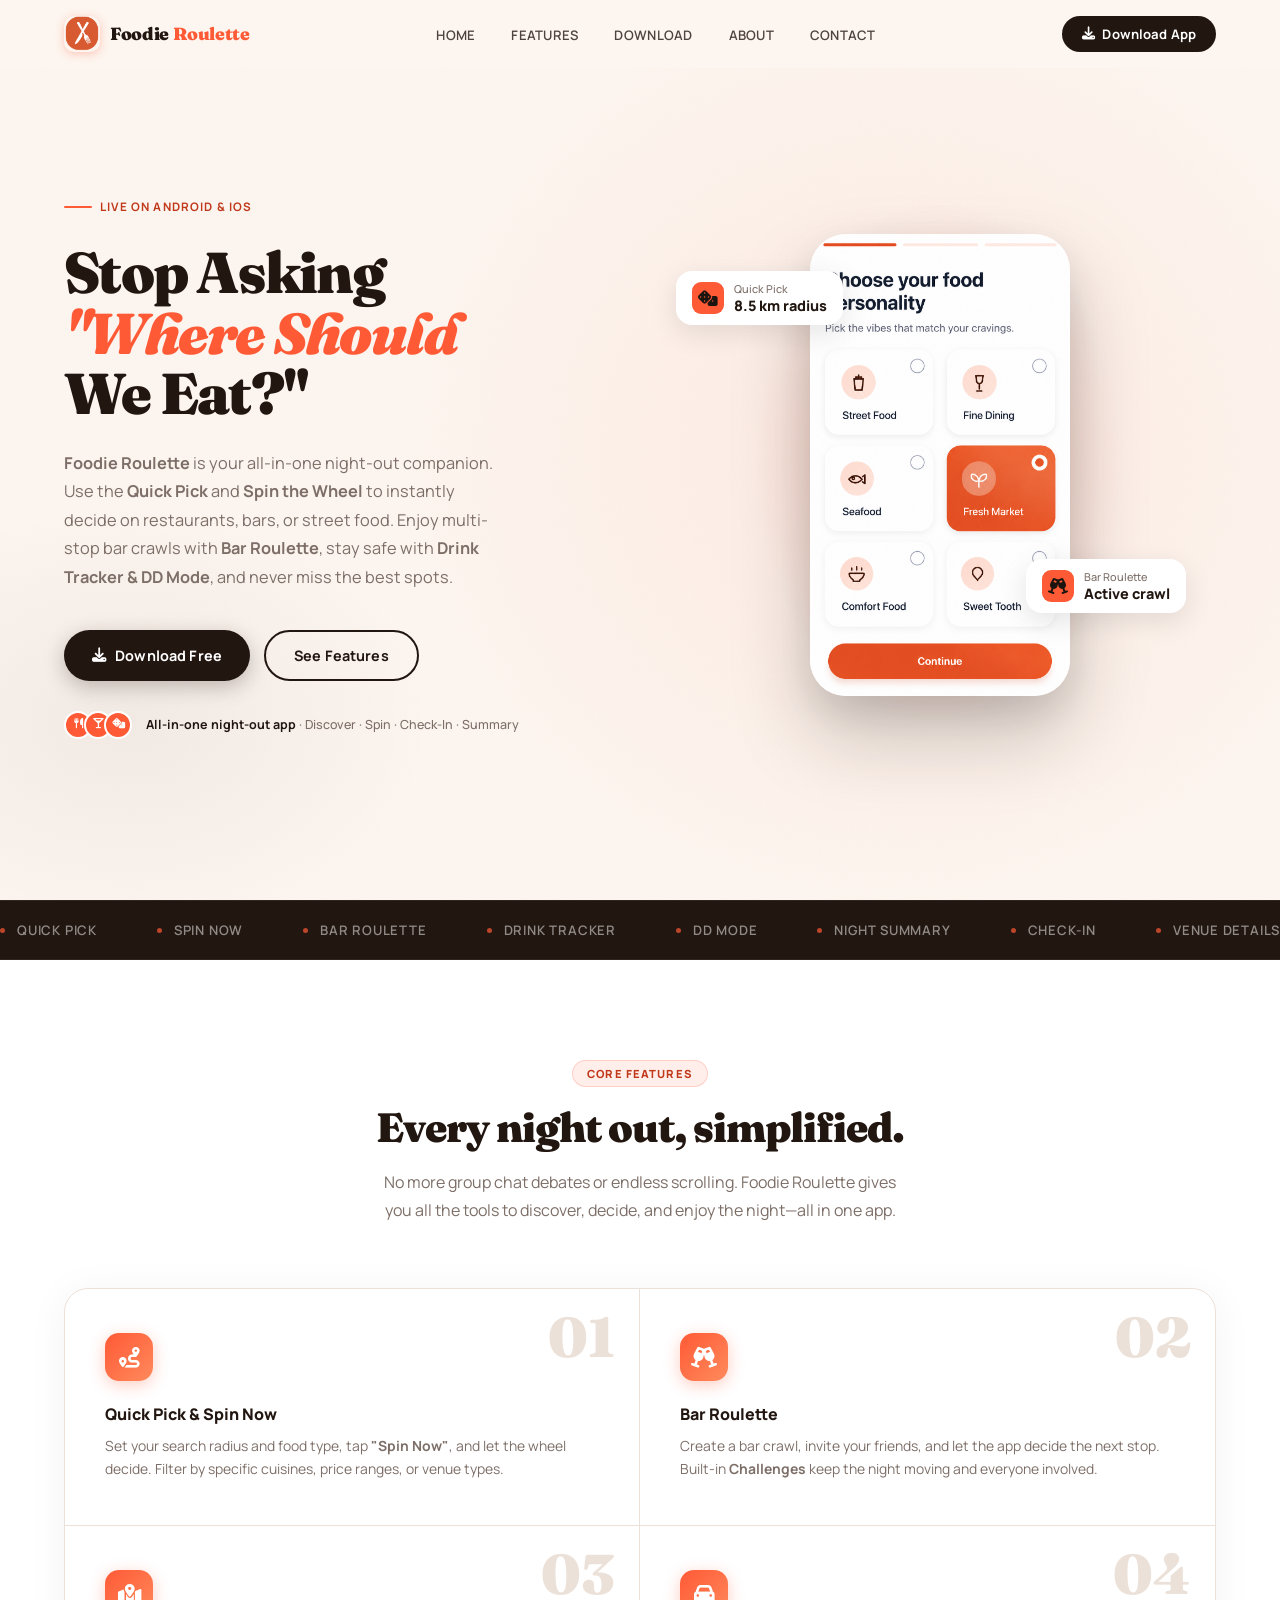
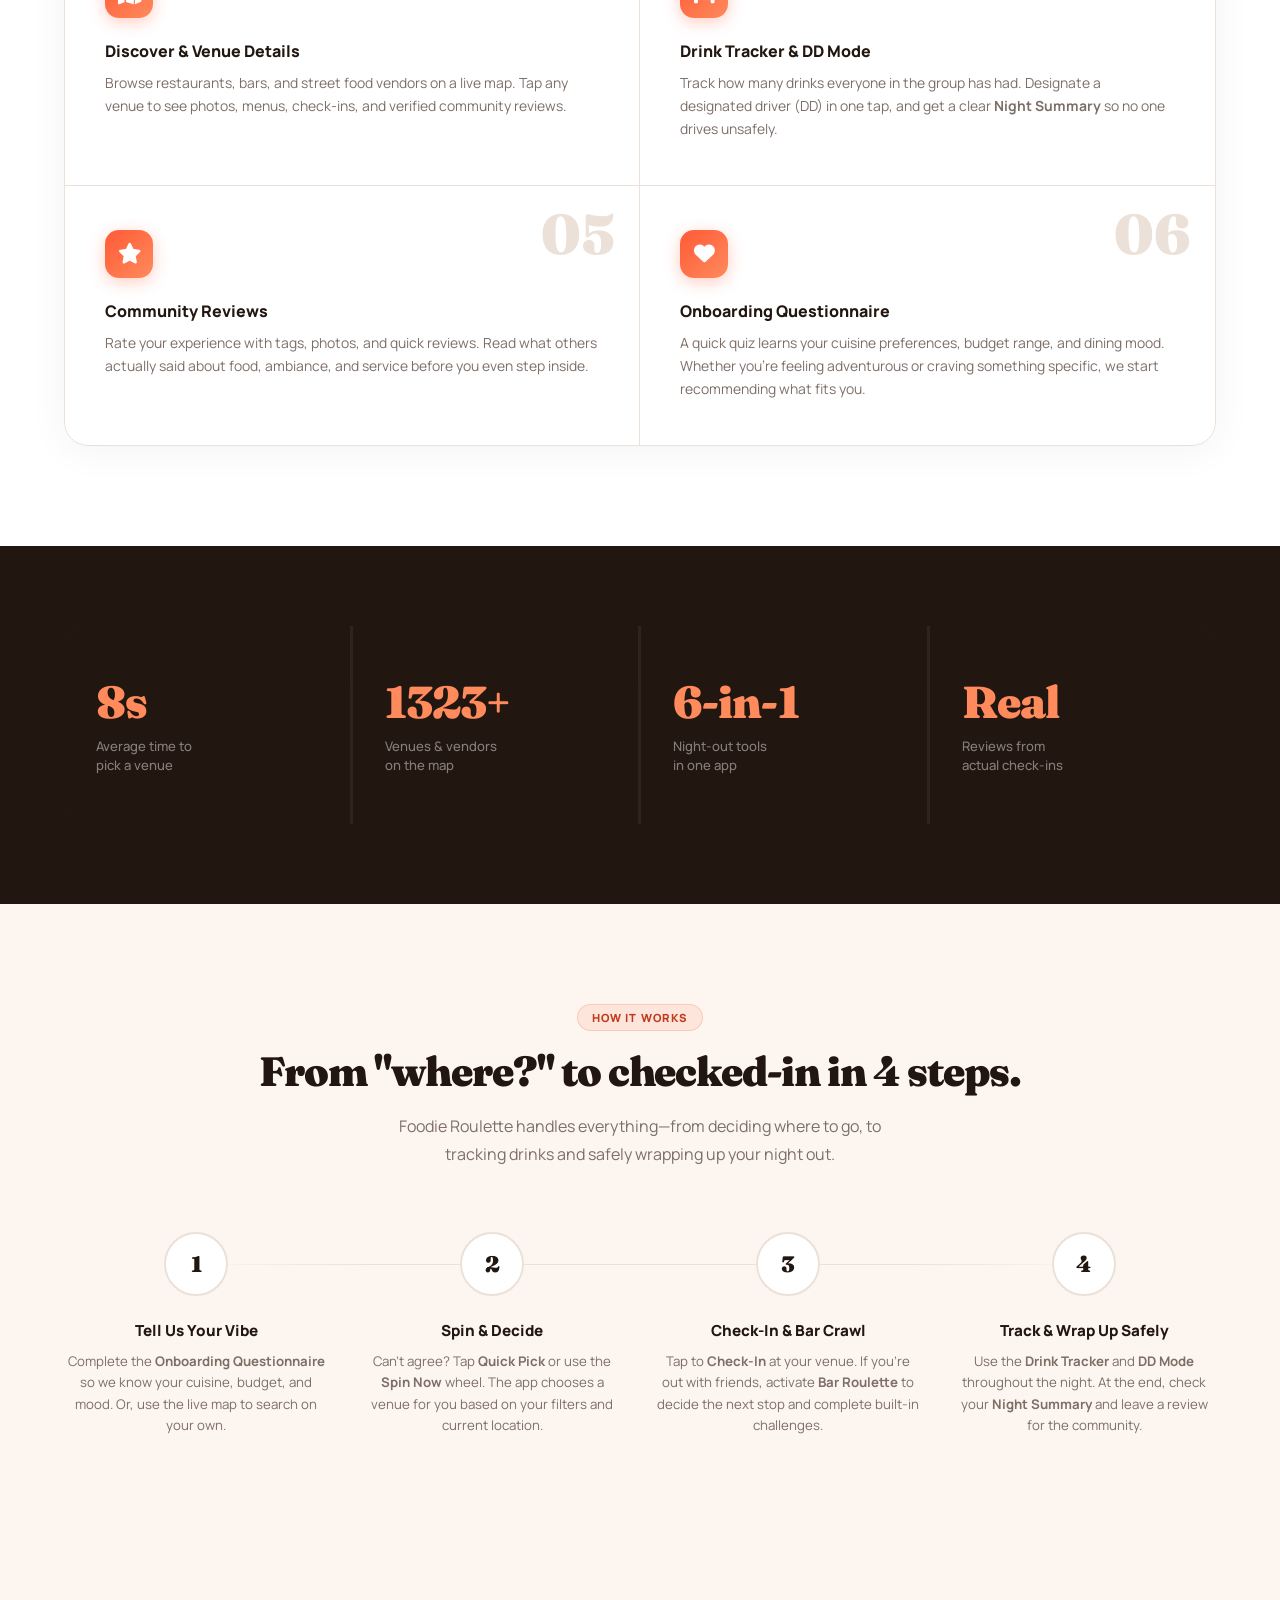
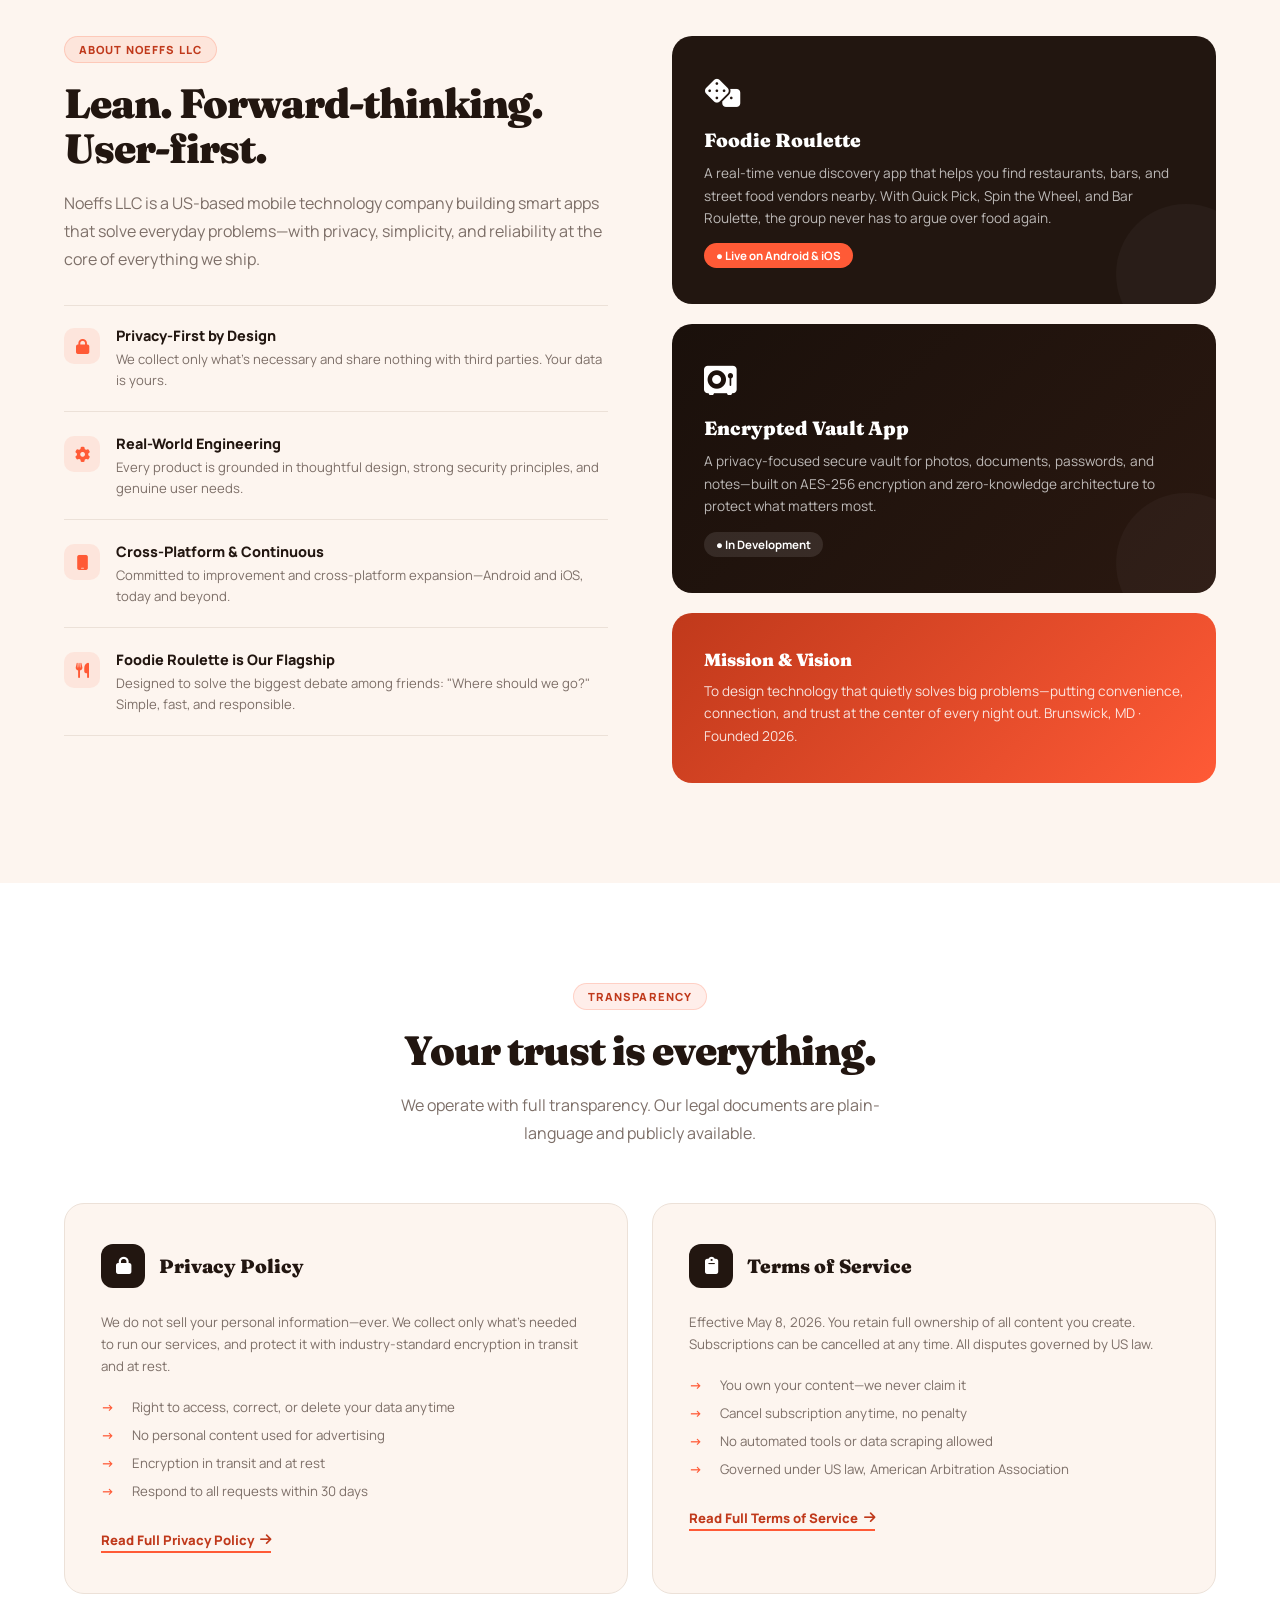
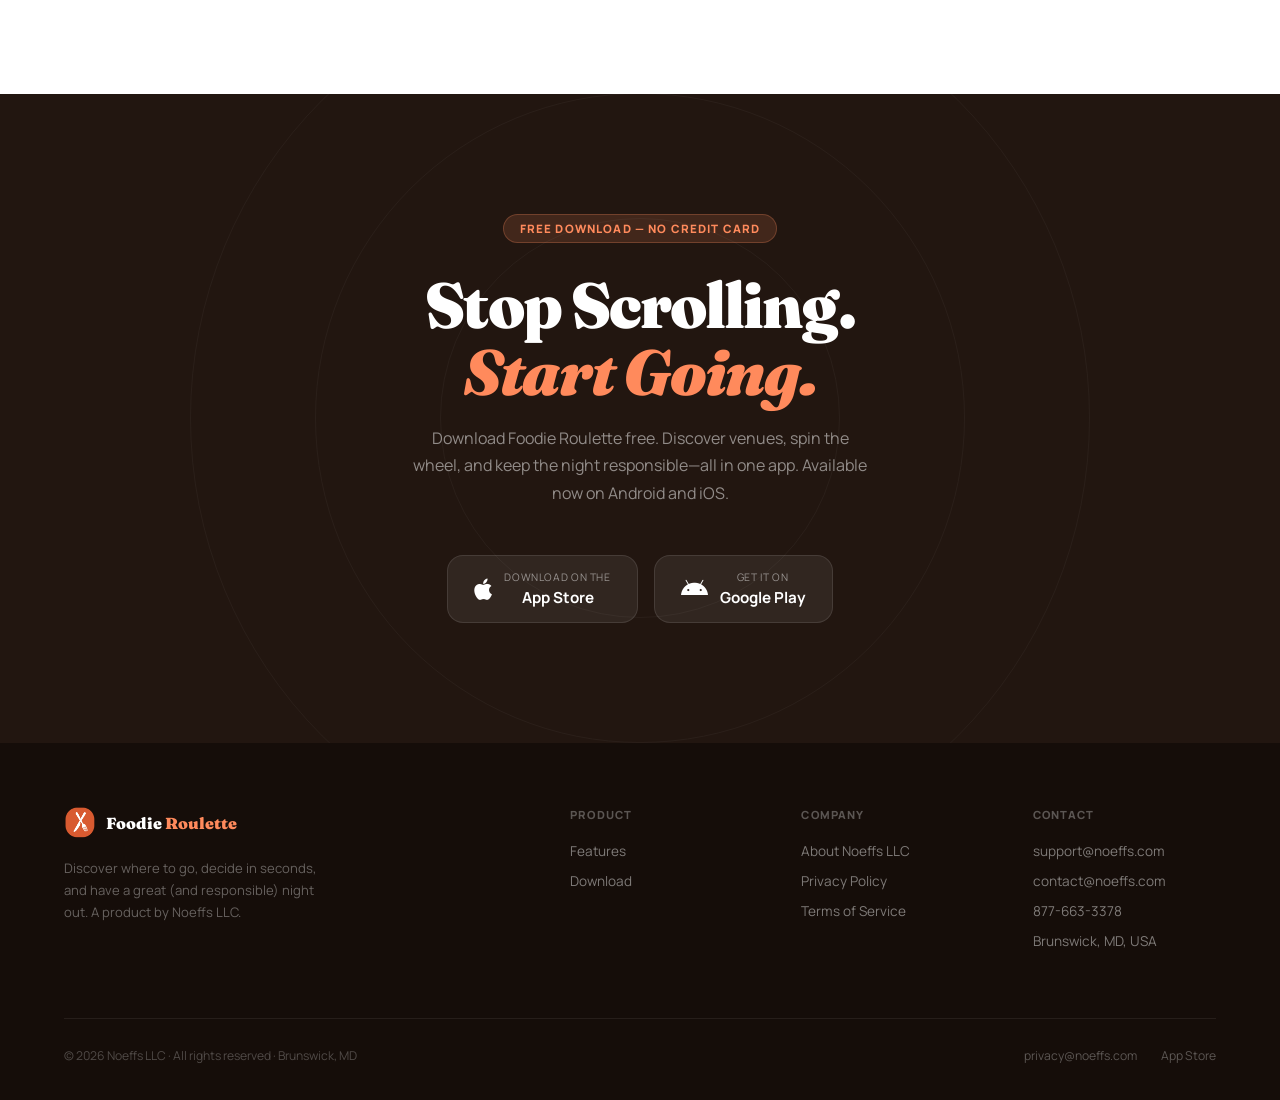
<file: index.html>
<!DOCTYPE html>
<html lang="en">

<head>
  <meta charset="UTF-8" />
  <meta name="viewport" content="width=device-width, initial-scale=1.0" />
  <title>Foodie Roulette — Discover Where To Go Tonight.</title>
  <link rel="preconnect" href="https://fonts.googleapis.com" />
  <link rel="preconnect" href="https://fonts.gstatic.com" crossorigin />
  <link
    href="https://fonts.googleapis.com/css2?family=Manrope:wght@300;400;500;600;700;800&family=Fraunces:ital,opsz,wght@0,9..144,300;0,9..144,700;0,9..144,900;1,9..144,300&display=swap"
    rel="stylesheet" />
  <link rel="stylesheet" href="https://cdnjs.cloudflare.com/ajax/libs/font-awesome/6.4.0/css/all.min.css" />
  <link rel="icon" href="./images/logo.png" alt="Foodie Roulette" />

  <style>
    /* SAME CSS AS YOUR ORIGINAL CODE - COPY YOUR EXISTING STYLES HERE */
    /* (I'm keeping your original CSS exactly as is, just updating the HTML content below) */
    *,
    *::before,
    *::after {
      box-sizing: border-box;
      margin: 0;
      padding: 0
    }

    html {
      scroll-behavior: smooth;
      font-size: 16px
    }

    body {
      font-family: 'Manrope', sans-serif;
      background: #fdf5ef;
      color: #1b140f;
      overflow-x: hidden;
      -webkit-font-smoothing: antialiased
    }

    :root {
      --g: #ff5a36;
      --g2: #ff8a5c;
      --g3: #c0391b;
      --n: #221610;
      --n2: #2f1f17;
      --off: #fdf5ef;
      --white: #ffffff;
      --muted: #7d6f68;
      --border: #ece1d8;
      --card: #ffffff;
    }

    ::-webkit-scrollbar {
      width: 6px
    }

    ::-webkit-scrollbar-track {
      background: #f3ece5
    }

    ::-webkit-scrollbar-thumb {
      background: var(--g);
      border-radius: 99px
    }

    .nav {
      position: fixed;
      top: 0;
      left: 0;
      right: 0;
      z-index: 200;
      display: flex;
      align-items: center;
      justify-content: space-between;
      padding: 0 5%;
      height: 68px;
      background: rgba(253, 245, 239, 0.88);
      backdrop-filter: blur(18px);
      -webkit-backdrop-filter: blur(18px);
      border-bottom: 1px solid transparent;
      transition: border-color .3s, box-shadow .3s;
    }

    .nav.stuck {
      border-color: var(--border);
      box-shadow: 0 2px 20px rgba(0, 0, 0, .06)
    }

    .nav-logo {
      display: flex;
      align-items: center;
      gap: 10px;
      text-decoration: none
    }

    .nav-logo img {
      width: 36px;
      height: 36px;
      border-radius: 10px;
      box-shadow: 0 2px 8px rgba(255, 90, 54, .3)
    }

    .nav-logo-text {
      font-family: 'Fraunces', serif;
      font-size: 1.1rem;
      font-weight: 900;
      color: var(--n);
      letter-spacing: -.02em
    }

    .nav-logo-text span {
      color: var(--g)
    }

    .nav-links {
      display: flex;
      gap: 36px;
      list-style: none
    }

    .nav-links a {
      text-decoration: none;
      color: var(--n);
      font-size: .82rem;
      font-weight: 600;
      letter-spacing: .02em;
      text-transform: uppercase;
      opacity: .6;
      transition: opacity .2s
    }

    .nav-links a:hover {
      opacity: 1
    }

    .nav-right {
      display: flex;
      align-items: center;
      gap: 14px
    }

    .nav-dl {
      display: flex;
      align-items: center;
      gap: 7px;
      background: var(--n);
      color: #fff;
      padding: 9px 20px;
      border-radius: 99px;
      text-decoration: none;
      font-size: .82rem;
      font-weight: 700;
      letter-spacing: .01em;
      transition: background .2s, transform .15s;
    }

    .nav-dl:hover {
      background: var(--g);
      transform: translateY(-1px)
    }

    .nav-dl svg {
      width: 14px;
      height: 14px;
      fill: #fff
    }

    .burger {
      display: none;
      flex-direction: column;
      gap: 5px;
      cursor: pointer;
      padding: 6px;
      background: none;
      border: none
    }

    .burger span {
      display: block;
      width: 22px;
      height: 2px;
      background: var(--n);
      border-radius: 2px;
      transition: .3s
    }

    .burger.open span:nth-child(1) {
      transform: translateY(7px) rotate(45deg)
    }

    .burger.open span:nth-child(2) {
      opacity: 0
    }

    .burger.open span:nth-child(3) {
      transform: translateY(-7px) rotate(-45deg)
    }

    .mobile-menu {
      display: none;
      position: fixed;
      inset: 68px 0 0;
      background: var(--white);
      z-index: 199;
      flex-direction: column;
      padding: 32px 6%;
      gap: 28px;
    }

    .mobile-menu.open {
      display: flex
    }

    .mobile-menu a {
      text-decoration: none;
      color: var(--n);
      font-size: 1.3rem;
      font-weight: 700;
      border-bottom: 1px solid var(--border);
      padding-bottom: 20px
    }

    .hero {
      min-height: 100vh;
      display: grid;
      grid-template-columns: 1fr 1fr;
      align-items: center;
      gap: 48px;
      padding: 110px 5% 80px;
      position: relative;
      overflow: hidden;
    }

    .hero-bg {
      position: absolute;
      inset: 0;
      pointer-events: none;
      background:
        radial-gradient(ellipse 60% 80% at 70% 50%, rgba(255, 90, 54, .07) 0%, transparent 65%),
        radial-gradient(ellipse 40% 40% at 10% 80%, rgba(34, 22, 16, .05) 0%, transparent 60%);
    }

    .hero-noise {
      position: absolute;
      inset: 0;
      pointer-events: none;
      opacity: .025;
      background-image: url("data:image/svg+xml,%3Csvg viewBox='0 0 256 256' xmlns='http://www.w3.org/2000/svg'%3E%3Cfilter id='n'%3E%3CfeTurbulence type='fractalNoise' baseFrequency='.9' numOctaves='4' stitchTiles='stitch'/%3E%3C/filter%3E%3Crect width='100%25' height='100%25' filter='url(%23n)'/%3E%3C/svg%3E");
      background-size: 200px 200px;
    }

    .hero-left {
      position: relative;
      z-index: 2
    }

    .hero-eyebrow {
      display: inline-flex;
      align-items: center;
      gap: 8px;
      margin-bottom: 28px;
      font-size: .73rem;
      font-weight: 700;
      letter-spacing: .1em;
      text-transform: uppercase;
      color: var(--g3);
      opacity: 0;
      animation: up .7s .1s ease forwards;
    }

    .hero-eyebrow::before {
      content: '';
      display: block;
      width: 28px;
      height: 2px;
      background: var(--g);
      border-radius: 2px;
    }

    .hero-h1 {
      font-family: 'Fraunces', serif;
      font-size: clamp(2.8rem, 4.5vw, 4.4rem);
      font-weight: 900;
      line-height: 1.05;
      color: var(--n);
      letter-spacing: -.03em;
      margin-bottom: 24px;
      opacity: 0;
      animation: up .7s .2s ease forwards;
    }

    .hero-h1 em {
      font-style: italic;
      color: var(--g)
    }

    .hero-h1 .line2 {
      display: block;
      color: var(--g)
    }

    .hero-p {
      font-size: 1.02rem;
      color: var(--muted);
      line-height: 1.75;
      max-width: 440px;
      margin-bottom: 38px;
      font-weight: 400;
      opacity: 0;
      animation: up .7s .3s ease forwards;
    }

    .hero-actions {
      display: flex;
      gap: 14px;
      flex-wrap: wrap;
      opacity: 0;
      animation: up .7s .4s ease forwards;
    }

    .btn {
      display: inline-flex;
      align-items: center;
      gap: 9px;
      padding: 14px 28px;
      border-radius: 99px;
      font-size: .9rem;
      font-weight: 700;
      text-decoration: none;
      letter-spacing: .01em;
      transition: all .22s;
      cursor: pointer;
      border: none;
    }

    .btn-dark {
      background: var(--n);
      color: #fff;
      box-shadow: 0 6px 20px rgba(34, 22, 16, .25)
    }

    .btn-dark:hover {
      background: var(--n2);
      transform: translateY(-2px);
      box-shadow: 0 12px 28px rgba(34, 22, 16, .3)
    }

    .btn-outline {
      background: transparent;
      color: var(--n);
      border: 2px solid var(--n)
    }

    .btn-outline:hover {
      background: var(--n);
      color: #fff;
      transform: translateY(-2px)
    }

    .btn-green {
      background: var(--g);
      color: #fff;
      box-shadow: 0 6px 20px rgba(255, 90, 54, .3)
    }

    .btn-green:hover {
      background: var(--g3);
      transform: translateY(-2px);
      box-shadow: 0 12px 28px rgba(255, 90, 54, .4)
    }

    .hero-trust {
      display: flex;
      align-items: center;
      gap: 14px;
      margin-top: 30px;
      opacity: 0;
      animation: up .7s .5s ease forwards;
    }

    .hero-trust-dots {
      display: flex;
      gap: -4px
    }

    .hero-trust-dots span {
      width: 28px;
      height: 28px;
      border-radius: 50%;
      border: 2px solid #fff;
      background: var(--g);
      display: inline-flex;
      align-items: center;
      justify-content: center;
      font-size: .65rem;
      font-weight: 800;
      color: #fff;
      margin-left: -8px;
    }

    .hero-trust-dots span:first-child {
      margin-left: 0
    }

    .hero-trust p {
      font-size: .78rem;
      color: var(--muted);
      font-weight: 500
    }

    .hero-trust strong {
      color: var(--n);
      font-weight: 700
    }

    .hero-right {
      position: relative;
      z-index: 2;
      display: flex;
      justify-content: center;
      align-items: center;
      opacity: 0;
      animation: up .9s .3s ease forwards;
    }

    .phone-scene {
      position: relative;
      width: 300px
    }

    .phone-glow {
      position: absolute;
      inset: -40px;
      background: radial-gradient(ellipse at center, rgba(255, 90, 54, .2) 0%, transparent 70%);
      border-radius: 50%;
      animation: pulse 4s ease-in-out infinite;
    }

    @keyframes pulse {

      0%,
      100% {
        transform: scale(1);
        opacity: .6
      }

      50% {
        transform: scale(1.1);
        opacity: 1
      }
    }

    .phone-frame {
      position: relative;
      width: 260px;
      margin: 0 auto;
      animation: drift 7s ease-in-out infinite;
    }

    @keyframes drift {

      0%,
      100% {
        transform: translateY(0) rotate(-1.5deg)
      }

      50% {
        transform: translateY(-18px) rotate(1.5deg)
      }
    }

    .phone-frame img {
      width: 100%;
      border-radius: 36px;
      box-shadow:
        0 40px 80px rgba(34, 22, 16, .22),
        0 16px 40px rgba(0, 0, 0, .1),
        inset 0 0 0 1px rgba(255, 255, 255, .15);
      display: block;
    }

    .bubble {
      position: absolute;
      background: #fff;
      border-radius: 16px;
      box-shadow: 0 8px 28px rgba(0, 0, 0, .1);
      padding: 10px 16px;
      white-space: nowrap;
      display: flex;
      align-items: center;
      gap: 10px;
    }

    .bubble .icon {
      width: 32px;
      height: 32px;
      border-radius: 9px;
      background: var(--g);
      display: flex;
      align-items: center;
      justify-content: center;
      font-size: 1rem
    }

    .bubble .b-label {
      font-size: .68rem;
      color: var(--muted);
      font-weight: 500
    }

    .bubble .b-val {
      font-size: .9rem;
      font-weight: 800;
      color: var(--n)
    }

    .b1 {
      top: 8%;
      left: -38%;
      animation: bdrift 5s ease-in-out infinite
    }

    .b2 {
      bottom: 18%;
      right: -32%;
      animation: bdrift 6s 1s ease-in-out infinite reverse
    }

    @keyframes bdrift {

      0%,
      100% {
        transform: translateY(0)
      }

      50% {
        transform: translateY(-8px)
      }
    }

    .marquee-wrap {
      overflow: hidden;
      padding: 20px 0;
      background: var(--n);
      border-top: 1px solid rgba(255, 255, 255, .06);
      border-bottom: 1px solid rgba(255, 255, 255, .06);
    }

    .marquee-track {
      display: flex;
      gap: 60px;
      width: max-content;
      animation: marquee 22s linear infinite;
    }

    .marquee-item {
      display: flex;
      align-items: center;
      gap: 12px;
      color: rgba(255, 255, 255, .5);
      font-size: .82rem;
      font-weight: 600;
      letter-spacing: .06em;
      text-transform: uppercase;
      white-space: nowrap;
    }

    .marquee-dot {
      width: 5px;
      height: 5px;
      border-radius: 50%;
      background: var(--g);
      opacity: .7;
      flex-shrink: 0
    }

    @keyframes marquee {
      0% {
        transform: translateX(0)
      }

      100% {
        transform: translateX(-50%)
      }
    }

    section {
      padding: 100px 5%
    }

    .s-tag {
      display: inline-block;
      background: rgba(255, 90, 54, .1);
      color: var(--g3);
      padding: 5px 14px;
      border-radius: 99px;
      font-size: .7rem;
      font-weight: 800;
      text-transform: uppercase;
      letter-spacing: .1em;
      margin-bottom: 18px;
      border: 1px solid rgba(255, 90, 54, .2);
    }

    .s-title {
      font-family: 'Fraunces', serif;
      font-size: clamp(1.9rem, 3.2vw, 3rem);
      font-weight: 900;
      color: var(--n);
      line-height: 1.1;
      letter-spacing: -.025em;
      margin-bottom: 18px;
    }

    .s-sub {
      font-size: 1rem;
      color: var(--muted);
      line-height: 1.75;
      max-width: 540px
    }

    .center {
      text-align: center
    }

    .center .s-sub {
      margin: 0 auto
    }

    #features {
      background: #fff
    }

    .feat-grid {
      display: grid;
      grid-template-columns: 1fr 1fr;
      gap: 0;
      border: 1px solid var(--border);
      border-radius: 24px;
      overflow: hidden;
      margin-top: 64px;
      box-shadow: 0 4px 40px rgba(0, 0, 0, .05);
    }

    .feat-item {
      padding: 44px 40px;
      border-right: 1px solid var(--border);
      border-bottom: 1px solid var(--border);
      position: relative;
      overflow: hidden;
      transition: background .3s;
    }

    .feat-item:nth-child(even) {
      border-right: none
    }

    .feat-item:nth-child(5),
    .feat-item:nth-child(6) {
      border-bottom: none
    }

    .feat-item:hover {
      background: rgba(255, 90, 54, .03)
    }

    .feat-num {
      position: absolute;
      top: 20px;
      right: 24px;
      font-family: 'Fraunces', serif;
      font-size: 3.5rem;
      font-weight: 900;
      color: var(--border);
      line-height: 1;
      pointer-events: none;
    }

    .feat-icon-wrap {
      width: 48px;
      height: 48px;
      border-radius: 14px;
      background: linear-gradient(135deg, var(--g), var(--g2));
      display: flex;
      align-items: center;
      justify-content: center;
      font-size: 1.3rem;
      margin-bottom: 22px;
      box-shadow: 0 4px 16px rgba(255, 90, 54, .3);
    }

    .feat-name {
      font-size: 1rem;
      font-weight: 800;
      color: var(--n);
      margin-bottom: 10px
    }

    .feat-desc {
      font-size: .87rem;
      color: var(--muted);
      line-height: 1.65
    }

    .nums-section {
      background: var(--n);
      padding: 80px 5%;
    }

    .nums-grid {
      display: grid;
      grid-template-columns: repeat(4, 1fr);
      gap: 2px;
      background: rgba(255, 255, 255, .06);
      border-radius: 20px;
      overflow: hidden;
    }

    .num-block {
      padding: 48px 32px;
      background: var(--n);
      display: flex;
      flex-direction: column;
      gap: 8px;
      border-right: 1px solid rgba(255, 255, 255, .06);
    }

    .num-block:last-child {
      border-right: none
    }

    .num-val {
      font-family: 'Fraunces', serif;
      font-size: clamp(2.2rem, 3.5vw, 3.4rem);
      font-weight: 900;
      color: var(--g2);
      letter-spacing: -.02em;
    }

    .num-label {
      font-size: .82rem;
      color: rgba(255, 255, 255, .45);
      font-weight: 500;
      line-height: 1.5
    }

    #how {
      background: var(--off)
    }

    .steps-row {
      display: grid;
      grid-template-columns: repeat(4, 1fr);
      gap: 32px;
      margin-top: 64px;
      position: relative;
    }

    .steps-row::before {
      content: '';
      position: absolute;
      top: 32px;
      left: 10%;
      right: 10%;
      height: 1px;
      background: linear-gradient(90deg, transparent, var(--border) 20%, var(--border) 80%, transparent);
    }

    .step {
      text-align: center;
      position: relative
    }

    .step-num {
      width: 64px;
      height: 64px;
      border-radius: 50%;
      border: 2px solid var(--border);
      background: var(--white);
      display: flex;
      align-items: center;
      justify-content: center;
      margin: 0 auto 24px;
      font-family: 'Fraunces', serif;
      font-size: 1.4rem;
      font-weight: 900;
      color: var(--n);
      position: relative;
      z-index: 2;
      transition: all .3s;
    }

    .step:hover .step-num {
      background: var(--g);
      border-color: var(--g);
      color: #fff;
      transform: scale(1.1)
    }

    .step-title {
      font-size: .95rem;
      font-weight: 800;
      color: var(--n);
      margin-bottom: 10px
    }

    .step-desc {
      font-size: .83rem;
      color: var(--muted);
      line-height: 1.6
    }

    #compare {
      background: #fff
    }

    .tbl-wrap {
      overflow-x: auto;
      border-radius: 20px;
      box-shadow: 0 4px 40px rgba(0, 0, 0, .07);
      margin-top: 56px
    }

    table {
      width: 100%;
      border-collapse: collapse
    }

    thead tr {
      background: var(--n)
    }

    th {
      padding: 20px 22px;
      font-size: .78rem;
      font-weight: 700;
      text-align: center;
      color: rgba(255, 255, 255, .6);
      letter-spacing: .06em;
      text-transform: uppercase
    }

    th:first-child {
      text-align: left
    }

    th.hl {
      background: var(--g);
      color: #fff
    }

    tbody tr {
      border-bottom: 1px solid var(--border);
      transition: background .2s
    }

    tbody tr:last-child {
      border: none
    }

    tbody tr:hover {
      background: #fdf9f6
    }

    td {
      padding: 16px 22px;
      font-size: .86rem;
      text-align: center;
      color: var(--muted)
    }

    td:first-child {
      text-align: left;
      font-weight: 700;
      color: var(--n)
    }

    td.hl-cell {
      background: rgba(255, 90, 54, .05)
    }

    .ck {
      color: var(--g);
      font-weight: 800;
      font-size: .9rem
    }

    .no {
      color: #ddd0c5;
      font-size: .9rem
    }

    .pt {
      color: #e8a020;
      font-size: .75rem;
      font-weight: 700
    }

    #about {
      background: var(--off)
    }

    .about-2col {
      display: grid;
      grid-template-columns: 1fr 1fr;
      gap: 64px;
      align-items: start
    }

    .values-list {
      margin-top: 32px;
      display: flex;
      flex-direction: column;
      gap: 2px
    }

    .value-row {
      display: flex;
      align-items: flex-start;
      gap: 16px;
      padding: 20px 0;
      border-bottom: 1px solid var(--border);
    }

    .value-row:first-child {
      border-top: 1px solid var(--border)
    }

    .v-icon {
      width: 36px;
      height: 36px;
      border-radius: 10px;
      background: rgba(255, 90, 54, .1);
      display: flex;
      align-items: center;
      justify-content: center;
      font-size: .95rem;
      flex-shrink: 0;
      margin-top: 2px
    }

    .v-title {
      font-size: .9rem;
      font-weight: 800;
      color: var(--n);
      margin-bottom: 4px
    }

    .v-desc {
      font-size: .82rem;
      color: var(--muted);
      line-height: 1.6
    }

    .about-card-col {
      display: flex;
      flex-direction: column;
      gap: 20px
    }

    .a-card {
      background: var(--n);
      border-radius: 20px;
      padding: 36px 32px;
      color: #fff;
      position: relative;
      overflow: hidden;
    }

    .a-card::after {
      content: '';
      position: absolute;
      bottom: -40px;
      right: -40px;
      width: 140px;
      height: 140px;
      border-radius: 50%;
      background: rgba(255, 255, 255, .03);
    }

    .a-card-icon {
      font-size: 1.8rem;
      margin-bottom: 16px
    }

    .a-card-title {
      font-family: 'Fraunces', serif;
      font-size: 1.2rem;
      font-weight: 900;
      margin-bottom: 10px
    }

    .a-card-desc {
      font-size: .85rem;
      line-height: 1.65;
      opacity: .7
    }

    .a-badge {
      display: inline-flex;
      align-items: center;
      gap: 6px;
      background: var(--g);
      color: #fff;
      padding: 5px 12px;
      border-radius: 99px;
      font-size: .72rem;
      font-weight: 700;
      margin-top: 14px;
    }

    .a-badge.dim {
      background: rgba(255, 255, 255, .1)
    }

    .a-card2 {
      background: linear-gradient(135deg, var(--g3), var(--g));
      border-radius: 20px;
      padding: 36px 32px;
      color: #fff;
    }

    .a-card2-title {
      font-family: 'Fraunces', serif;
      font-size: 1.1rem;
      font-weight: 900;
      margin-bottom: 10px
    }

    .a-card2-desc {
      font-size: .85rem;
      line-height: 1.65;
      opacity: .85
    }

    #legal {
      background: #fff
    }

    .legal-2 {
      display: grid;
      grid-template-columns: 1fr 1fr;
      gap: 24px;
      margin-top: 56px
    }

    .leg-card {
      background: var(--off);
      border-radius: 20px;
      padding: 40px 36px;
      border: 1px solid var(--border);
      transition: border-color .25s, box-shadow .25s;
    }

    .leg-card:hover {
      border-color: rgba(255, 90, 54, .3);
      box-shadow: 0 8px 32px rgba(0, 0, 0, .06)
    }

    .leg-top {
      display: flex;
      align-items: center;
      gap: 14px;
      margin-bottom: 24px
    }

    .leg-ico {
      width: 44px;
      height: 44px;
      border-radius: 12px;
      background: var(--n);
      display: flex;
      align-items: center;
      justify-content: center;
      font-size: 1.1rem
    }

    .leg-head {
      font-family: 'Fraunces', serif;
      font-size: 1.2rem;
      font-weight: 900;
      color: var(--n)
    }

    .leg-sub {
      font-size: .83rem;
      color: var(--muted);
      line-height: 1.65;
      margin-bottom: 20px
    }

    .leg-points {
      list-style: none;
      display: flex;
      flex-direction: column;
      gap: 10px;
      margin-bottom: 28px
    }

    .leg-points li {
      display: flex;
      gap: 10px;
      font-size: .83rem;
      color: var(--muted)
    }

    .leg-points li::before {
      content: '→';
      color: var(--g);
      font-weight: 700;
      flex-shrink: 0;
      margin-right: 8px
    }

    .leg-btn {
      display: inline-flex;
      align-items: center;
      gap: 6px;
      color: var(--g3);
      font-size: .82rem;
      font-weight: 800;
      text-decoration: none;
      border-bottom: 2px solid var(--g);
      padding-bottom: 2px;
      transition: gap .2s;
    }

    .leg-btn:hover {
      gap: 12px
    }

    #cta {
      background: var(--n);
      padding: 120px 5%;
      text-align: center;
      position: relative;
      overflow: hidden;
    }

    .cta-ring {
      position: absolute;
      border-radius: 50%;
      border: 1px solid rgba(255, 255, 255, .04);
      pointer-events: none;
      top: 50%;
      left: 50%;
      transform: translate(-50%, -50%);
    }

    .cta-ring1 {
      width: 400px;
      height: 400px
    }

    .cta-ring2 {
      width: 650px;
      height: 650px
    }

    .cta-ring3 {
      width: 900px;
      height: 900px
    }

    .cta-tag {
      display: inline-block;
      background: rgba(255, 138, 92, .15);
      color: var(--g2);
      padding: 6px 16px;
      border-radius: 99px;
      font-size: .72rem;
      font-weight: 800;
      text-transform: uppercase;
      letter-spacing: .1em;
      margin-bottom: 28px;
      border: 1px solid rgba(255, 138, 92, .25);
    }

    .cta-h {
      font-family: 'Fraunces', serif;
      font-size: clamp(2.4rem, 5vw, 4rem);
      font-weight: 900;
      color: #fff;
      letter-spacing: -.03em;
      line-height: 1.05;
      margin-bottom: 20px;
    }

    .cta-h em {
      font-style: italic;
      color: var(--g2)
    }

    .cta-p {
      font-size: 1rem;
      color: rgba(255, 255, 255, .5);
      max-width: 460px;
      margin: 0 auto 48px;
      line-height: 1.7
    }

    .store-row {
      display: flex;
      gap: 16px;
      justify-content: center;
      flex-wrap: wrap
    }

    .store-btn {
      display: inline-flex;
      align-items: center;
      gap: 12px;
      background: rgba(255, 255, 255, .07);
      color: #fff;
      padding: 14px 26px;
      border-radius: 16px;
      text-decoration: none;
      border: 1px solid rgba(255, 255, 255, .1);
      transition: all .22s;
    }

    .store-btn:hover {
      background: rgba(255, 255, 255, .13);
      border-color: rgba(255, 255, 255, .2);
      transform: translateY(-3px)
    }

    .store-ico {
      font-size: 1.5rem
    }

    .store-label small {
      display: block;
      font-size: .65rem;
      opacity: .5;
      text-transform: uppercase;
      letter-spacing: .06em;
      margin-bottom: 2px
    }

    .store-label strong {
      font-size: .95rem;
      font-weight: 700
    }

    footer {
      background: #150d09;
      color: #fff;
      padding: 64px 5% 36px;
    }

    .ft-top {
      display: grid;
      grid-template-columns: 2.5fr 1fr 1fr 1fr;
      gap: 48px;
      margin-bottom: 56px
    }

    .ft-brand {}

    .ft-logo {
      display: flex;
      align-items: center;
      gap: 10px;
      margin-bottom: 18px
    }

    .ft-logo img {
      width: 32px;
      height: 32px;
      border-radius: 9px
    }

    .ft-logo span {
      font-family: 'Fraunces', serif;
      font-size: 1rem;
      font-weight: 900;
      color: #fff
    }

    .ft-logo span em {
      color: var(--g2);
      font-style: normal
    }

    .ft-tagline {
      font-size: .82rem;
      color: rgba(255, 255, 255, .35);
      line-height: 1.7;
      max-width: 260px
    }

    .ft-col h5 {
      font-size: .7rem;
      font-weight: 800;
      text-transform: uppercase;
      letter-spacing: .1em;
      color: rgba(255, 255, 255, .3);
      margin-bottom: 20px
    }

    .ft-col a {
      display: block;
      text-decoration: none;
      font-size: .85rem;
      color: rgba(255, 255, 255, .45);
      margin-bottom: 12px;
      transition: color .2s
    }

    .ft-col a:hover {
      color: var(--g2)
    }

    .ft-bottom {
      display: flex;
      justify-content: space-between;
      align-items: center;
      flex-wrap: wrap;
      gap: 14px;
      border-top: 1px solid rgba(255, 255, 255, .07);
      padding-top: 28px;
    }

    .ft-copy {
      font-size: .76rem;
      color: rgba(255, 255, 255, .25)
    }

    .ft-contact {
      display: flex;
      gap: 24px
    }

    .ft-contact a {
      text-decoration: none;
      font-size: .76rem;
      color: rgba(255, 255, 255, .3);
      transition: color .2s
    }

    .ft-contact a:hover {
      color: var(--g2)
    }

    .reveal {
      opacity: 0;
      transform: translateY(36px);
      transition: opacity .65s ease, transform .65s ease
    }

    .reveal.in {
      opacity: 1;
      transform: none
    }

    @keyframes up {
      from {
        opacity: 0;
        transform: translateY(28px)
      }

      to {
        opacity: 1;
        transform: none
      }
    }

    @media(max-width:960px) {
      .hero {
        grid-template-columns: 1fr;
        text-align: center;
        padding: 100px 6% 70px
      }

      .hero-p {
        margin: 0 auto 38px
      }

      .hero-actions {
        justify-content: center
      }

      .hero-trust {
        justify-content: center
      }

      .hero-right {
        order: 2;
        margin-top: 16px
      }

      .b1,
      .b2 {
        display: none
      }

      .phone-scene {
        width: 220px
      }

      .phone-frame {
        width: 200px
      }

      .feat-grid {
        grid-template-columns: 1fr
      }

      .feat-item:nth-child(even) {
        border-right: 1px solid var(--border)
      }

      .feat-item:nth-child(5) {
        border-bottom: 1px solid var(--border)
      }

      .feat-item:nth-child(6) {
        border-bottom: none
      }

      .nums-grid {
        grid-template-columns: repeat(2, 1fr)
      }

      .steps-row {
        grid-template-columns: repeat(2, 1fr)
      }

      .steps-row::before {
        display: none
      }

      .about-2col {
        grid-template-columns: 1fr
      }

      .legal-2 {
        grid-template-columns: 1fr
      }

      .ft-top {
        grid-template-columns: 1fr 1fr
      }

      .nav-links {
        display: none
      }

      .burger {
        display: flex
      }

      .nav-dl {
        display: none
      }
    }

    @media(max-width:600px) {
      .nums-grid {
        grid-template-columns: repeat(2, 1fr)
      }

      .num-block {
        padding: 32px 20px
      }

      .steps-row {
        grid-template-columns: 1fr
      }

      .ft-top {
        grid-template-columns: 1fr
      }

      .ft-bottom {
        flex-direction: column;
        text-align: center
      }
    }

    .nav-logo {
      opacity: 0;
      transform: translateY(-8px) scale(.98);
      transition: transform .6s cubic-bezier(.2, .8, .2, 1), opacity .6s
    }

    .nav.loaded .nav-logo {
      opacity: 1;
      transform: none
    }

    .nav-links a {
      opacity: 0;
      transform: translateY(-6px);
      transition: opacity .45s ease, transform .45s ease
    }

    .nav.loaded .nav-links a {
      opacity: .8;
      transform: none
    }

    .btn {
      transition: transform .15s ease, box-shadow .15s ease
    }

    .btn:active {
      transform: translateY(1px) scale(.99)
    }

    .bubble {
      opacity: 0;
      transform: translateY(8px) scale(.98);
      transition: opacity .6s cubic-bezier(.2, .8, .2, 1), transform .6s
    }

    .bubble.pop-anim {
      animation: popIn .6s cubic-bezier(.2, .8, .2, 1) forwards
    }

    .feat-icon-wrap {
      transition: transform .35s ease
    }

    .feat-item:hover .feat-icon-wrap {
      transform: translateY(-6px) rotate(-6deg) scale(1.03)
    }

    @keyframes popIn {
      0% {
        opacity: 0;
        transform: scale(.9) translateY(12px)
      }

      60% {
        transform: scale(1.03) translateY(-6px)
      }

      100% {
        opacity: 1;
        transform: none
      }
    }
  </style>
</head>

<body>

  <!-- NAV -->
  <nav class="nav" id="nav">
    <a href="index.html" class="nav-logo">
      <img src="./images/logo.png" alt="Foodie Roulette" />
      <span class="nav-logo-text">Foodie <span>Roulette</span></span>
    </a>
    <ul class="nav-links">
      <li><a href="index.html">Home</a></li>
      <li><a href="features.html">Features</a></li>
      <li><a href="download.html">Download</a></li>
      <li><a href="about.html">About</a></li>
      <li><a href="contact.html">Contact</a></li>
    </ul>
    <div class="nav-right">
      <a href="download.html" class="nav-dl">
        <i class="fas fa-download"></i>
        Download App
      </a>
      <button class="burger" id="burger" aria-label="Menu">
        <span></span><span></span><span></span>
      </button>
    </div>
  </nav>

  <div class="mobile-menu" id="mobileMenu">
    <a href="features.html" onclick="closeMenu()">Features</a>
    <a href="how.html" onclick="closeMenu()">How it Works</a>
    <a href="compare.html" onclick="closeMenu()">Compare</a>
    <a href="about.html" onclick="closeMenu()">About</a>
    <a href="contact.html" onclick="closeMenu()">Contact</a>
    <a href="download.html" onclick="closeMenu()" style="color:var(--g)">Download Free <i
        class="fas fa-arrow-right"></i></a>
  </div>

  <!-- HERO -->
  <section class="hero">
    <div class="hero-bg"></div>
    <div class="hero-noise"></div>
    <div class="hero-left">
      <p class="hero-eyebrow">Live on Android &amp; iOS</p>
      <h1 class="hero-h1">
        Stop Asking<br />
        <em>"Where Should</em><br />
        We Eat?"
      </h1>
      <p class="hero-p"><strong>Foodie Roulette</strong> is your all-in-one night-out companion. Use the <strong>Quick
          Pick</strong> and <strong>Spin the Wheel</strong> to instantly decide on restaurants, bars, or street food.
        Enjoy multi-stop bar crawls with <strong>Bar Roulette</strong>, stay safe with <strong>Drink Tracker & DD
          Mode</strong>, and never miss the best spots.</p>
      <div class="hero-actions">
        <a href="download.html" class="btn btn-dark">
          <i class="fas fa-download"></i>
          Download Free
        </a>
        <a href="features.html" class="btn btn-outline">See Features</a>
      </div>
      <div class="hero-trust">
        <div class="hero-trust-dots">
          <span><i class="fas fa-utensils"></i></span><span><i class="fas fa-martini-glass"></i></span><span><i
              class="fas fa-dice"></i></span>
        </div>
        <p><strong>All-in-one night-out app</strong> · Discover · Spin · Check-In · Summary</p>
      </div>
    </div>
    <div class="hero-right">
      <div class="phone-scene">
        <div class="phone-glow"></div>
        <div class="phone-frame">
          <img src="./images/home_screen.png" alt="Foodie Roulette">
        </div>
        <div class="bubble b1">
          <div class="icon"><i class="fas fa-dice"></i></div>
          <div>
            <div class="b-label">Quick Pick</div>
            <div class="b-val">8.5 km radius</div>
          </div>
        </div>
        <div class="bubble b2">
          <div class="icon"><i class="fas fa-glass-cheers"></i></div>
          <div>
            <div class="b-label">Bar Roulette</div>
            <div class="b-val">Active crawl</div>
          </div>
        </div>
      </div>
    </div>
  </section>

  <!-- MARQUEE -->
  <div class="marquee-wrap">
    <div class="marquee-track" id="mtrack">
      <div class="marquee-item"><span class="marquee-dot"></span>Quick Pick</div>
      <div class="marquee-item"><span class="marquee-dot"></span>Spin Now</div>
      <div class="marquee-item"><span class="marquee-dot"></span>Bar Roulette</div>
      <div class="marquee-item"><span class="marquee-dot"></span>Drink Tracker</div>
      <div class="marquee-item"><span class="marquee-dot"></span>DD Mode</div>
      <div class="marquee-item"><span class="marquee-dot"></span>Night Summary</div>
      <div class="marquee-item"><span class="marquee-dot"></span>Check-In</div>
      <div class="marquee-item"><span class="marquee-dot"></span>Venue Details</div>
      <div class="marquee-item"><span class="marquee-dot"></span>Street Food Vendor</div>
      <div class="marquee-item"><span class="marquee-dot"></span>Roulette Challenges</div>
      <!-- duplicate for seamless loop -->
      <div class="marquee-item"><span class="marquee-dot"></span>Quick Pick</div>
      <div class="marquee-item"><span class="marquee-dot"></span>Spin Now</div>
      <div class="marquee-item"><span class="marquee-dot"></span>Bar Roulette</div>
      <div class="marquee-item"><span class="marquee-dot"></span>Drink Tracker</div>
      <div class="marquee-item"><span class="marquee-dot"></span>DD Mode</div>
      <div class="marquee-item"><span class="marquee-dot"></span>Night Summary</div>
      <div class="marquee-item"><span class="marquee-dot"></span>Check-In</div>
      <div class="marquee-item"><span class="marquee-dot"></span>Venue Details</div>
      <div class="marquee-item"><span class="marquee-dot"></span>Street Food Vendor</div>
      <div class="marquee-item"><span class="marquee-dot"></span>Roulette Challenges</div>
    </div>
  </div>

  <!-- FEATURES -->
  <section id="features">
    <div class="reveal center">
      <p class="s-tag">Core Features</p>
      <h2 class="s-title">Every night out, simplified.</h2>
      <p class="s-sub">No more group chat debates or endless scrolling. Foodie Roulette gives you all the tools to
        discover, decide, and enjoy the night—all in one app.</p>
    </div>
    <div class="feat-grid">
      <div class="feat-item reveal">
        <span class="feat-num">01</span>
        <div class="feat-icon-wrap"><i class="fas fa-route" style="color: white;"></i></div>
        <div class="feat-name">Quick Pick & Spin Now</div>
        <p class="feat-desc">Set your search radius and food type, tap <strong>"Spin Now"</strong>, and let the wheel
          decide. Filter by specific cuisines, price ranges, or venue types.</p>
      </div>
      <div class="feat-item reveal">
        <span class="feat-num">02</span>
        <div class="feat-icon-wrap"><i class="fas fa-glass-cheers" style="color: white;"></i></div>
        <div class="feat-name">Bar Roulette</div>
        <p class="feat-desc">Create a bar crawl, invite your friends, and let the app decide the next stop. Built-in
          <strong>Challenges</strong> keep the night moving and everyone involved.</p>
      </div>
      <div class="feat-item reveal">
        <span class="feat-num">03</span>
        <div class="feat-icon-wrap"><i class="fas fa-map-marked-alt" style="color: white;"></i></div>
        <div class="feat-name">Discover & Venue Details</div>
        <p class="feat-desc">Browse restaurants, bars, and street food vendors on a live map. Tap any venue to see
          photos, menus, check-ins, and verified community reviews.</p>
      </div>
      <div class="feat-item reveal">
        <span class="feat-num">04</span>
        <div class="feat-icon-wrap"><i class="fas fa-car" style="color: white;"></i></div>
        <div class="feat-name">Drink Tracker & DD Mode</div>
        <p class="feat-desc">Track how many drinks everyone in the group has had. Designate a designated driver (DD) in
          one tap, and get a clear <strong>Night Summary</strong> so no one drives unsafely.</p>
      </div>
      <div class="feat-item reveal">
        <span class="feat-num">05</span>
        <div class="feat-icon-wrap"><i class="fas fa-star" style="color: white;"></i></div>
        <div class="feat-name">Community Reviews</div>
        <p class="feat-desc">Rate your experience with tags, photos, and quick reviews. Read what others actually said
          about food, ambiance, and service before you even step inside.</p>
      </div>
      <div class="feat-item reveal">
        <span class="feat-num">06</span>
        <div class="feat-icon-wrap"><i class="fas fa-heart" style="color: white;"></i></div>
        <div class="feat-name">Onboarding Questionnaire</div>
        <p class="feat-desc">A quick quiz learns your cuisine preferences, budget range, and dining mood. Whether you're
          feeling adventurous or craving something specific, we start recommending what fits you.</p>
      </div>
    </div>
  </section>

  <!-- NUMBERS -->
  <div class="nums-section">
    <div class="nums-grid">
      <div class="num-block reveal">
        <div class="num-val" data-count="15" data-suffix="s">0</div>
        <div class="num-label">Average time to<br />pick a venue</div>
      </div>
      <div class="num-block reveal">
        <div class="num-val" data-count="2400" data-suffix="+">0</div>
        <div class="num-label">Venues &amp; vendors<br />on the map</div>
      </div>
      <div class="num-block reveal">
        <div class="num-val">6-in-1</div>
        <div class="num-label">Night-out tools<br />in one app</div>
      </div>
      <div class="num-block reveal">
        <div class="num-val">Real</div>
        <div class="num-label">Reviews from<br />actual check-ins</div>
      </div>
    </div>
  </div>

  <!-- HOW IT WORKS -->
  <section id="how">
    <div class="reveal center">
      <p class="s-tag">How It Works</p>
      <h2 class="s-title">From "where?" to checked-in in 4 steps.</h2>
      <p class="s-sub">Foodie Roulette handles everything—from deciding where to go, to tracking drinks and safely
        wrapping up your night out.</p>
    </div>
    <div class="steps-row">
      <div class="step reveal">
        <div class="step-num">1</div>
        <div class="step-title">Tell Us Your Vibe</div>
        <p class="step-desc">Complete the <strong>Onboarding Questionnaire</strong> so we know your cuisine, budget, and
          mood. Or, use the live map to search on your own.</p>
      </div>
      <div class="step reveal">
        <div class="step-num">2</div>
        <div class="step-title">Spin & Decide</div>
        <p class="step-desc">Can't agree? Tap <strong>Quick Pick</strong> or use the <strong>Spin Now</strong> wheel.
          The app chooses a venue for you based on your filters and current location.</p>
      </div>
      <div class="step reveal">
        <div class="step-num">3</div>
        <div class="step-title">Check-In & Bar Crawl</div>
        <p class="step-desc">Tap to <strong>Check-In</strong> at your venue. If you're out with friends, activate
          <strong>Bar Roulette</strong> to decide the next stop and complete built-in challenges.</p>
      </div>
      <div class="step reveal">
        <div class="step-num">4</div>
        <div class="step-title">Track & Wrap Up Safely</div>
        <p class="step-desc">Use the <strong>Drink Tracker</strong> and <strong>DD Mode</strong> throughout the night.
          At the end, check your <strong>Night Summary</strong> and leave a review for the community.</p>
      </div>
    </div>
  </section>

  <!-- ABOUT -->
  <section id="about">
    <div class="about-2col">
      <div>
        <div class="reveal">
          <p class="s-tag">About Noeffs LLC</p>
          <h2 class="s-title">Lean. Forward-thinking. User-first.</h2>
          <p class="s-sub">Noeffs LLC is a US-based mobile technology company building smart apps that solve everyday
            problems—with privacy, simplicity, and reliability at the core of everything we ship.</p>
        </div>
        <div class="values-list">
          <div class="value-row reveal">
            <div class="v-icon"><i class="fas fa-lock" style="color: #ff5a36;"></i></div>
            <div>
              <div class="v-title">Privacy-First by Design</div>
              <p class="v-desc">We collect only what's necessary and share nothing with third parties. Your data is
                yours.</p>
            </div>
          </div>
          <div class="value-row reveal">
            <div class="v-icon"><i class="fas fa-cog" style="color: #ff5a36;"></i></div>
            <div>
              <div class="v-title">Real-World Engineering</div>
              <p class="v-desc">Every product is grounded in thoughtful design, strong security principles, and genuine
                user needs.</p>
            </div>
          </div>
          <div class="value-row reveal">
            <div class="v-icon"><i class="fas fa-mobile" style="color: #ff5a36;"></i></div>
            <div>
              <div class="v-title">Cross-Platform &amp; Continuous</div>
              <p class="v-desc">Committed to improvement and cross-platform expansion—Android and iOS, today and beyond.
              </p>
            </div>
          </div>
          <div class="value-row reveal">
            <div class="v-icon"><i class="fas fa-utensils" style="color: #ff5a36;"></i></div>
            <div>
              <div class="v-title">Foodie Roulette is Our Flagship</div>
              <p class="v-desc">Designed to solve the biggest debate among friends: "Where should we go?" Simple, fast,
                and responsible.</p>
            </div>
          </div>
        </div>
      </div>
      <div class="about-card-col">
        <div class="a-card reveal">
          <div class="a-card-icon"><i class="fas fa-dice" style="color: white;"></i></div>
          <div class="a-card-title">Foodie Roulette</div>
          <p class="a-card-desc">A real-time venue discovery app that helps you find restaurants, bars, and street food
            vendors nearby. With Quick Pick, Spin the Wheel, and Bar Roulette, the group never has to argue over food
            again.</p>
          <div><span class="a-badge">● Live on Android &amp; iOS</span></div>
        </div>
        <div class="a-card reveal" style="background:linear-gradient(135deg,#1a100b,#2a1810)">
          <div class="a-card-icon"><i class="fas fa-vault"></i></div>
          <div class="a-card-title">Encrypted Vault App</div>
          <p class="a-card-desc">A privacy-focused secure vault for photos, documents, passwords, and notes—built on
            AES-256 encryption and zero-knowledge architecture to protect what matters most.</p>
          <div><span class="a-badge dim">● In Development</span></div>
        </div>
        <div class="a-card2 reveal">
          <div class="a-card2-title">Mission &amp; Vision</div>
          <p class="a-card2-desc">To design technology that quietly solves big problems—putting convenience, connection,
            and trust at the center of every night out. Brunswick, MD · Founded 2026.</p>
        </div>
      </div>
    </div>
  </section>

  <!-- LEGAL -->
  <section id="legal">
    <div class="reveal center">
      <p class="s-tag">Transparency</p>
      <h2 class="s-title">Your trust is everything.</h2>
      <p class="s-sub">We operate with full transparency. Our legal documents are plain-language and publicly available.
      </p>
    </div>
    <div class="legal-2">
      <div class="leg-card reveal">
        <div class="leg-top">
          <div class="leg-ico"><i class="fas fa-lock" style="color: white;"></i></div>
          <div class="leg-head">Privacy Policy</div>
        </div>
        <p class="leg-sub">We do not sell your personal information—ever. We collect only what's needed to run our
          services, and protect it with industry-standard encryption in transit and at rest.</p>
        <ul class="leg-points">
          <li>Right to access, correct, or delete your data anytime</li>
          <li>No personal content used for advertising</li>
          <li>Encryption in transit and at rest</li>
          <li>Respond to all requests within 30 days</li>
        </ul>
        <a href="privacy.html" class="leg-btn">Read Full Privacy Policy <i class="fas fa-arrow-right"></i></a>
      </div>
      <div class="leg-card reveal">
        <div class="leg-top">
          <div class="leg-ico"><i class="fas fa-clipboard" style="color: white;"></i></div>
          <div class="leg-head">Terms of Service</div>
        </div>
        <p class="leg-sub">Effective May 8, 2026. You retain full ownership of all content you create. Subscriptions can
          be cancelled at any time. All disputes governed by US law.</p>
        <ul class="leg-points">
          <li>You own your content—we never claim it</li>
          <li>Cancel subscription anytime, no penalty</li>
          <li>No automated tools or data scraping allowed</li>
          <li>Governed under US law, American Arbitration Association</li>
        </ul>
        <a href="terms.html" class="leg-btn">Read Full Terms of Service <i class="fas fa-arrow-right"></i></a>
      </div>
    </div>
  </section>

  <!-- CTA -->
  <section id="cta">
    <div class="cta-ring cta-ring1"></div>
    <div class="cta-ring cta-ring2"></div>
    <div class="cta-ring cta-ring3"></div>
    <p class="cta-tag reveal">Free Download — No Credit Card</p>
    <h2 class="cta-h reveal">Stop Scrolling.<br /><em>Start Going.</em></h2>
    <p class="cta-p reveal">Download Foodie Roulette free. Discover venues, spin the wheel, and keep the night
      responsible—all in one app. Available now on Android and iOS.</p>
    <div class="store-row reveal">
      <a href="download.html" class="store-btn">
        <span class="store-ico"><i class="fab fa-apple"></i></span>
        <div class="store-label"><small>Download on the</small><strong>App Store</strong></div>
      </a>
      <a href="download.html" class="store-btn">
        <span class="store-ico"><i class="fab fa-android"></i></span>
        <div class="store-label"><small>Get it on</small><strong>Google Play</strong></div>
      </a>
    </div>
  </section>

  <!-- FOOTER -->
  <footer>
    <div class="ft-top">
      <div class="ft-brand">
        <div class="ft-logo">
          <img src="./images/logo.png" alt="Foodie Roulette" />
          <span>Foodie <em>Roulette</em></span>
        </div>
        <p class="ft-tagline">Discover where to go, decide in seconds, and have a great (and responsible) night out. A
          product by Noeffs LLC.</p>
      </div>
      <div class="ft-col">
        <h5>Product</h5>
        <a href="features.html">Features</a>
        <a href="download.html">Download</a>
      </div>
      <div class="ft-col">
        <h5>Company</h5>
        <a href="about.html">About Noeffs LLC</a>
        <a href="privacy.html">Privacy Policy</a>
        <a href="terms.html">Terms of Service</a>
      </div>
      <div class="ft-col">
        <h5>Contact</h5>
        <a href="mailto:support@noeffs.com">support@noeffs.com</a>
        <a href="mailto:contact@noeffs.com">contact@noeffs.com</a>
        <a href="tel:8776633378">877-663-3378</a>
        <a href="#">Brunswick, MD, USA</a>
      </div>
    </div>
    <div class="ft-bottom">
      <p class="ft-copy">© 2026 Noeffs LLC · All rights reserved · Brunswick, MD</p>
      <div class="ft-contact">
        <a href="mailto:privacy@noeffs.com">privacy@noeffs.com</a>
        <a href="download.html">App Store</a>
      </div>
    </div>
  </footer>

  <script>
    // NAV
    const nav = document.getElementById('nav');
    window.addEventListener('scroll', () => nav.classList.toggle('stuck', scrollY > 30));

    // BURGER
    const burger = document.getElementById('burger');
    const menu = document.getElementById('mobileMenu');
    burger.addEventListener('click', () => {
      burger.classList.toggle('open');
      menu.classList.toggle('open');
    });
    function closeMenu() {
      burger.classList.remove('open');
      menu.classList.remove('open');
    }

    // REVEAL
    const revealEls = document.querySelectorAll('.reveal');
    const revObs = new IntersectionObserver((entries) => {
      entries.forEach((e, i) => {
        if (e.isIntersecting) {
          setTimeout(() => e.target.classList.add('in'), i * 70);
          revObs.unobserve(e.target);
        }
      });
    }, { threshold: 0.1 });
    revealEls.forEach(el => revObs.observe(el));

    // COUNTER
    function countUp(el, target, prefix = '', suffix = '') {
      let start = 0;
      const dur = 1800;
      const step = 16;
      const inc = target / (dur / step);
      const timer = setInterval(() => {
        start += inc;
        if (start >= target) { start = target; clearInterval(timer); }
        el.textContent = prefix + Math.round(start) + suffix;
      }, step);
    }

    const numEls = document.querySelectorAll('[data-count]');
    const numObs = new IntersectionObserver((entries) => {
      entries.forEach(e => {
        if (e.isIntersecting) {
          const el = e.target;
          const count = parseInt(el.dataset.count);
          const prefix = el.dataset.prefix || '';
          const suffix = el.dataset.suffix || '';
          countUp(el, count, prefix, suffix);
          numObs.unobserve(el);
        }
      });
    }, { threshold: 0.5 });
    numEls.forEach(el => numObs.observe(el));

    // MARQUEE pause on hover
    const track = document.getElementById('mtrack');
    track.parentElement.addEventListener('mouseenter', () => track.style.animationPlayState = 'paused');
    track.parentElement.addEventListener('mouseleave', () => track.style.animationPlayState = 'running');

    // DOM ready micro-interactions
    window.addEventListener('DOMContentLoaded', () => {
      const navEl = document.getElementById('nav');
      if (navEl) {
        const links = navEl.querySelectorAll('.nav-links a');
        links.forEach((a, i) => a.style.transitionDelay = `${120 + i * 60}ms`);
        setTimeout(() => navEl.classList.add('loaded'), 120);
      }
      const bubbles = document.querySelectorAll('.bubble');
      bubbles.forEach((b, i) => setTimeout(() => b.classList.add('pop-anim'), 420 + i * 180));
      const phone = document.querySelector('.hero-right');
      if (phone) phone.style.opacity = '';
    });
  </script>
</body>

</html>
</file>
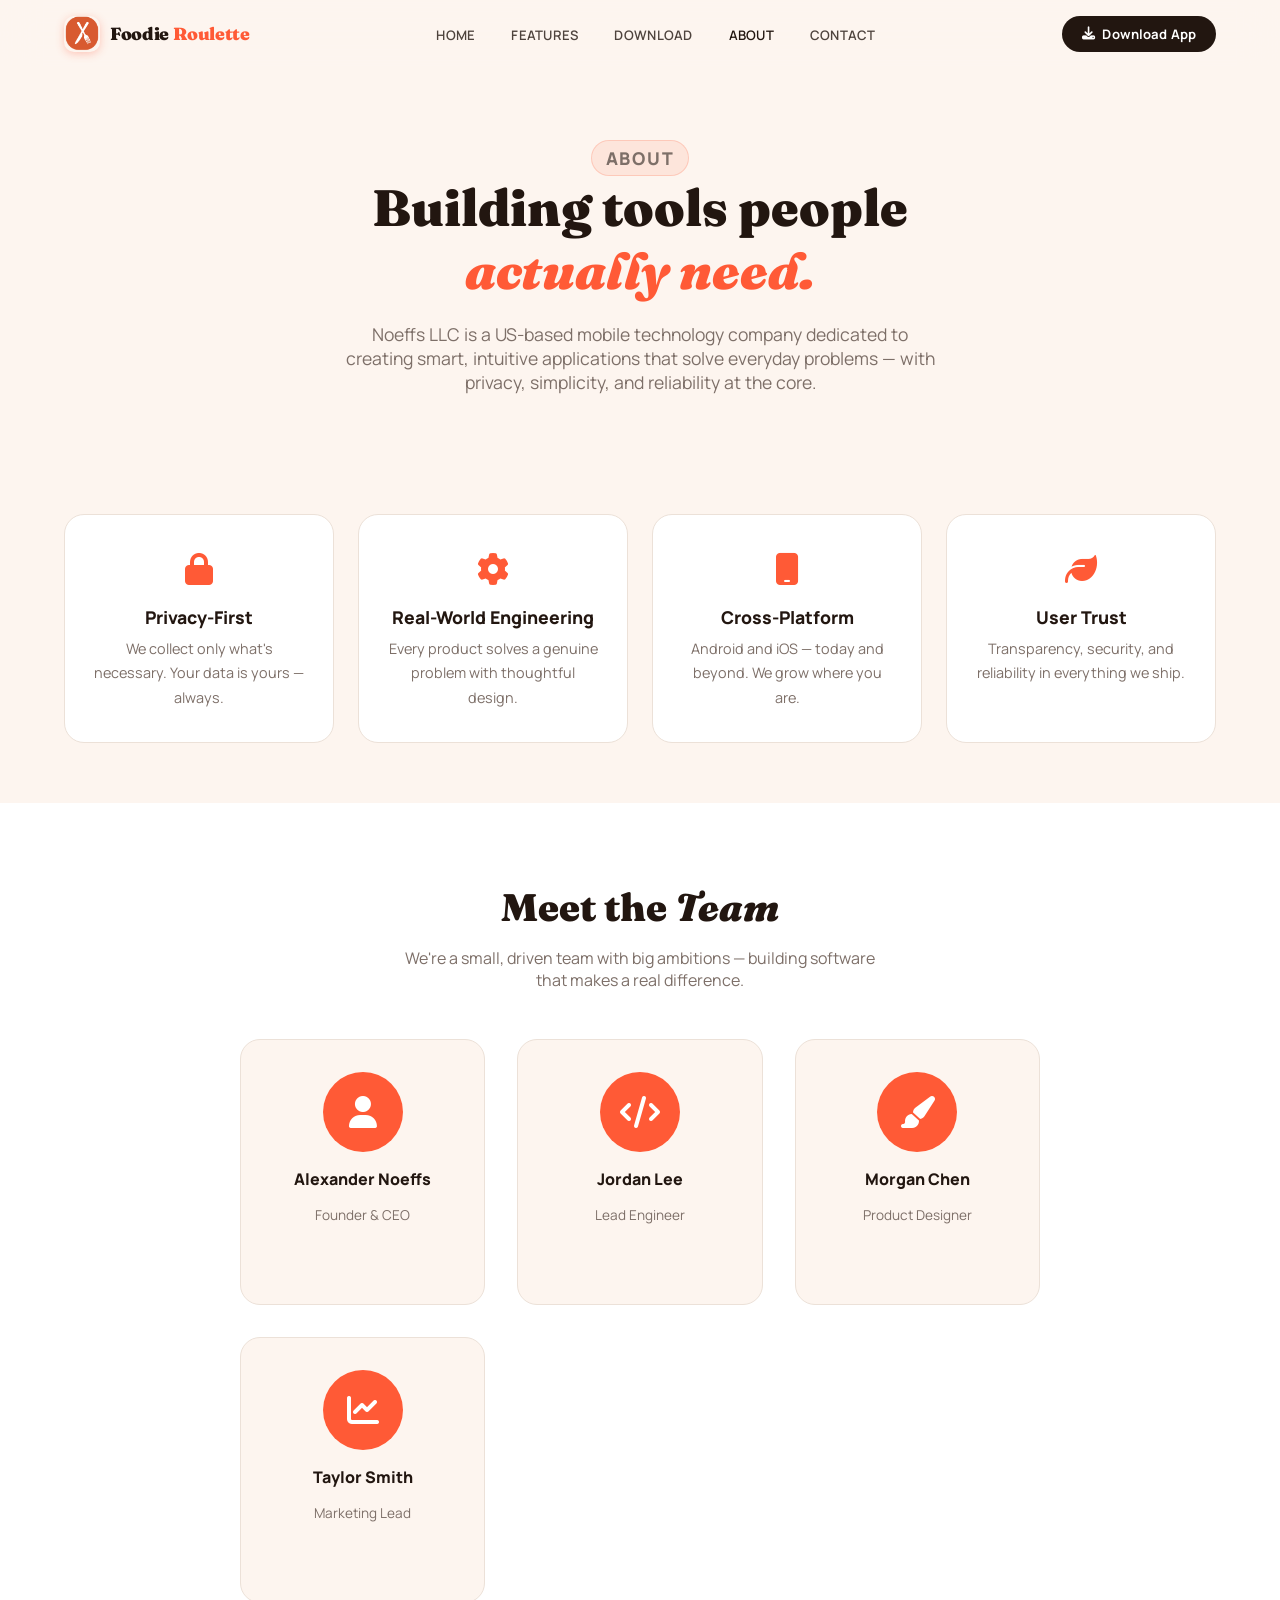
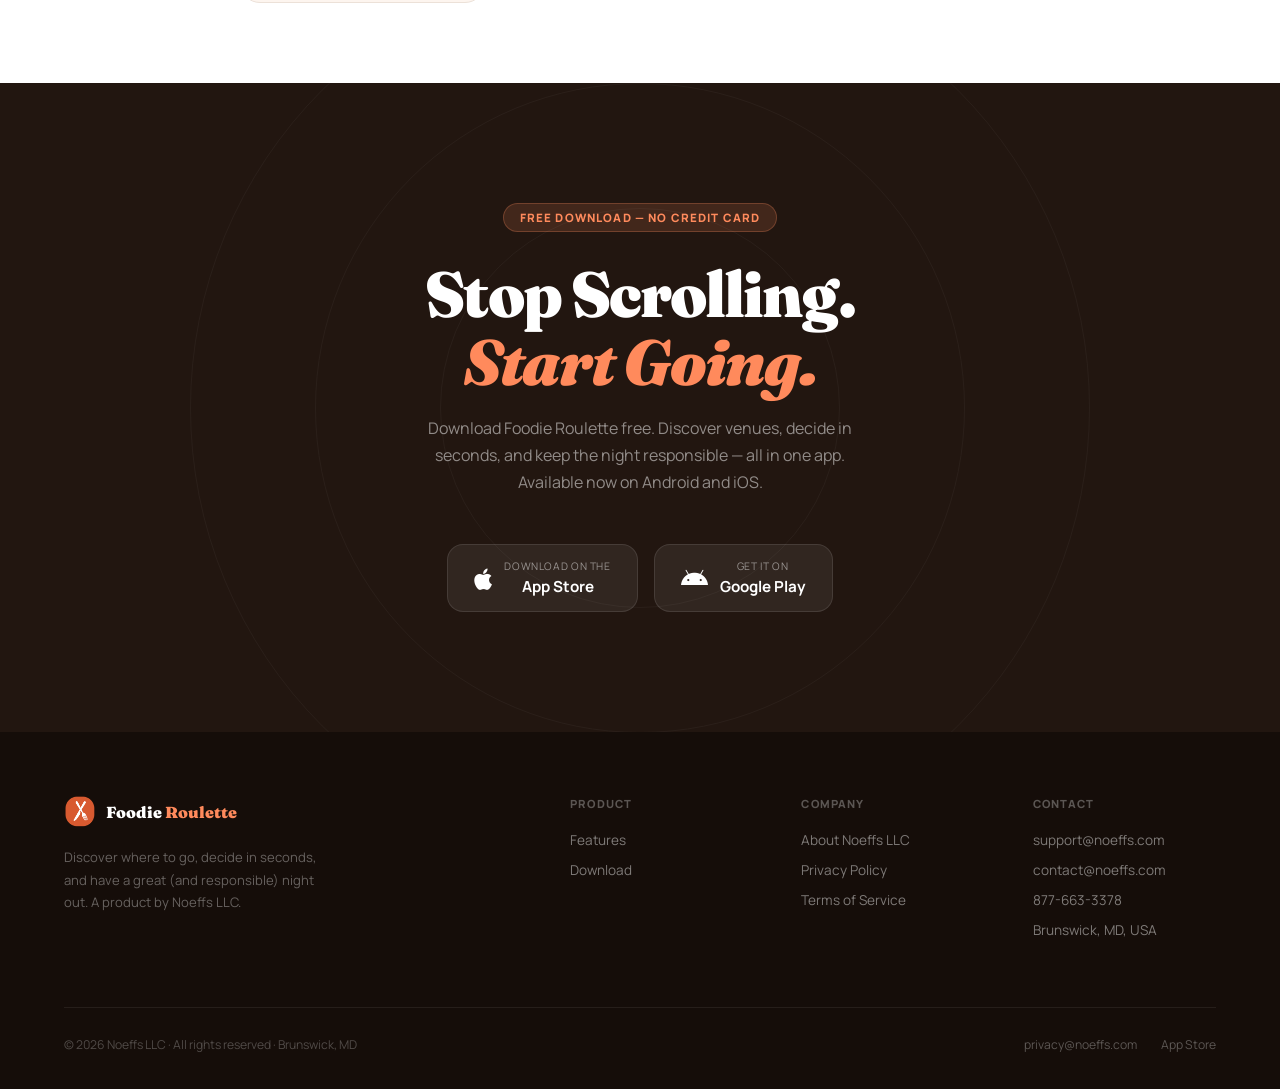
<file: about.html>
<!DOCTYPE html>
<html lang="en">

<head>
    <meta charset="UTF-8">
    <meta name="viewport" content="width=device-width, initial-scale=1.0">
    <title>About</title>
    <link rel="preconnect" href="https://fonts.googleapis.com">
    <link rel="preconnect" href="https://fonts.gstatic.com" crossorigin>
    <link
        href="https://fonts.googleapis.com/css2?family=Manrope:wght@300;400;500;600;700;800&family=Fraunces:ital,opsz,wght@0,9..144,300;0,9..144,700;0,9..144,900;1,9..144,300&display=swap"
        rel="stylesheet">
    <link rel="stylesheet" href="https://cdnjs.cloudflare.com/ajax/libs/font-awesome/6.4.0/css/all.min.css">
    <link rel="icon"
        href="./images/logo.png"
        alt="Foodie Roulette" />
    <link rel="stylesheet" href="css/style.css">
    <style>
        .about-hero {
            padding: 120px 5% 60px;
            background: var(--off);
            text-align: center;
        }

        .about-hero h1 {
            font-family: 'Fraunces', serif;
            font-size: clamp(2.5rem, 4vw, 3.8rem);
            font-weight: 900;
            color: var(--n);
        }

        .about-hero h1 em {
            color: var(--g);
            font-style: italic;
        }

        .about-hero p {
            font-size: 1.1rem;
            color: var(--muted);
            max-width: 600px;
            margin: 20px auto 0;
        }

        .about-section {
            padding: 80px 5%;
            background: #fff;
        }

        .about-section .grid-2col {
            display: grid;
            grid-template-columns: 1fr 1fr;
            gap: 48px;
            align-items: center;
        }

        .about-section h2 {
            font-family: 'Fraunces', serif;
            font-size: clamp(1.8rem, 3vw, 2.8rem);
            font-weight: 900;
            color: var(--n);
            margin-bottom: 16px;
        }

        .about-section h2 em {
            color: var(--g);
            font-style: italic;
        }

        .about-section p {
            color: var(--muted);
            line-height: 1.8;
        }

        .values-grid {
            display: grid;
            grid-template-columns: repeat(auto-fit, minmax(220px, 1fr));
            gap: 24px;
            padding: 60px 5%;
            background: var(--off);
        }

        .value-card {
            background: #fff;
            padding: 32px 28px;
            border-radius: 20px;
            border: 1px solid var(--border);
            text-align: center;
        }

        .value-card .icon {
            font-size: 2rem;
            color: var(--g);
            margin-bottom: 14px;
        }

        .value-card h4 {
            font-size: 1.1rem;
            font-weight: 800;
            color: var(--n);
            margin-bottom: 8px;
        }

        .value-card p {
            font-size: 0.9rem;
            color: var(--muted);
            line-height: 1.7;
        }

        .team-section {
            padding: 80px 5%;
            background: #fff;
            text-align: center;
        }

        .team-section h2 {
            font-family: 'Fraunces', serif;
            font-size: clamp(1.8rem, 3vw, 2.8rem);
            font-weight: 900;
            color: var(--n);
        }

        .team-section p {
            color: var(--muted);
            max-width: 500px;
            margin: 16px auto 48px;
        }

        .team-grid {
            display: grid;
            grid-template-columns: repeat(auto-fit, minmax(180px, 1fr));
            gap: 32px;
            max-width: 800px;
            margin: 0 auto;
        }

        .team-member {
            background: var(--off);
            padding: 32px 20px;
            border-radius: 20px;
            border: 1px solid var(--border);
        }

        .team-member .avatar {
            width: 80px;
            height: 80px;
            border-radius: 50%;
            background: var(--g);
            margin: 0 auto 16px;
            display: flex;
            align-items: center;
            justify-content: center;
            font-size: 2rem;
            color: #fff;
        }

        .team-member h4 {
            font-size: 1rem;
            font-weight: 800;
            color: var(--n);
        }

        .team-member p {
            font-size: 0.85rem;
            color: var(--muted);
        }

        @media (max-width: 768px) {
            .about-section .grid-2col {
                grid-template-columns: 1fr;
            }
        }

        /* ── CTA ── */
        #cta {
            background: var(--n);
            padding: 120px 5%;
            text-align: center;
            position: relative;
            overflow: hidden;
        }

        .cta-ring {
            position: absolute;
            border-radius: 50%;
            border: 1px solid rgba(255, 255, 255, .04);
            pointer-events: none;
            top: 50%;
            left: 50%;
            transform: translate(-50%, -50%);
        }

        .cta-ring1 {
            width: 400px;
            height: 400px
        }

        .cta-ring2 {
            width: 650px;
            height: 650px
        }

        .cta-ring3 {
            width: 900px;
            height: 900px
        }

        .cta-tag {
            display: inline-block;
            background: rgba(255, 138, 92, .15);
            color: var(--g2);
            padding: 6px 16px;
            border-radius: 99px;
            font-size: .72rem;
            font-weight: 800;
            text-transform: uppercase;
            letter-spacing: .1em;
            margin-bottom: 28px;
            border: 1px solid rgba(255, 138, 92, .25);
        }

        .cta-h {
            font-family: 'Fraunces', serif;
            font-size: clamp(2.4rem, 5vw, 4rem);
            font-weight: 900;
            color: #fff;
            letter-spacing: -.03em;
            line-height: 1.05;
            margin-bottom: 20px;
        }

        .cta-h em {
            font-style: italic;
            color: var(--g2)
        }

        .cta-p {
            font-size: 1rem;
            color: rgba(255, 255, 255, .5);
            max-width: 460px;
            margin: 0 auto 48px;
            line-height: 1.7
        }

        .store-row {
            display: flex;
            gap: 16px;
            justify-content: center;
            flex-wrap: wrap
        }

        .store-btn {
            display: inline-flex;
            align-items: center;
            gap: 12px;
            background: rgba(255, 255, 255, .07);
            color: #fff;
            padding: 14px 26px;
            border-radius: 16px;
            text-decoration: none;
            border: 1px solid rgba(255, 255, 255, .1);
            transition: all .22s;
        }

        .store-btn:hover {
            background: rgba(255, 255, 255, .13);
            border-color: rgba(255, 255, 255, .2);
            transform: translateY(-3px)
        }

        .store-ico {
            font-size: 1.5rem
        }

        .store-label small {
            display: block;
            font-size: .65rem;
            opacity: .5;
            text-transform: uppercase;
            letter-spacing: .06em;
            margin-bottom: 2px
        }

        .store-label strong {
            font-size: .95rem;
            font-weight: 700
        }
    </style>
</head>

<body>

    <!-- NAV -->
    <nav class="nav" id="nav">
        <a href="index.html" class="nav-logo">
            <img src="./images/logo.png" alt="Foodie Finder">
            <span class="nav-logo-text">Foodie <span>Roulette</span></span>
        </a>
        <ul class="nav-links">
            <li><a href="index.html">Home</a></li>
            <li><a href="features.html">Features</a></li>
            <li><a href="download.html">Download</a></li>
            <li><a href="about.html" style="opacity:1">About</a></li>
            <li><a href="contact.html">Contact</a></li>
        </ul>
        <div class="nav-right">
            <a href="download.html" class="nav-dl">
                <i class="fas fa-download"></i> Download App
            </a>
            <button class="burger" id="burger" aria-label="Menu">
                <span></span><span></span><span></span>
            </button>
        </div>
    </nav>

    <div class="mobile-menu" id="mobileMenu">
        <a href="index.html" onclick="closeMenu()">Home</a>
        <a href="features.html" onclick="closeMenu()">Features</a>
        <a href="download.html" onclick="closeMenu()">Download</a>
        <a href="about.html" onclick="closeMenu()">About</a>
        <a href="contact.html" onclick="closeMenu()">Contact</a>
    </div>

    <!-- About Hero -->
    <section class="about-hero">
        <div class="reveal">
            <p class="s-tag">About</p>
            <h1>Building tools people<br><em>actually need.</em></h1>
            <p>Noeffs LLC is a US-based mobile technology company dedicated to creating smart, intuitive applications
                that solve everyday problems — with privacy, simplicity, and reliability at the core.</p>
        </div>
    </section>

    <!-- Values -->
    <section class="values-grid">
        <div class="value-card reveal">
            <div class="icon"><i class="fas fa-lock"></i></div>
            <h4>Privacy-First</h4>
            <p>We collect only what's necessary. Your data is yours — always.</p>
        </div>
        <div class="value-card reveal">
            <div class="icon"><i class="fas fa-cog"></i></div>
            <h4>Real-World Engineering</h4>
            <p>Every product solves a genuine problem with thoughtful design.</p>
        </div>
        <div class="value-card reveal">
            <div class="icon"><i class="fas fa-mobile"></i></div>
            <h4>Cross-Platform</h4>
            <p>Android and iOS — today and beyond. We grow where you are.</p>
        </div>
        <div class="value-card reveal">
            <div class="icon"><i class="fas fa-leaf"></i></div>
            <h4>User Trust</h4>
            <p>Transparency, security, and reliability in everything we ship.</p>
        </div>
    </section>

    <!-- Team -->
    <section class="team-section">
        <div class="reveal">
            <h2>Meet the <em>Team</em></h2>
            <p>We're a small, driven team with big ambitions — building software that makes a real difference.</p>
        </div>
        <div class="team-grid">
            <div class="team-member reveal">
                <div class="avatar"><i class="fas fa-user"></i></div>
                <h4>Alexander Noeffs</h4>
                <p>Founder &amp; CEO</p>
            </div>
            <div class="team-member reveal">
                <div class="avatar"><i class="fas fa-code"></i></div>
                <h4>Jordan Lee</h4>
                <p>Lead Engineer</p>
            </div>
            <div class="team-member reveal">
                <div class="avatar"><i class="fas fa-paint-brush"></i></div>
                <h4>Morgan Chen</h4>
                <p>Product Designer</p>
            </div>
            <div class="team-member reveal">
                <div class="avatar"><i class="fas fa-chart-line"></i></div>
                <h4>Taylor Smith</h4>
                <p>Marketing Lead</p>
            </div>
        </div>
    </section>
    <!-- CTA -->
    <section id="cta">
        <div class="cta-ring cta-ring1"></div>
        <div class="cta-ring cta-ring2"></div>
        <div class="cta-ring cta-ring3"></div>
        <p class="cta-tag reveal">Free Download — No Credit Card</p>
        <h2 class="cta-h reveal">Stop Scrolling.<br /><em>Start Going.</em></h2>
        <p class="cta-p reveal">Download Foodie Roulette free. Discover venues, decide in seconds, and keep the night
            responsible — all in one app. Available now on Android and iOS.</p>
        <div class="store-row reveal">
            <a href="download.html" class="store-btn">
                <span class="store-ico"><i class="fab fa-apple"></i></span>
                <div class="store-label"><small>Download on the</small><strong>App Store</strong></div>
            </a>
            <a href="#" class="store-btn">
                <span class="store-ico"><i class="fab fa-android"></i></span>
                <div class="store-label"><small>Get it on</small><strong>Google Play</strong></div>
            </a>
        </div>
    </section>

    <!-- Footer (same) -->
    <footer>
        <div class="ft-top">
            <div class="ft-brand">
                <div class="ft-logo">
                    <img src="./images/logo.png" alt="Foodie Roulette">
                    <span>Foodie <em>Roulette</em></span>
                </div>
                <p class="ft-tagline">Discover where to go, decide in seconds, and have a great (and responsible) night
                    out. A product by Noeffs LLC.</p>
            </div>
            <div class="ft-col">
                <h5>Product</h5>
                <a href="features.html">Features</a>
                <a href="download.html">Download</a>
            </div>
            <div class="ft-col">
                <h5>Company</h5>
                <a href="about.html">About Noeffs LLC</a>
                <a href="privacy.html">Privacy Policy</a>
                <a href="terms.html">Terms of Service</a>
            </div>
            <div class="ft-col">
                <h5>Contact</h5>
                <a href="mailto:support@noeffs.com">support@noeffs.com</a>
                <a href="mailto:contact@noeffs.com">contact@noeffs.com</a>
                <a href="tel:8776633378">877-663-3378</a>
                <a href="#">Brunswick, MD, USA</a>
            </div>
        </div>
        <div class="ft-bottom">
            <p class="ft-copy">© 2026 Noeffs LLC · All rights reserved · Brunswick, MD</p>
            <div class="ft-contact">
                <a href="mailto:privacy@noeffs.com">privacy@noeffs.com</a>
                <a href="download.html">App Store</a>
            </div>
        </div>
    </footer>

    <script src="js/main.js"></script>
</body>

</html>
</file>
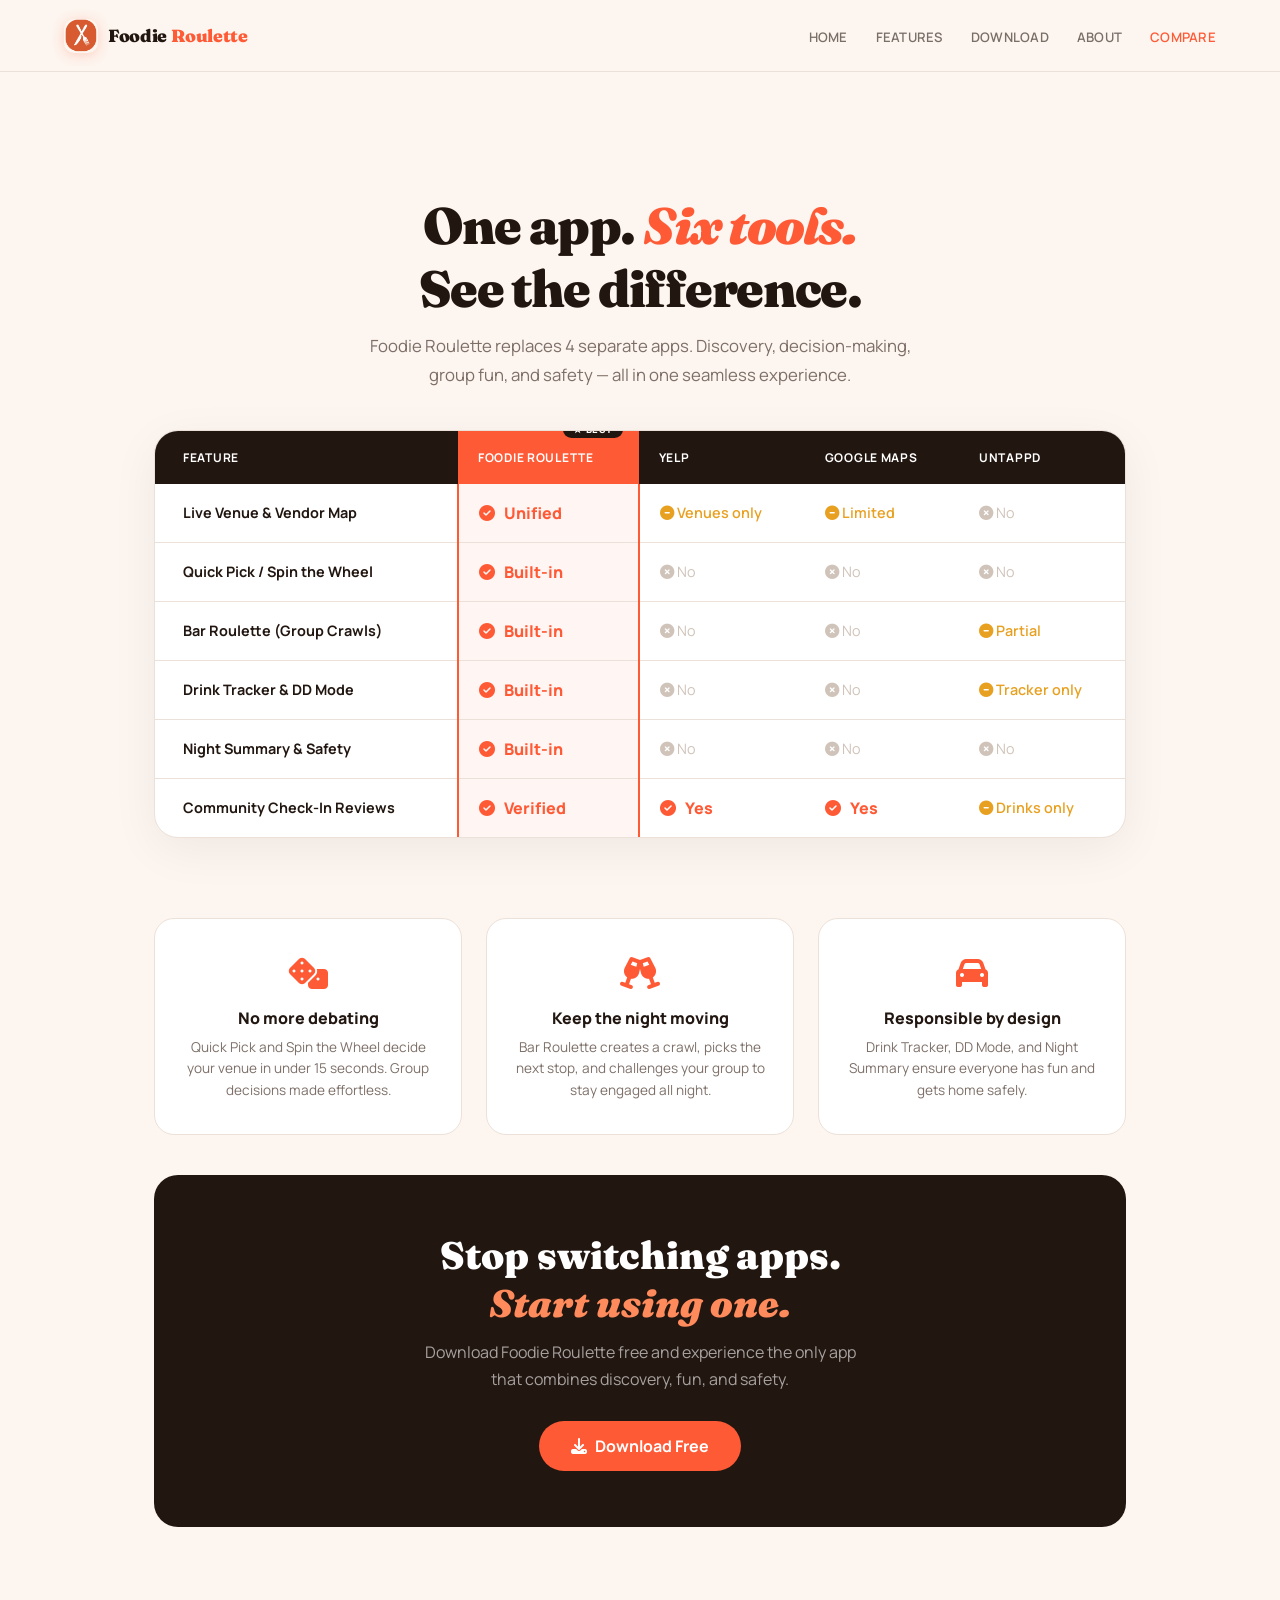
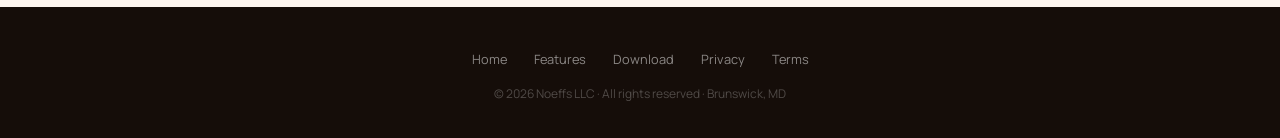
<file: compare.html>
<!DOCTYPE html>
<html lang="en">

<head>
  <meta charset="utf-8">
  <meta name="viewport" content="width=device-width, initial-scale=1.0">
  <title>Compare — Foodie Roulette</title>
  
  <link rel="preconnect" href="https://fonts.googleapis.com">
  <link rel="preconnect" href="https://fonts.gstatic.com" crossorigin>
  <link
    href="https://fonts.googleapis.com/css2?family=Manrope:wght@300;400;500;600;700;800&family=Fraunces:ital,opsz,wght@0,9..144,300;0,9..144,700;0,9..144,900;1,9..144,300&display=swap"
    rel="stylesheet">
  <link rel="stylesheet" href="https://cdnjs.cloudflare.com/ajax/libs/font-awesome/6.4.0/css/all.min.css">
  <link rel="icon" href="./images/logo.png" alt="Foodie Roulette" />

  <style>
    :root {
      --g: #ff5a36;
      --g2: #ff8a5c;
      --g3: #c0391b;
      --n: #221610;
      --n2: #2f1f17;
      --off: #fdf5ef;
      --white: #ffffff;
      --muted: #7d6f68;
      --border: #ece1d8;
    }

    * {
      box-sizing: border-box;
    }

    body {
      font-family: 'Manrope', sans-serif;
      margin: 0;
      padding: 0;
      background: var(--off);
      color: var(--n);
      -webkit-font-smoothing: antialiased;
    }

    /* ── NAV ── */
    .nav {
      display: flex;
      align-items: center;
      justify-content: space-between;
      padding: 0 5%;
      height: 72px;
      background: rgba(253, 245, 239, 0.90);
      backdrop-filter: blur(14px);
      border-bottom: 1px solid var(--border);
      position: sticky;
      top: 0;
      z-index: 100;
    }

    .nav-logo {
      display: flex;
      align-items: center;
      gap: 10px;
      text-decoration: none;
    }

    .nav-logo img {
      width: 34px;
      height: 34px;
      border-radius: 10px;
      box-shadow: 0 2px 12px rgba(255, 90, 54, .25);
    }

    .nav-logo-text {
      font-family: 'Fraunces', serif;
      font-size: 1.1rem;
      font-weight: 900;
      color: var(--n);
      letter-spacing: -.02em;
    }

    .nav-logo-text span {
      color: var(--g);
    }

    .nav-links {
      display: flex;
      gap: 28px;
      list-style: none;
      margin: 0;
      padding: 0;
    }

    .nav-links a {
      text-decoration: none;
      color: var(--n);
      font-size: .82rem;
      font-weight: 600;
      letter-spacing: .02em;
      text-transform: uppercase;
      opacity: .6;
      transition: opacity .2s;
    }

    .nav-links a:hover, .nav-links a.active {
      opacity: 1;
    }

    .nav-links a.active {
      color: var(--g);
    }

    .burger {
      display: none;
      flex-direction: column;
      gap: 5px;
      cursor: pointer;
      padding: 6px;
      background: none;
      border: none;
    }

    .burger span {
      display: block;
      width: 22px;
      height: 2px;
      background: var(--n);
      border-radius: 2px;
      transition: .3s;
    }

    .burger.open span:nth-child(1) { transform: translateY(7px) rotate(45deg); }
    .burger.open span:nth-child(2) { opacity: 0; }
    .burger.open span:nth-child(3) { transform: translateY(-7px) rotate(-45deg); }

    .mobile-menu {
      display: none;
      position: fixed;
      inset: 72px 0 0;
      background: var(--white);
      z-index: 99;
      flex-direction: column;
      padding: 32px 6%;
      gap: 24px;
    }

    .mobile-menu.open { display: flex; }
    .mobile-menu a {
      text-decoration: none;
      color: var(--n);
      font-size: 1.2rem;
      font-weight: 700;
      border-bottom: 1px solid var(--border);
      padding-bottom: 16px;
    }

    /* ── HERO ── */
    .compare-hero {
      padding: 80px 5% 40px;
      text-align: center;
    }

    .compare-hero h1 {
      font-family: 'Fraunces', serif;
      font-size: clamp(2.4rem, 4vw, 3.6rem);
      font-weight: 900;
      color: var(--n);
      letter-spacing: -.03em;
      margin-bottom: 12px;
    }

    .compare-hero h1 em {
      color: var(--g);
      font-style: italic;
    }

    .compare-hero p {
      font-size: 1.05rem;
      color: var(--muted);
      max-width: 580px;
      margin: 0 auto;
      line-height: 1.7;
    }

    /* ── TABLE SECTION ── */
    .table-section {
      max-width: 1100px;
      margin: 0 auto 80px;
      padding: 0 5%;
    }

    .table-wrapper {
      background: var(--white);
      border-radius: 24px;
      box-shadow: 0 12px 48px rgba(0, 0, 0, .06);
      overflow: hidden;
      border: 1px solid var(--border);
    }

    .table-scroll {
      overflow-x: auto;
      -webkit-overflow-scrolling: touch;
    }

    table {
      width: 100%;
      border-collapse: collapse;
      min-width: 640px;
    }

    thead th {
      background: var(--n);
      color: #fff;
      padding: 18px 20px;
      font-size: .75rem;
      font-weight: 700;
      text-transform: uppercase;
      letter-spacing: .06em;
      text-align: left;
    }

    thead th:first-child {
      padding-left: 28px;
    }

    thead th.hl {
      background: var(--g);
      color: #fff;
      position: relative;
    }

    thead th.hl::after {
      content: '★ BEST';
      position: absolute;
      top: -10px;
      right: 16px;
      background: var(--n);
      color: #fff;
      font-size: .6rem;
      font-weight: 900;
      padding: 2px 10px;
      border-radius: 99px;
      letter-spacing: .08em;
    }

    tbody td {
      padding: 18px 20px;
      font-size: .9rem;
      border-bottom: 1px solid var(--border);
      color: var(--muted);
    }

    tbody tr:last-child td {
      border-bottom: none;
    }

    tbody td:first-child {
      padding-left: 28px;
      font-weight: 700;
      color: var(--n);
      white-space: nowrap;
    }

    tbody td.hl-cell {
      background: rgba(255, 90, 54, .06);
      color: var(--n);
      font-weight: 600;
      border-left: 2px solid var(--g);
      border-right: 2px solid var(--g);
    }

    .icon-check {
      color: var(--g);
      font-weight: 900;
      font-size: 1rem;
    }

    .icon-check i {
      margin-right: 6px;
    }

    .icon-partial {
      color: #e8a020;
      font-weight: 600;
    }

    .icon-no {
      color: #d0c4ba;
    }

    /* ── WHY CHOOSE US ── */
    .why-section {
      max-width: 1100px;
      margin: 0 auto 80px;
      padding: 0 5%;
    }

    .why-grid {
      display: grid;
      grid-template-columns: repeat(3, 1fr);
      gap: 24px;
    }

    .why-card {
      background: var(--white);
      padding: 32px 24px;
      border-radius: 20px;
      border: 1px solid var(--border);
      text-align: center;
      transition: transform .3s, box-shadow .3s;
    }

    .why-card:hover {
      transform: translateY(-4px);
      box-shadow: 0 8px 24px rgba(0,0,0,.06);
    }

    .why-card .icon {
      font-size: 2rem;
      color: var(--g);
      margin-bottom: 12px;
    }

    .why-card h4 {
      font-size: 1rem;
      font-weight: 800;
      color: var(--n);
      margin: 0 0 8px;
    }

    .why-card p {
      font-size: .85rem;
      color: var(--muted);
      line-height: 1.6;
      margin: 0;
    }

    /* ── CTA ── */
    .cta-bar {
      max-width: 1100px;
      margin: -40px auto 80px;
      padding: 0 5%;
      text-align: center;
    }

    .cta-box {
      background: var(--n);
      padding: 56px 32px;
      border-radius: 24px;
      color: #fff;
    }

    .cta-box h2 {
      font-family: 'Fraunces', serif;
      font-size: clamp(1.8rem, 3vw, 2.6rem);
      font-weight: 900;
      margin: 0 0 12px;
    }

    .cta-box h2 em {
      color: var(--g2);
      font-style: italic;
    }

    .cta-box p {
      color: rgba(255,255,255,.6);
      max-width: 460px;
      margin: 0 auto 28px;
      line-height: 1.7;
    }

    .btn-green {
      display: inline-flex;
      align-items: center;
      gap: 8px;
      background: var(--g);
      color: #fff;
      padding: 14px 32px;
      border-radius: 99px;
      text-decoration: none;
      font-weight: 700;
      transition: background .25s, transform .2s;
      border: none;
      cursor: pointer;
    }

    .btn-green:hover {
      background: var(--g3);
      transform: translateY(-2px);
    }

    /* ── FOOTER ── */
    footer {
      background: #150d09;
      color: #fff;
      padding: 40px 5% 24px;
      text-align: center;
    }

    footer a {
      color: rgba(255,255,255,.5);
      text-decoration: none;
      font-size: .8rem;
      margin: 0 12px;
      transition: color .2s;
    }

    footer a:hover {
      color: var(--g2);
    }

    footer p {
      color: rgba(255,255,255,.25);
      font-size: .75rem;
      margin-top: 16px;
    }

    /* ── RESPONSIVE ── */
    @media (max-width: 900px) {
      .why-grid { grid-template-columns: 1fr 1fr; }
    }

    @media (max-width: 760px) {
      .nav-links { display: none; }
      .burger { display: flex; }
      .why-grid { grid-template-columns: 1fr; }
      
      thead th, tbody td { padding: 14px 12px; font-size: .8rem; }
      thead th:first-child, tbody td:first-child { padding-left: 16px; }
      thead th.hl::after { display: none; }
    }

    @media (max-width: 480px) {
      .nav { padding: 0 4%; }
      .compare-hero { padding-top: 40px; }
      .cta-box { padding: 40px 20px; }
    }

    .reveal {
      opacity: 0;
      transform: translateY(24px);
      transition: opacity .6s ease, transform .6s ease;
    }
    .reveal.in {
      opacity: 1;
      transform: none;
    }
  </style>
</head>

<body>

  <!-- NAV -->
  <nav class="nav">
    <a href="index.html" class="nav-logo">
      <img src="./images/logo.png" alt="Foodie Roulette">
      <span class="nav-logo-text">Foodie <span>Roulette</span></span>
    </a>
    <ul class="nav-links">
      <li><a href="index.html">Home</a></li>
      <li><a href="features.html">Features</a></li>
      <li><a href="download.html">Download</a></li>
      <li><a href="about.html">About</a></li>
      <li><a href="compare.html" class="active">Compare</a></li>
    </ul>
    <button class="burger" id="burger" aria-label="Menu">
      <span></span><span></span><span></span>
    </button>
  </nav>

  <div class="mobile-menu" id="mobileMenu">
    <a href="index.html" onclick="closeMenu()">Home</a>
    <a href="features.html" onclick="closeMenu()">Features</a>
    <a href="download.html" onclick="closeMenu()">Download</a>
    <a href="about.html" onclick="closeMenu()">About</a>
    <a href="compare.html" onclick="closeMenu()">Compare</a>
  </div>

  <!-- HERO -->
  <section class="compare-hero reveal">
    <h1>One app. <em>Six tools.</em><br>See the difference.</h1>
    <p>Foodie Roulette replaces 4 separate apps. Discovery, decision-making, group fun, and safety — all in one seamless experience.</p>
  </section>

  <!-- TABLE -->
  <section class="table-section reveal">
    <div class="table-wrapper">
      <div class="table-scroll">
        <table>
          <thead>
            <tr>
              <th>Feature</th>
              <th class="hl">Foodie Roulette</th>
              <th>Yelp</th>
              <th>Google Maps</th>
              <th>Untappd</th>
            </tr>
          </thead>
          <tbody>
            <tr>
              <td>Live Venue &amp; Vendor Map</td>
              <td class="hl-cell"><span class="icon-check"><i class="fas fa-check-circle"></i> Unified</span></td>
              <td><span class="icon-partial"><i class="fas fa-minus-circle"></i> Venues only</span></td>
              <td><span class="icon-partial"><i class="fas fa-minus-circle"></i> Limited</span></td>
              <td><span class="icon-no"><i class="fas fa-times-circle"></i> No</span></td>
            </tr>
            <tr>
              <td>Quick Pick / Spin the Wheel</td>
              <td class="hl-cell"><span class="icon-check"><i class="fas fa-check-circle"></i> Built-in</span></td>
              <td><span class="icon-no"><i class="fas fa-times-circle"></i> No</span></td>
              <td><span class="icon-no"><i class="fas fa-times-circle"></i> No</span></td>
              <td><span class="icon-no"><i class="fas fa-times-circle"></i> No</span></td>
            </tr>
            <tr>
              <td>Bar Roulette (Group Crawls)</td>
              <td class="hl-cell"><span class="icon-check"><i class="fas fa-check-circle"></i> Built-in</span></td>
              <td><span class="icon-no"><i class="fas fa-times-circle"></i> No</span></td>
              <td><span class="icon-no"><i class="fas fa-times-circle"></i> No</span></td>
              <td><span class="icon-partial"><i class="fas fa-minus-circle"></i> Partial</span></td>
            </tr>
            <tr>
              <td>Drink Tracker &amp; DD Mode</td>
              <td class="hl-cell"><span class="icon-check"><i class="fas fa-check-circle"></i> Built-in</span></td>
              <td><span class="icon-no"><i class="fas fa-times-circle"></i> No</span></td>
              <td><span class="icon-no"><i class="fas fa-times-circle"></i> No</span></td>
              <td><span class="icon-partial"><i class="fas fa-minus-circle"></i> Tracker only</span></td>
            </tr>
            <tr>
              <td>Night Summary &amp; Safety</td>
              <td class="hl-cell"><span class="icon-check"><i class="fas fa-check-circle"></i> Built-in</span></td>
              <td><span class="icon-no"><i class="fas fa-times-circle"></i> No</span></td>
              <td><span class="icon-no"><i class="fas fa-times-circle"></i> No</span></td>
              <td><span class="icon-no"><i class="fas fa-times-circle"></i> No</span></td>
            </tr>
            <tr>
              <td>Community Check-In Reviews</td>
              <td class="hl-cell"><span class="icon-check"><i class="fas fa-check-circle"></i> Verified</span></td>
              <td><span class="icon-check"><i class="fas fa-check-circle"></i> Yes</span></td>
              <td><span class="icon-check"><i class="fas fa-check-circle"></i> Yes</span></td>
              <td><span class="icon-partial"><i class="fas fa-minus-circle"></i> Drinks only</span></td>
            </tr>
          </tbody>
        </table>
      </div>
    </div>
  </section>

  <!-- WHY CHOOSE US -->
  <section class="why-section">
    <div class="why-grid">
      <div class="why-card reveal">
        <div class="icon"><i class="fas fa-dice"></i></div>
        <h4>No more debating</h4>
        <p>Quick Pick and Spin the Wheel decide your venue in under 15 seconds. Group decisions made effortless.</p>
      </div>
      <div class="why-card reveal">
        <div class="icon"><i class="fas fa-glass-cheers"></i></div>
        <h4>Keep the night moving</h4>
        <p>Bar Roulette creates a crawl, picks the next stop, and challenges your group to stay engaged all night.</p>
      </div>
      <div class="why-card reveal">
        <div class="icon"><i class="fas fa-car"></i></div>
        <h4>Responsible by design</h4>
        <p>Drink Tracker, DD Mode, and Night Summary ensure everyone has fun and gets home safely.</p>
      </div>
    </div>
  </section>

  <!-- CTA -->
  <section class="cta-bar reveal">
    <div class="cta-box">
      <h2>Stop switching apps.<br><em>Start using one.</em></h2>
      <p>Download Foodie Roulette free and experience the only app that combines discovery, fun, and safety.</p>
      <a href="download.html" class="btn-green">
        <i class="fas fa-download"></i> Download Free
      </a>
    </div>
  </section>

  <!-- FOOTER -->
  <footer>
    <div>
      <a href="index.html">Home</a>
      <a href="features.html">Features</a>
      <a href="download.html">Download</a>
      <a href="privacy.html">Privacy</a>
      <a href="terms.html">Terms</a>
    </div>
    <p>© 2026 Noeffs LLC · All rights reserved · Brunswick, MD</p>
  </footer>

  <script>
    // BURGER
    const burger = document.getElementById('burger');
    const menu = document.getElementById('mobileMenu');
    burger.addEventListener('click', () => {
      burger.classList.toggle('open');
      menu.classList.toggle('open');
    });
    function closeMenu() {
      burger.classList.remove('open');
      menu.classList.remove('open');
    }

    // REVEAL ANIMATIONS
    const revealEls = document.querySelectorAll('.reveal');
    const revObs = new IntersectionObserver((entries) => {
      entries.forEach((e, i) => {
        if (e.isIntersecting) {
          setTimeout(() => e.target.classList.add('in'), i * 80);
          revObs.unobserve(e.target);
        }
      });
    }, { threshold: 0.15 });
    revealEls.forEach(el => revObs.observe(el));
  </script>

</body>

</html>
</file>
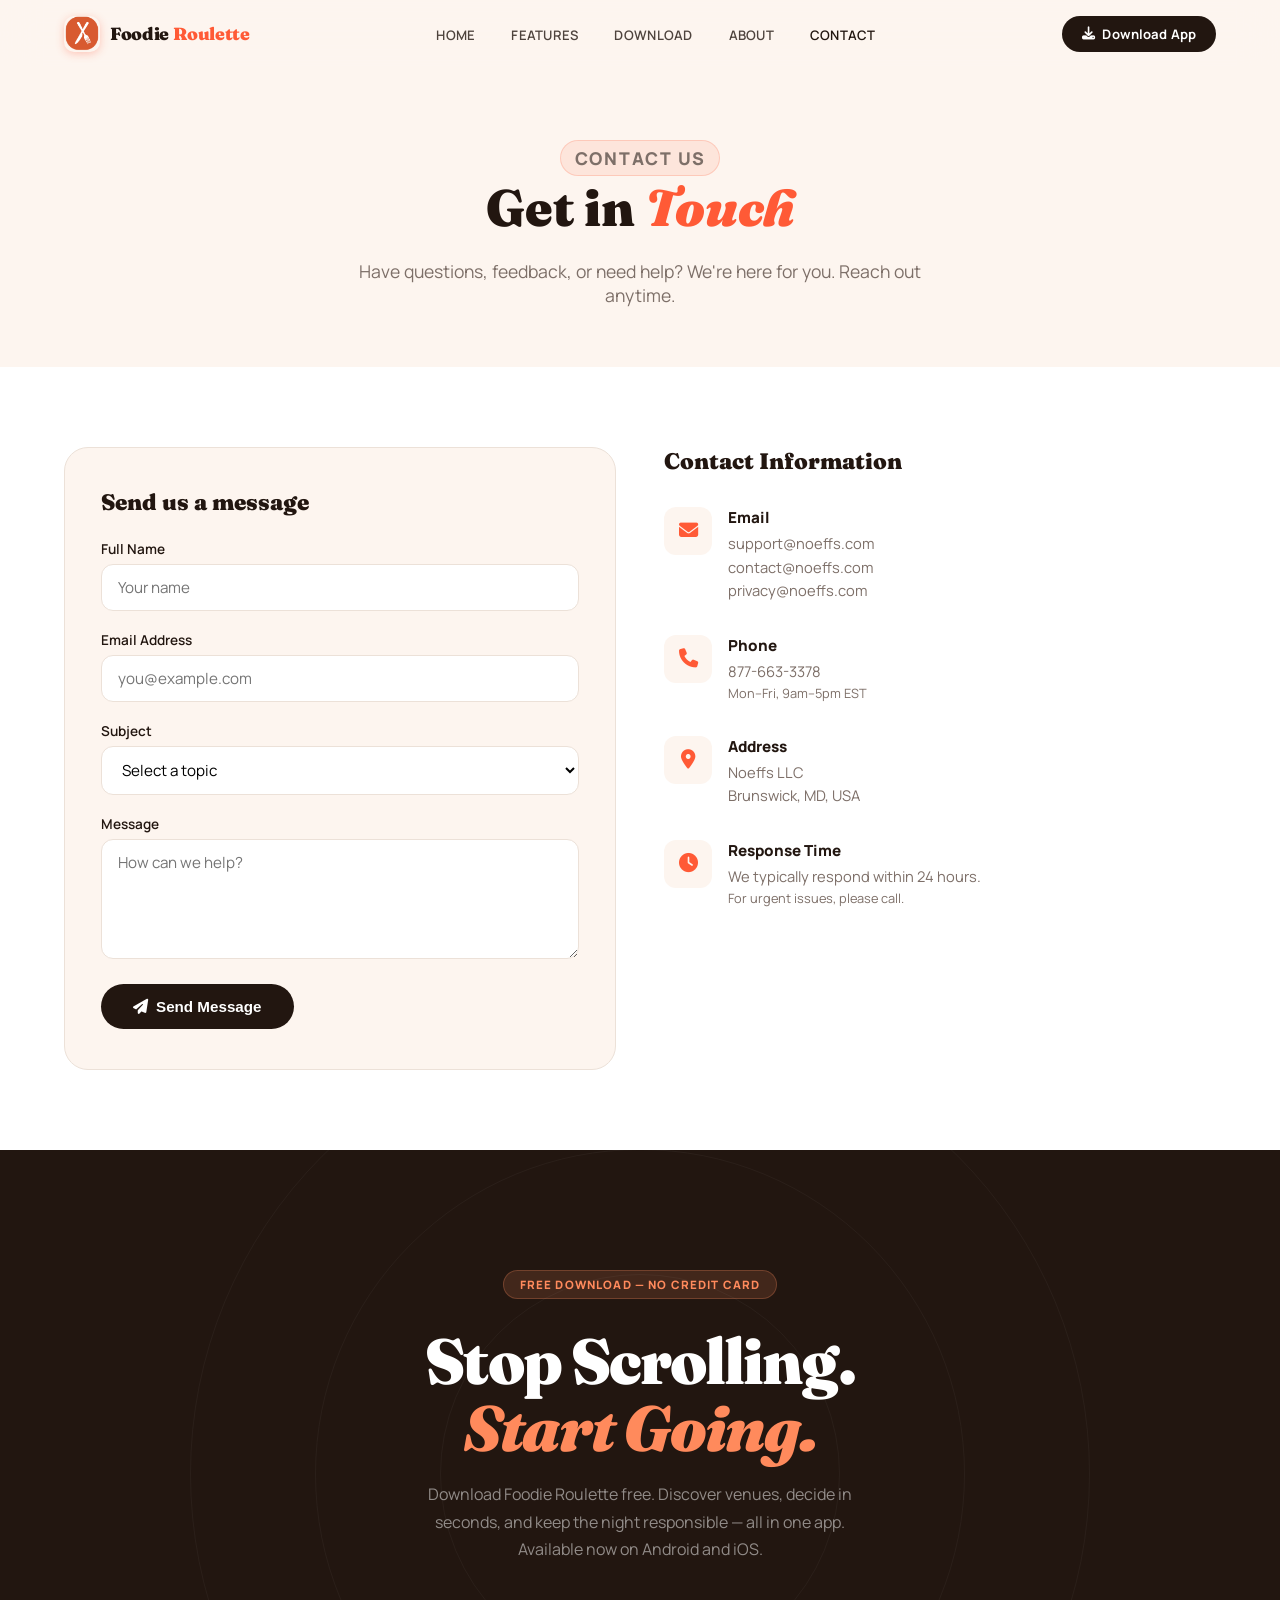
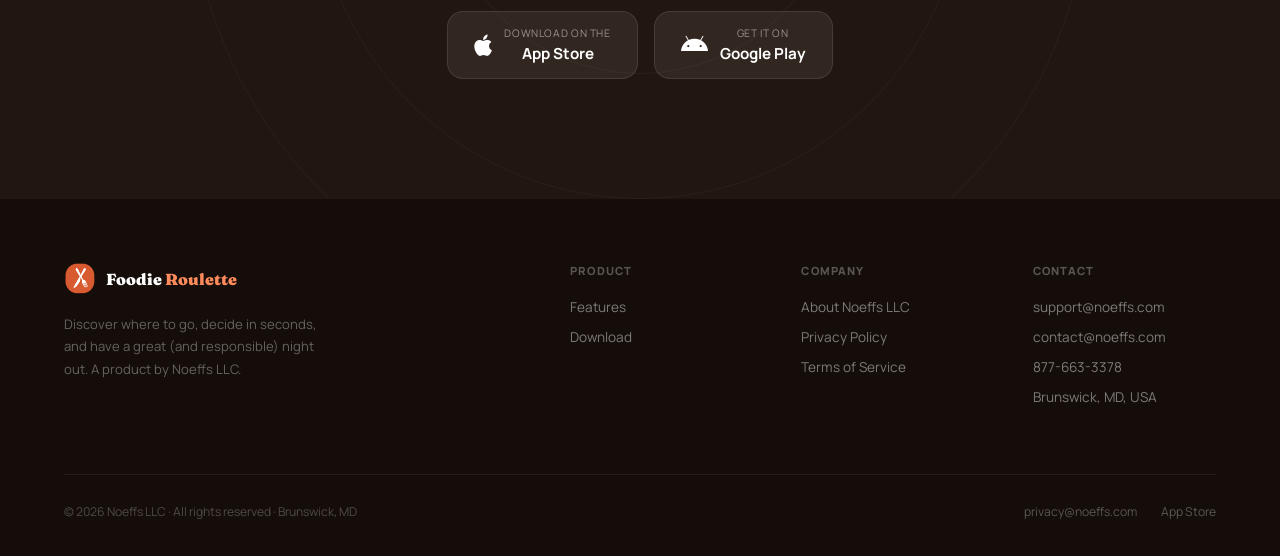
<file: contact.html>
<!DOCTYPE html>
<html lang="en">

<head>
    <meta charset="UTF-8">
    <meta name="viewport" content="width=device-width, initial-scale=1.0">
    <title>Contact — Noeffs LLC</title>
    <link rel="preconnect" href="https://fonts.googleapis.com">
    <link rel="preconnect" href="https://fonts.gstatic.com" crossorigin>
    <link
        href="https://fonts.googleapis.com/css2?family=Manrope:wght@300;400;500;600;700;800&family=Fraunces:ital,opsz,wght@0,9..144,300;0,9..144,700;0,9..144,900;1,9..144,300&display=swap"
        rel="stylesheet">
    <link rel="stylesheet" href="https://cdnjs.cloudflare.com/ajax/libs/font-awesome/6.4.0/css/all.min.css">
    <link rel="icon"
        href="./images/logo.png"
        alt="Foodie Roulette" />
    <link rel="stylesheet" href="css/style.css">
    <style>
        .contact-hero {
            padding: 120px 5% 60px;
            background: var(--off);
            text-align: center;
        }

        .contact-hero h1 {
            font-family: 'Fraunces', serif;
            font-size: clamp(2.5rem, 4vw, 3.8rem);
            font-weight: 900;
            color: var(--n);
        }

        .contact-hero h1 em {
            color: var(--g);
            font-style: italic;
        }

        .contact-hero p {
            font-size: 1.1rem;
            color: var(--muted);
            max-width: 600px;
            margin: 20px auto 0;
        }

        .contact-grid {
            display: grid;
            grid-template-columns: 1fr 1fr;
            gap: 48px;
            padding: 80px 5%;
            background: #fff;
            max-width: 100%;
            margin: 0 auto;
        }

        .contact-form {
            background: var(--off);
            padding: 40px 36px;
            border-radius: 24px;
            border: 1px solid var(--border);
        }

        .contact-form h3 {
            font-family: 'Fraunces', serif;
            font-size: 1.4rem;
            font-weight: 900;
            color: var(--n);
            margin-bottom: 24px;
        }

        .form-group {
            margin-bottom: 20px;
        }

        .form-group label {
            display: block;
            font-size: 0.85rem;
            font-weight: 600;
            color: var(--n);
            margin-bottom: 6px;
        }

        .form-group input,
        .form-group textarea,
        .form-group select {
            width: 100%;
            padding: 12px 16px;
            border: 1px solid var(--border);
            border-radius: 12px;
            font-family: 'Manrope', sans-serif;
            font-size: 0.95rem;
            background: #fff;
            transition: border-color 0.3s;
        }

        .form-group input:focus,
        .form-group textarea:focus {
            outline: none;
            border-color: var(--g);
        }

        .form-group textarea {
            min-height: 120px;
            resize: vertical;
        }

        .submit-btn {
            background: var(--n);
            color: #fff;
            border: none;
            padding: 14px 32px;
            border-radius: 99px;
            font-weight: 700;
            font-size: 0.95rem;
            cursor: pointer;
            transition: all 0.2s;
            display: inline-flex;
            align-items: center;
            gap: 8px;
        }

        .submit-btn:hover {
            background: var(--g);
            transform: translateY(-2px);
        }

        .contact-info {
            display: flex;
            flex-direction: column;
            gap: 32px;
        }

        .contact-info h3 {
            font-family: 'Fraunces', serif;
            font-size: 1.4rem;
            font-weight: 900;
            color: var(--n);
        }

        .info-item {
            display: flex;
            gap: 16px;
            align-items: flex-start;
        }

        .info-item .icon {
            width: 48px;
            height: 48px;
            border-radius: 12px;
            background: var(--off);
            display: flex;
            align-items: center;
            justify-content: center;
            font-size: 1.2rem;
            color: var(--g);
            flex-shrink: 0;
        }

        .info-item h4 {
            font-size: 0.95rem;
            font-weight: 800;
            color: var(--n);
            margin-bottom: 4px;
        }

        .info-item p {
            color: var(--muted);
            font-size: 0.92rem;
            line-height: 1.6;
        }

        .info-item a {
            color: var(--muted);
            text-decoration: none;
            transition: color 0.2s;
        }

        .info-item a:hover {
            color: var(--g);
        }

        @media (max-width: 768px) {
            .contact-grid {
                grid-template-columns: 1fr;
            }
        }

        /* ── CTA ── */
        #cta {
            background: var(--n);
            padding: 120px 5%;
            text-align: center;
            position: relative;
            overflow: hidden;
        }

        .cta-ring {
            position: absolute;
            border-radius: 50%;
            border: 1px solid rgba(255, 255, 255, .04);
            pointer-events: none;
            top: 50%;
            left: 50%;
            transform: translate(-50%, -50%);
        }

        .cta-ring1 {
            width: 400px;
            height: 400px
        }

        .cta-ring2 {
            width: 650px;
            height: 650px
        }

        .cta-ring3 {
            width: 900px;
            height: 900px
        }

        .cta-tag {
            display: inline-block;
            background: rgba(255, 138, 92, .15);
            color: var(--g2);
            padding: 6px 16px;
            border-radius: 99px;
            font-size: .72rem;
            font-weight: 800;
            text-transform: uppercase;
            letter-spacing: .1em;
            margin-bottom: 28px;
            border: 1px solid rgba(255, 138, 92, .25);
        }

        .cta-h {
            font-family: 'Fraunces', serif;
            font-size: clamp(2.4rem, 5vw, 4rem);
            font-weight: 900;
            color: #fff;
            letter-spacing: -.03em;
            line-height: 1.05;
            margin-bottom: 20px;
        }

        .cta-h em {
            font-style: italic;
            color: var(--g2)
        }

        .cta-p {
            font-size: 1rem;
            color: rgba(255, 255, 255, .5);
            max-width: 460px;
            margin: 0 auto 48px;
            line-height: 1.7
        }

        .store-row {
            display: flex;
            gap: 16px;
            justify-content: center;
            flex-wrap: wrap
        }

        .store-btn {
            display: inline-flex;
            align-items: center;
            gap: 12px;
            background: rgba(255, 255, 255, .07);
            color: #fff;
            padding: 14px 26px;
            border-radius: 16px;
            text-decoration: none;
            border: 1px solid rgba(255, 255, 255, .1);
            transition: all .22s;
        }

        .store-btn:hover {
            background: rgba(255, 255, 255, .13);
            border-color: rgba(255, 255, 255, .2);
            transform: translateY(-3px)
        }

        .store-ico {
            font-size: 1.5rem
        }

        .store-label small {
            display: block;
            font-size: .65rem;
            opacity: .5;
            text-transform: uppercase;
            letter-spacing: .06em;
            margin-bottom: 2px
        }

        .store-label strong {
            font-size: .95rem;
            font-weight: 700
        }
    </style>
</head>

<body>

    <!-- NAV -->
    <nav class="nav" id="nav">
        <a href="index.html" class="nav-logo">
            <img src="./images/logo.png" alt="Foodie Roulette" />
            <span class="nav-logo-text">Foodie <span>Roulette</span></span>
        </a>
        <ul class="nav-links">
            <li><a href="index.html">Home</a></li>
            <li><a href="features.html">Features</a></li>
            <li><a href="download.html">Download</a></li>
            <li><a href="about.html">About</a></li>
            <li><a href="contact.html" style="opacity:1">Contact</a></li>
        </ul>
        <div class="nav-right">
            <a href="download.html" class="nav-dl">
                <i class="fas fa-download"></i> Download App
            </a>
            <button class="burger" id="burger" aria-label="Menu">
                <span></span><span></span><span></span>
            </button>
        </div>
    </nav>

    <div class="mobile-menu" id="mobileMenu">
        <a href="index.html" onclick="closeMenu()">Home</a>
        <a href="features.html" onclick="closeMenu()">Features</a>
        <a href="download.html" onclick="closeMenu()">Download</a>
        <a href="about.html" onclick="closeMenu()">About</a>
        <a href="contact.html" onclick="closeMenu()">Contact</a>
    </div>

    <!-- Contact Hero -->
    <section class="contact-hero">
        <div class="reveal">
            <p class="s-tag">Contact Us</p>
            <h1>Get in <em>Touch</em></h1>
            <p>Have questions, feedback, or need help? We're here for you. Reach out anytime.</p>
        </div>
    </section>

    <!-- Contact Grid -->
    <section class="contact-grid">
        <div class="contact-form reveal">
            <h3>Send us a message</h3>
            <form id="contactForm">
                <div class="form-group">
                    <label for="name">Full Name</label>
                    <input type="text" id="name" placeholder="Your name" required>
                </div>
                <div class="form-group">
                    <label for="email">Email Address</label>
                    <input type="email" id="email" placeholder="you@example.com" required>
                </div>
                <div class="form-group">
                    <label for="subject">Subject</label>
                    <select id="subject">
                        <option value="">Select a topic</option>
                        <option value="general">General Inquiry</option>
                        <option value="support">Technical Support</option>
                        <option value="feedback">Feedback &amp; Suggestions</option>
                        <option value="bug">Report a Bug</option>
                        <option value="business">Business / Partnership</option>
                    </select>
                </div>
                <div class="form-group">
                    <label for="message">Message</label>
                    <textarea id="message" placeholder="How can we help?" required></textarea>
                </div>
                <button type="submit" class="submit-btn">
                    <i class="fas fa-paper-plane"></i> Send Message
                </button>
            </form>
        </div>
        <div class="contact-info reveal">
            <h3>Contact Information</h3>

            <div class="info-item">
                <div class="icon"><i class="fas fa-envelope"></i></div>
                <div>
                    <h4>Email</h4>
                    <p><a href="mailto:support@noeffs.com">support@noeffs.com</a></p>
                    <p><a href="mailto:contact@noeffs.com">contact@noeffs.com</a></p>
                    <p><a href="mailto:privacy@noeffs.com">privacy@noeffs.com</a></p>
                </div>
            </div>

            <div class="info-item">
                <div class="icon"><i class="fas fa-phone"></i></div>
                <div>
                    <h4>Phone</h4>
                    <p><a href="tel:8776633378">877-663-3378</a></p>
                    <p style="font-size:0.8rem;color:var(--muted);">Mon–Fri, 9am–5pm EST</p>
                </div>
            </div>

            <div class="info-item">
                <div class="icon"><i class="fas fa-location-dot"></i></div>
                <div>
                    <h4>Address</h4>
                    <p>Noeffs LLC</p>
                    <p>Brunswick, MD, USA</p>
                </div>
            </div>

            <div class="info-item">
                <div class="icon"><i class="fas fa-clock"></i></div>
                <div>
                    <h4>Response Time</h4>
                    <p>We typically respond within 24 hours.</p>
                    <p style="font-size:0.8rem;color:var(--muted);">For urgent issues, please call.</p>
                </div>
            </div>
        </div>
    </section>
    <!-- CTA -->
    <section id="cta">
        <div class="cta-ring cta-ring1"></div>
        <div class="cta-ring cta-ring2"></div>
        <div class="cta-ring cta-ring3"></div>
        <p class="cta-tag reveal">Free Download — No Credit Card</p>
        <h2 class="cta-h reveal">Stop Scrolling.<br /><em>Start Going.</em></h2>
        <p class="cta-p reveal">Download Foodie Roulette free. Discover venues, decide in seconds, and keep the night
            responsible — all in one app. Available now on Android and iOS.</p>
        <div class="store-row reveal">
            <a href="download.html" class="store-btn">
                <span class="store-ico"><i class="fab fa-apple"></i></span>
                <div class="store-label"><small>Download on the</small><strong>App Store</strong></div>
            </a>
            <a href="#" class="store-btn">
                <span class="store-ico"><i class="fab fa-android"></i></span>
                <div class="store-label"><small>Get it on</small><strong>Google Play</strong></div>
            </a>
        </div>
    </section>

    <!-- Footer -->
    <footer>
        <div class="ft-top">
            <div class="ft-brand">
                <div class="ft-logo">
                    <img src="./images/logo.png" alt="Foodie Roulette">
                    <span>Foodie <em>Roulette</em></span>
                </div>
                <p class="ft-tagline">Discover where to go, decide in seconds, and have a great (and responsible) night
                    out. A product by Noeffs LLC.</p>
            </div>
            <div class="ft-col">
                <h5>Product</h5>
                <a href="features.html">Features</a>
                <a href="download.html">Download</a>
            </div>
            <div class="ft-col">
                <h5>Company</h5>
                <a href="about.html">About Noeffs LLC</a>
                <a href="privacy.html">Privacy Policy</a>
                <a href="terms.html">Terms of Service</a>
            </div>
            <div class="ft-col">
                <h5>Contact</h5>
                <a href="mailto:support@noeffs.com">support@noeffs.com</a>
                <a href="mailto:contact@noeffs.com">contact@noeffs.com</a>
                <a href="tel:8776633378">877-663-3378</a>
                <a href="#">Brunswick, MD, USA</a>
            </div>
        </div>
        <div class="ft-bottom">
            <p class="ft-copy">© 2026 Noeffs LLC · All rights reserved · Brunswick, MD</p>
            <div class="ft-contact">
                <a href="mailto:privacy@noeffs.com">privacy@noeffs.com</a>
                <a href="download.html">App Store</a>
            </div>
        </div>
    </footer>

    <script src="js/main.js"></script>
    <script>
        // Contact form handler
        document.getElementById('contactForm').addEventListener('submit', function (e) {
            e.preventDefault();
            alert('Thank you for your message! We\'ll get back to you within 24 hours.');
            this.reset();
        });
    </script>
</body>

</html>
</file>
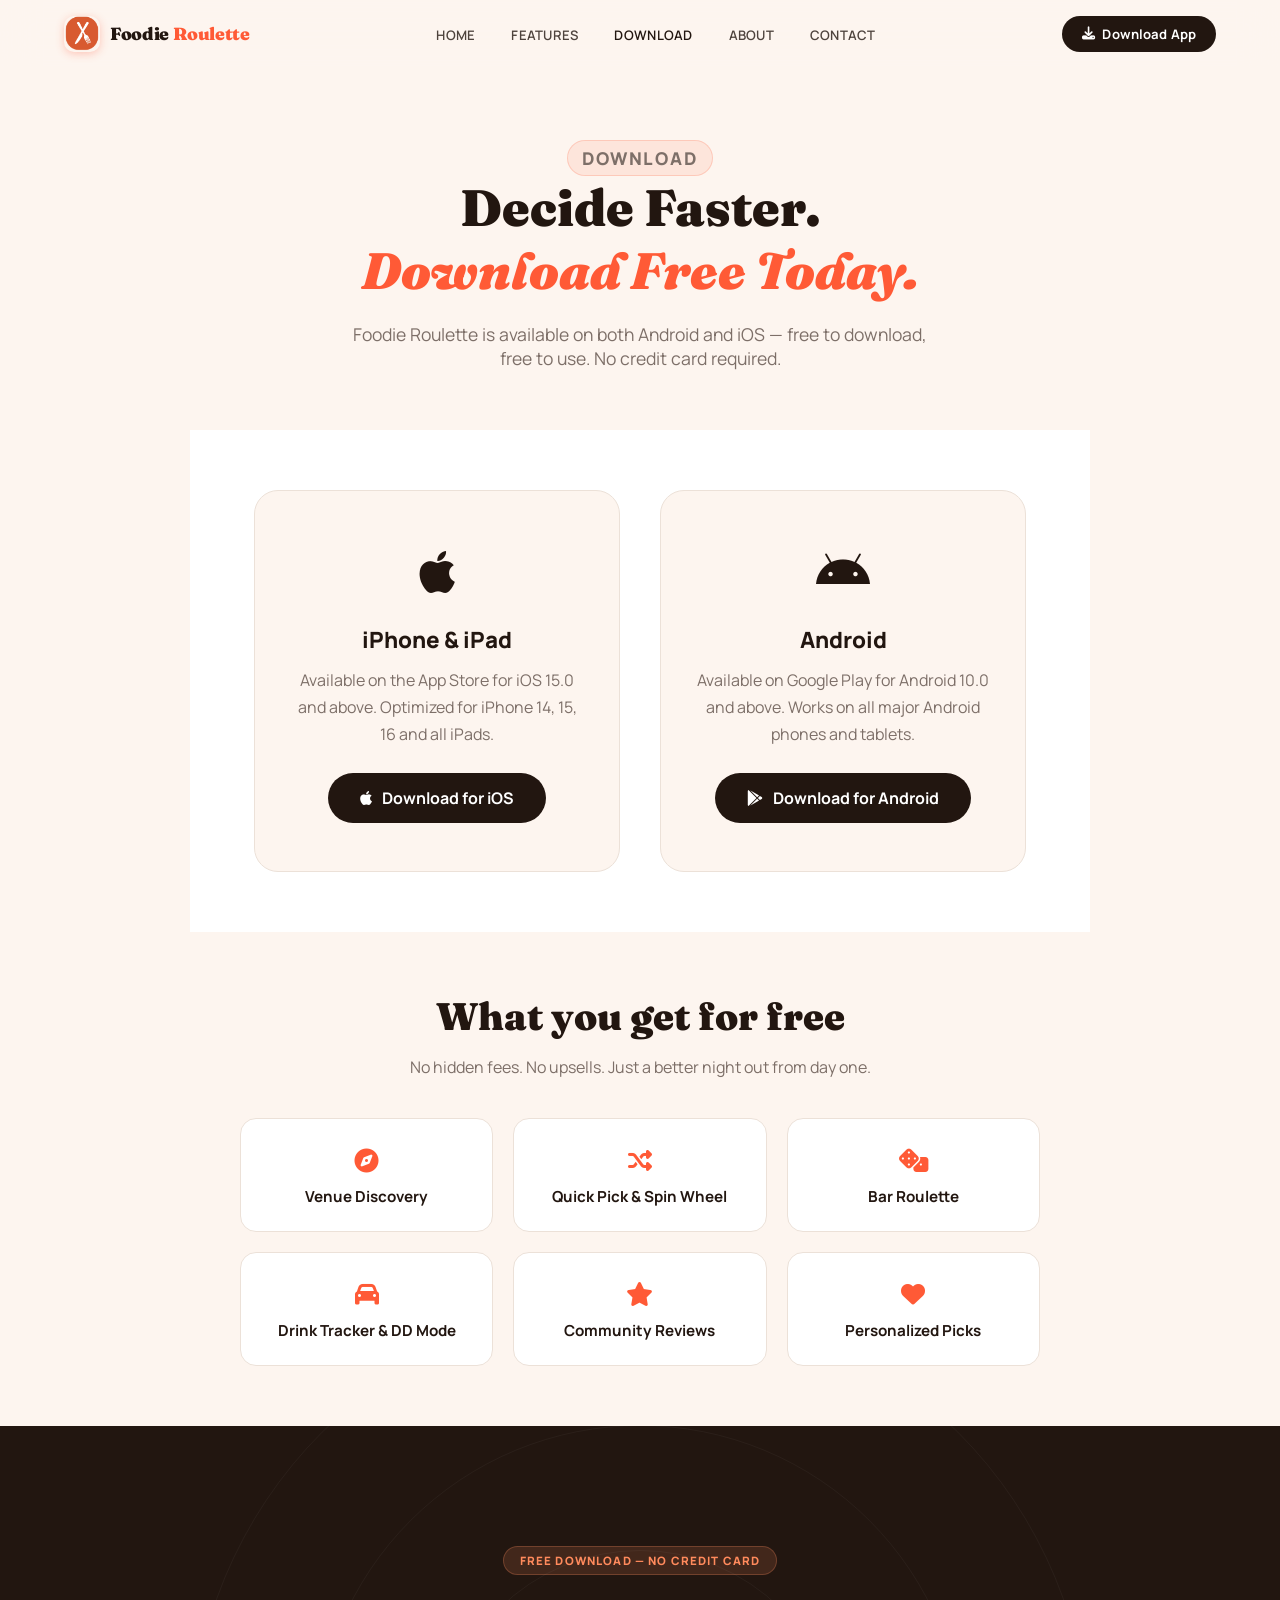
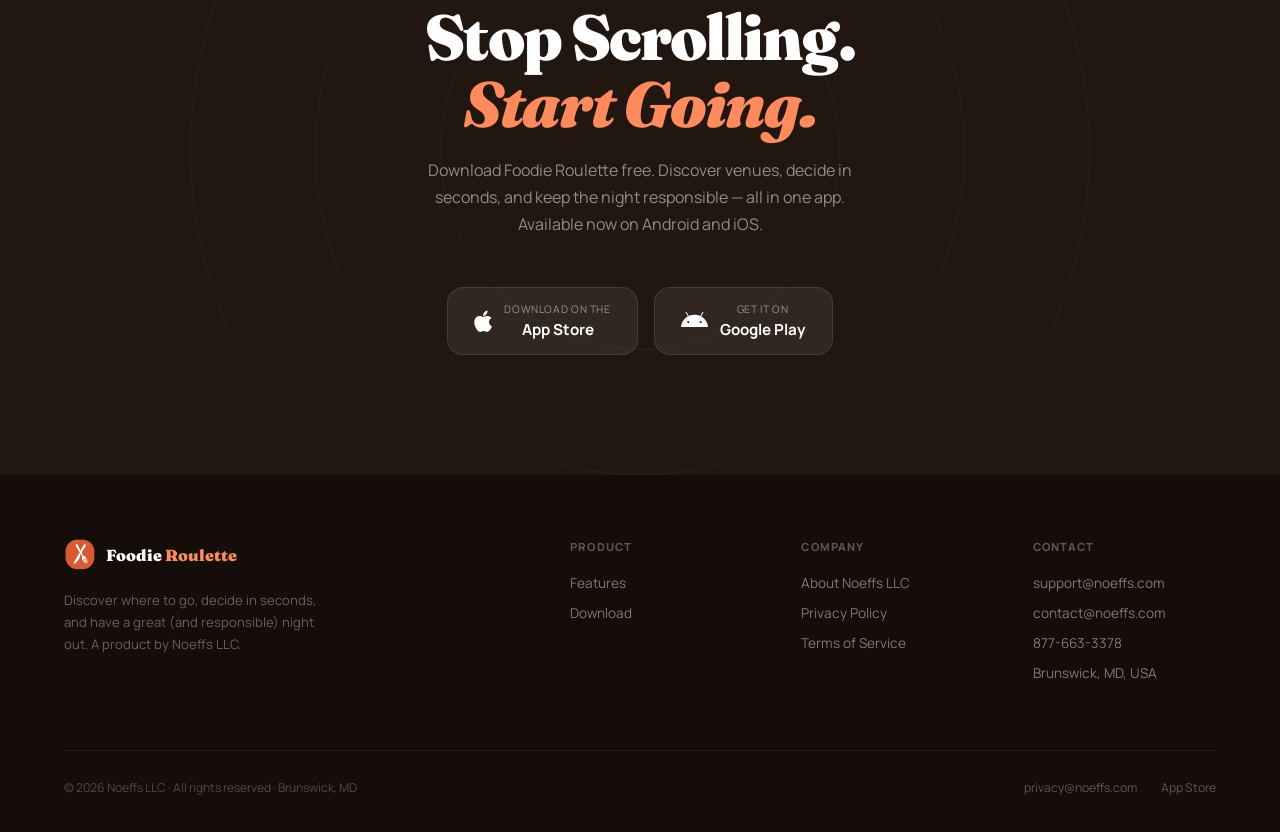
<file: download.html>
<!DOCTYPE html>
<html lang="en">

<head>
    <meta charset="UTF-8">
    <meta name="viewport" content="width=device-width, initial-scale=1.0">
    <title>Download — Foodie Roulette</title>
    <link rel="preconnect" href="https://fonts.googleapis.com">
    <link rel="preconnect" href="https://fonts.gstatic.com" crossorigin>
    <link
        href="https://fonts.googleapis.com/css2?family=Manrope:wght@300;400;500;600;700;800&family=Fraunces:ital,opsz,wght@0,9..144,300;0,9..144,700;0,9..144,900;1,9..144,300&display=swap"
        rel="stylesheet">
    <link rel="stylesheet" href="https://cdnjs.cloudflare.com/ajax/libs/font-awesome/6.4.0/css/all.min.css">
    <link rel="icon"
        href="./images/logo.png"
        alt="Foodie Roulette" />
    <link rel="stylesheet" href="css/style.css">
    <style>
        .download-hero {
            padding: 120px 5% 60px;
            background: var(--off);
            text-align: center;
        }

        .download-hero h1 {
            font-family: 'Fraunces', serif;
            font-size: clamp(2.5rem, 4vw, 3.8rem);
            font-weight: 900;
            color: var(--n);
        }

        .download-hero h1 em {
            color: var(--g);
            font-style: italic;
        }

        .download-hero p {
            font-size: 1.1rem;
            color: var(--muted);
            max-width: 600px;
            margin: 20px auto 0;
        }

        .download-grid {
            display: grid;
            grid-template-columns: 1fr 1fr;
            gap: 40px;
            padding: 60px 5%;
            background: #fff;
            max-width: 900px;
            margin: 0 auto;
        }

        .download-card {
            background: var(--off);
            border-radius: 24px;
            padding: 48px 36px;
            text-align: center;
            border: 1px solid var(--border);
            transition: all 0.3s;
        }

        .download-card:hover {
            transform: translateY(-6px);
            box-shadow: 0 12px 40px rgba(0, 0, 0, 0.08);
            border-color: var(--g);
        }

        .download-card .icon {
            font-size: 3rem;
            color: var(--n);
            margin-bottom: 20px;
        }

        .download-card h3 {
            font-size: 1.4rem;
            font-weight: 800;
            color: var(--n);
            margin-bottom: 12px;
        }

        .download-card p {
            color: var(--muted);
            line-height: 1.7;
            margin-bottom: 24px;
        }

        .download-btn {
            display: inline-flex;
            align-items: center;
            gap: 10px;
            background: var(--n);
            color: #fff;
            padding: 14px 32px;
            border-radius: 99px;
            text-decoration: none;
            font-weight: 700;
            transition: all 0.2s;
        }

        .download-btn:hover {
            background: var(--g);
            transform: translateY(-2px);
        }

        .download-features {
            background: var(--off);
            padding: 60px 5%;
            text-align: center;
        }

        .download-features h2 {
            font-family: 'Fraunces', serif;
            font-size: clamp(1.8rem, 3vw, 2.8rem);
            font-weight: 900;
            color: var(--n);
            margin-bottom: 16px;
        }

        .download-features p {
            color: var(--muted);
            max-width: 500px;
            margin: 0 auto 40px;
        }

        .df-grid {
            display: grid;
            grid-template-columns: repeat(auto-fit, minmax(200px, 1fr));
            gap: 20px;
            max-width: 800px;
            margin: 0 auto;
        }

        .df-item {
            background: #fff;
            padding: 24px 20px;
            border-radius: 16px;
            border: 1px solid var(--border);
        }

        .df-item .icon {
            font-size: 1.5rem;
            color: var(--g);
            margin-bottom: 10px;
        }

        .df-item h4 {
            font-size: 0.95rem;
            font-weight: 700;
            color: var(--n);
        }

        @media (max-width: 768px) {
            .download-grid {
                grid-template-columns: 1fr;
            }
        }

        /* ── CTA ── */
        #cta {
            background: var(--n);
            padding: 120px 5%;
            text-align: center;
            position: relative;
            overflow: hidden;
        }

        .cta-ring {
            position: absolute;
            border-radius: 50%;
            border: 1px solid rgba(255, 255, 255, .04);
            pointer-events: none;
            top: 50%;
            left: 50%;
            transform: translate(-50%, -50%);
        }

        .cta-ring1 {
            width: 400px;
            height: 400px
        }

        .cta-ring2 {
            width: 650px;
            height: 650px
        }

        .cta-ring3 {
            width: 900px;
            height: 900px
        }

        .cta-tag {
            display: inline-block;
            background: rgba(255, 138, 92, .15);
            color: var(--g2);
            padding: 6px 16px;
            border-radius: 99px;
            font-size: .72rem;
            font-weight: 800;
            text-transform: uppercase;
            letter-spacing: .1em;
            margin-bottom: 28px;
            border: 1px solid rgba(255, 138, 92, .25);
        }

        .cta-h {
            font-family: 'Fraunces', serif;
            font-size: clamp(2.4rem, 5vw, 4rem);
            font-weight: 900;
            color: #fff;
            letter-spacing: -.03em;
            line-height: 1.05;
            margin-bottom: 20px;
        }

        .cta-h em {
            font-style: italic;
            color: var(--g2)
        }

        .cta-p {
            font-size: 1rem;
            color: rgba(255, 255, 255, .5);
            max-width: 460px;
            margin: 0 auto 48px;
            line-height: 1.7
        }

        .store-row {
            display: flex;
            gap: 16px;
            justify-content: center;
            flex-wrap: wrap
        }

        .store-btn {
            display: inline-flex;
            align-items: center;
            gap: 12px;
            background: rgba(255, 255, 255, .07);
            color: #fff;
            padding: 14px 26px;
            border-radius: 16px;
            text-decoration: none;
            border: 1px solid rgba(255, 255, 255, .1);
            transition: all .22s;
        }

        .store-btn:hover {
            background: rgba(255, 255, 255, .13);
            border-color: rgba(255, 255, 255, .2);
            transform: translateY(-3px)
        }

        .store-ico {
            font-size: 1.5rem
        }

        .store-label small {
            display: block;
            font-size: .65rem;
            opacity: .5;
            text-transform: uppercase;
            letter-spacing: .06em;
            margin-bottom: 2px
        }

        .store-label strong {
            font-size: .95rem;
            font-weight: 700
        }
    </style>
</head>

<body>

    <!-- NAV -->
    <nav class="nav" id="nav">
        <a href="index.html" class="nav-logo">
            <img src="./images/logo.png" alt="Foodie Roulette">
            <span class="nav-logo-text">Foodie <span>Roulette</span></span>
        </a>
        <ul class="nav-links">
            <li><a href="index.html">Home</a></li>
            <li><a href="features.html">Features</a></li>
            <li><a href="download.html" style="opacity:1">Download</a></li>
            <li><a href="about.html">About</a></li>
            <li><a href="contact.html">Contact</a></li>
        </ul>
        <div class="nav-right">
            <a href="download.html" class="nav-dl">
                <i class="fas fa-download"></i> Download App
            </a>
            <button class="burger" id="burger" aria-label="Menu">
                <span></span><span></span><span></span>
            </button>
        </div>
    </nav>

    <div class="mobile-menu" id="mobileMenu">
        <a href="index.html" onclick="closeMenu()">Home</a>
        <a href="features.html" onclick="closeMenu()">Features</a>
        <a href="download.html" onclick="closeMenu()">Download</a>
        <a href="about.html" onclick="closeMenu()">About</a>
        <a href="contact.html" onclick="closeMenu()">Contact</a>
    </div>

    <!-- Download Hero -->
    <section class="download-hero">
        <div class="reveal">
            <p class="s-tag">Download</p>
            <h1>Decide Faster.<br><em>Download Free Today.</em></h1>
            <p>Foodie Roulette is available on both Android and iOS — free to download, free to use. No credit card
                required.</p>
        </div>
    </section>

    <!-- Download Cards -->
    <section class="download-grid">
        <div class="download-card reveal">
            <div class="icon"><i class="fab fa-apple"></i></div>
            <h3>iPhone &amp; iPad</h3>
            <p>Available on the App Store for iOS 15.0 and above. Optimized for iPhone 14, 15, 16 and all iPads.</p>
            <a href="#" class="download-btn">
                <i class="fab fa-apple"></i> Download for iOS
            </a>
        </div>
        <div class="download-card reveal">
            <div class="icon"><i class="fab fa-android"></i></div>
            <h3>Android</h3>
            <p>Available on Google Play for Android 10.0 and above. Works on all major Android phones and tablets.</p>
            <a href="#" class="download-btn">
                <i class="fab fa-google-play"></i> Download for Android
            </a>
        </div>
    </section>

    <!-- Download Features -->
    <section class="download-features">
        <div class="reveal">
            <h2>What you get for free</h2>
            <p>No hidden fees. No upsells. Just a better night out from day one.</p>
        </div>
        <div class="df-grid">
            <div class="df-item reveal">
                <div class="icon"><i class="fas fa-compass"></i></div>
                <h4>Venue Discovery</h4>
            </div>
            <div class="df-item reveal">
                <div class="icon"><i class="fas fa-shuffle"></i></div>
                <h4>Quick Pick &amp; Spin Wheel</h4>
            </div>
            <div class="df-item reveal">
                <div class="icon"><i class="fas fa-dice"></i></div>
                <h4>Bar Roulette</h4>
            </div>
            <div class="df-item reveal">
                <div class="icon"><i class="fas fa-car"></i></div>
                <h4>Drink Tracker &amp; DD Mode</h4>
            </div>
            <div class="df-item reveal">
                <div class="icon"><i class="fas fa-star"></i></div>
                <h4>Community Reviews</h4>
            </div>
            <div class="df-item reveal">
                <div class="icon"><i class="fas fa-heart"></i></div>
                <h4>Personalized Picks</h4>
            </div>
        </div>
    </section>
    <!-- CTA -->
    <section id="cta">
        <div class="cta-ring cta-ring1"></div>
        <div class="cta-ring cta-ring2"></div>
        <div class="cta-ring cta-ring3"></div>
        <p class="cta-tag reveal">Free Download — No Credit Card</p>
        <h2 class="cta-h reveal">Stop Scrolling.<br /><em>Start Going.</em></h2>
        <p class="cta-p reveal">Download Foodie Roulette free. Discover venues, decide in seconds, and keep the night
            responsible — all in one app. Available now on Android and iOS.</p>
        <div class="store-row reveal">
            <a href="download.html" class="store-btn">
                <span class="store-ico"><i class="fab fa-apple"></i></span>
                <div class="store-label"><small>Download on the</small><strong>App Store</strong></div>
            </a>
            <a href="#" class="store-btn">
                <span class="store-ico"><i class="fab fa-android"></i></span>
                <div class="store-label"><small>Get it on</small><strong>Google Play</strong></div>
            </a>
        </div>
    </section>

    <!-- Footer (same as before) -->
    <footer>
        <div class="ft-top">
            <div class="ft-brand">
                <div class="ft-logo">
                    <img src="./images/logo.png" alt="Foodie Roulette">
                    <span>Foodie <em>Roulette</em></span>
                </div>
                <p class="ft-tagline">Discover where to go, decide in seconds, and have a great (and responsible) night
                    out. A product by Noeffs LLC.</p>
            </div>
            <div class="ft-col">
                <h5>Product</h5>
                <a href="features.html">Features</a>
                <a href="download.html">Download</a>
            </div>
            <div class="ft-col">
                <h5>Company</h5>
                <a href="about.html">About Noeffs LLC</a>
                <a href="privacy.html">Privacy Policy</a>
                <a href="terms.html">Terms of Service</a>
            </div>
            <div class="ft-col">
                <h5>Contact</h5>
                <a href="mailto:support@noeffs.com">support@noeffs.com</a>
                <a href="mailto:contact@noeffs.com">contact@noeffs.com</a>
                <a href="tel:8776633378">877-663-3378</a>
                <a href="#">Brunswick, MD, USA</a>
            </div>
        </div>
        <div class="ft-bottom">
            <p class="ft-copy">© 2026 Noeffs LLC · All rights reserved · Brunswick, MD</p>
            <div class="ft-contact">
                <a href="mailto:privacy@noeffs.com">privacy@noeffs.com</a>
                <a href="download.html">App Store</a>
            </div>
        </div>
    </footer>

    <script src="js/main.js"></script>
</body>

</html>
</file>
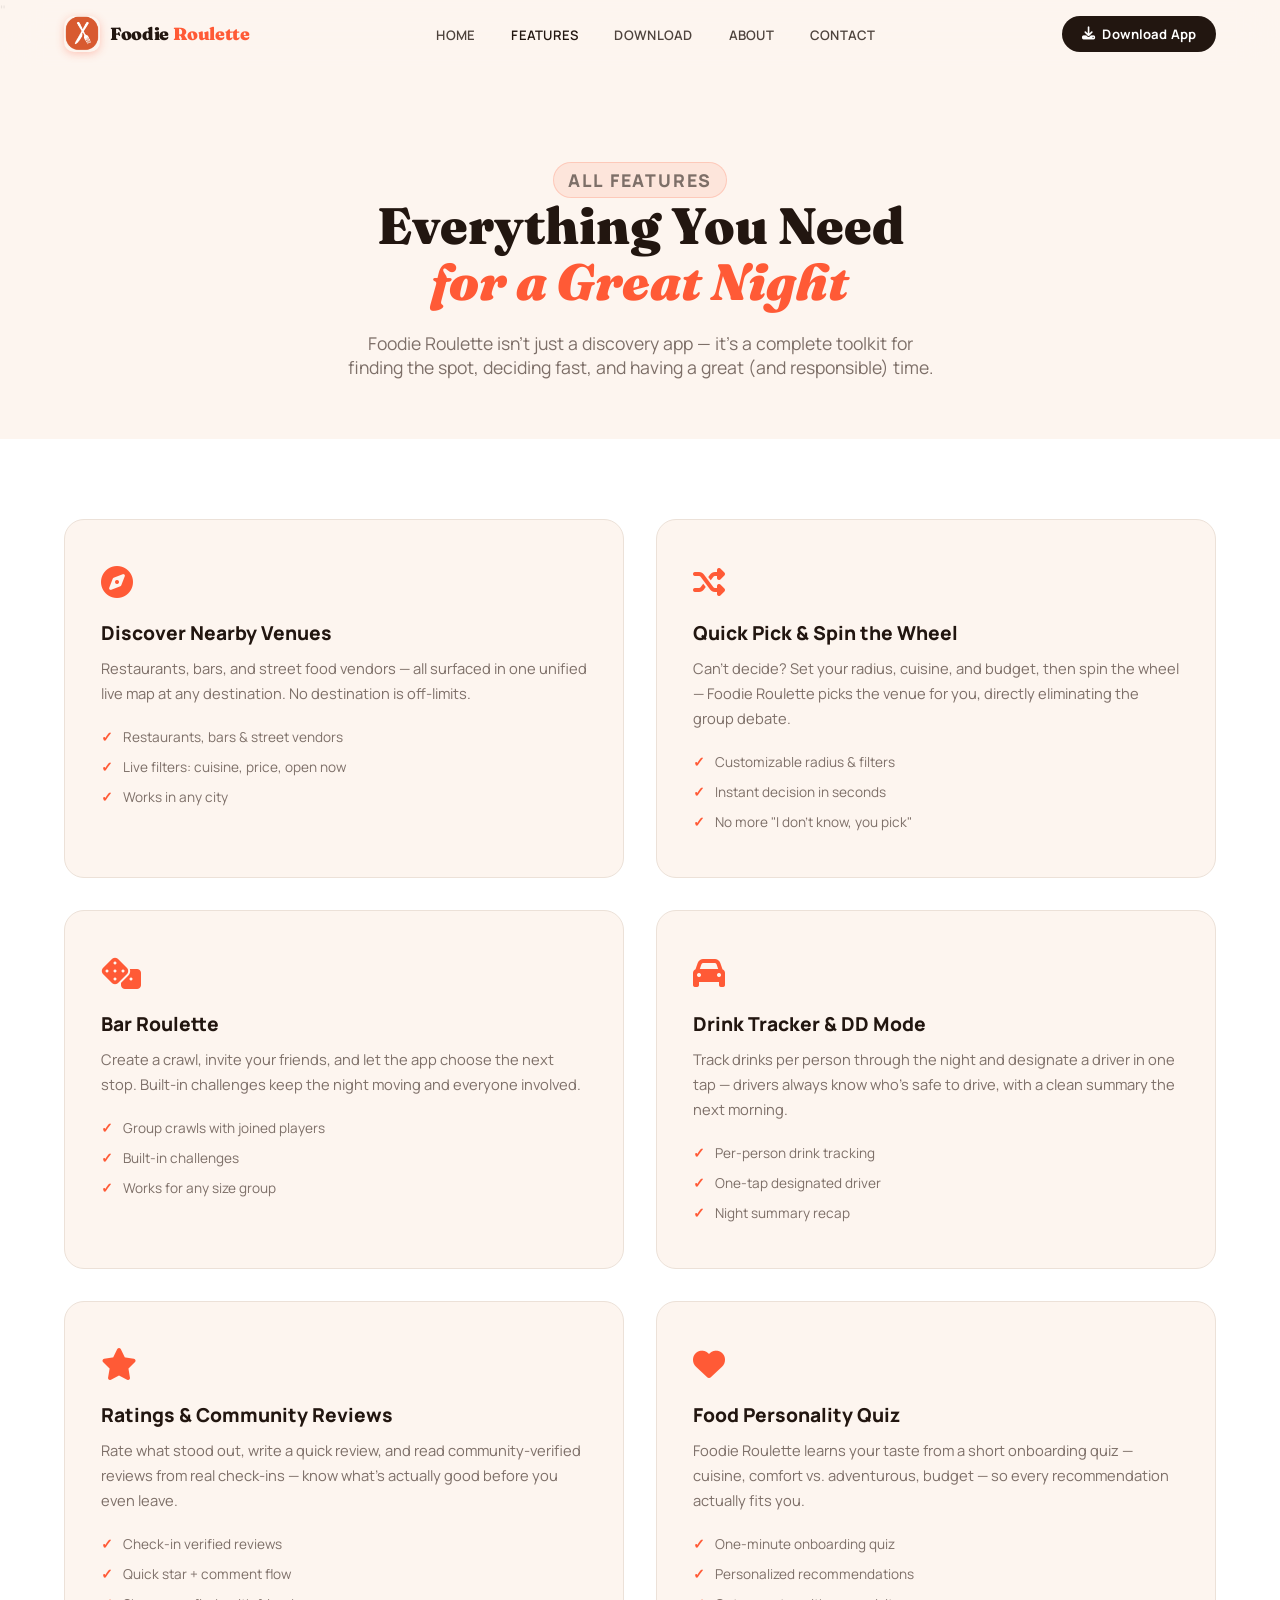
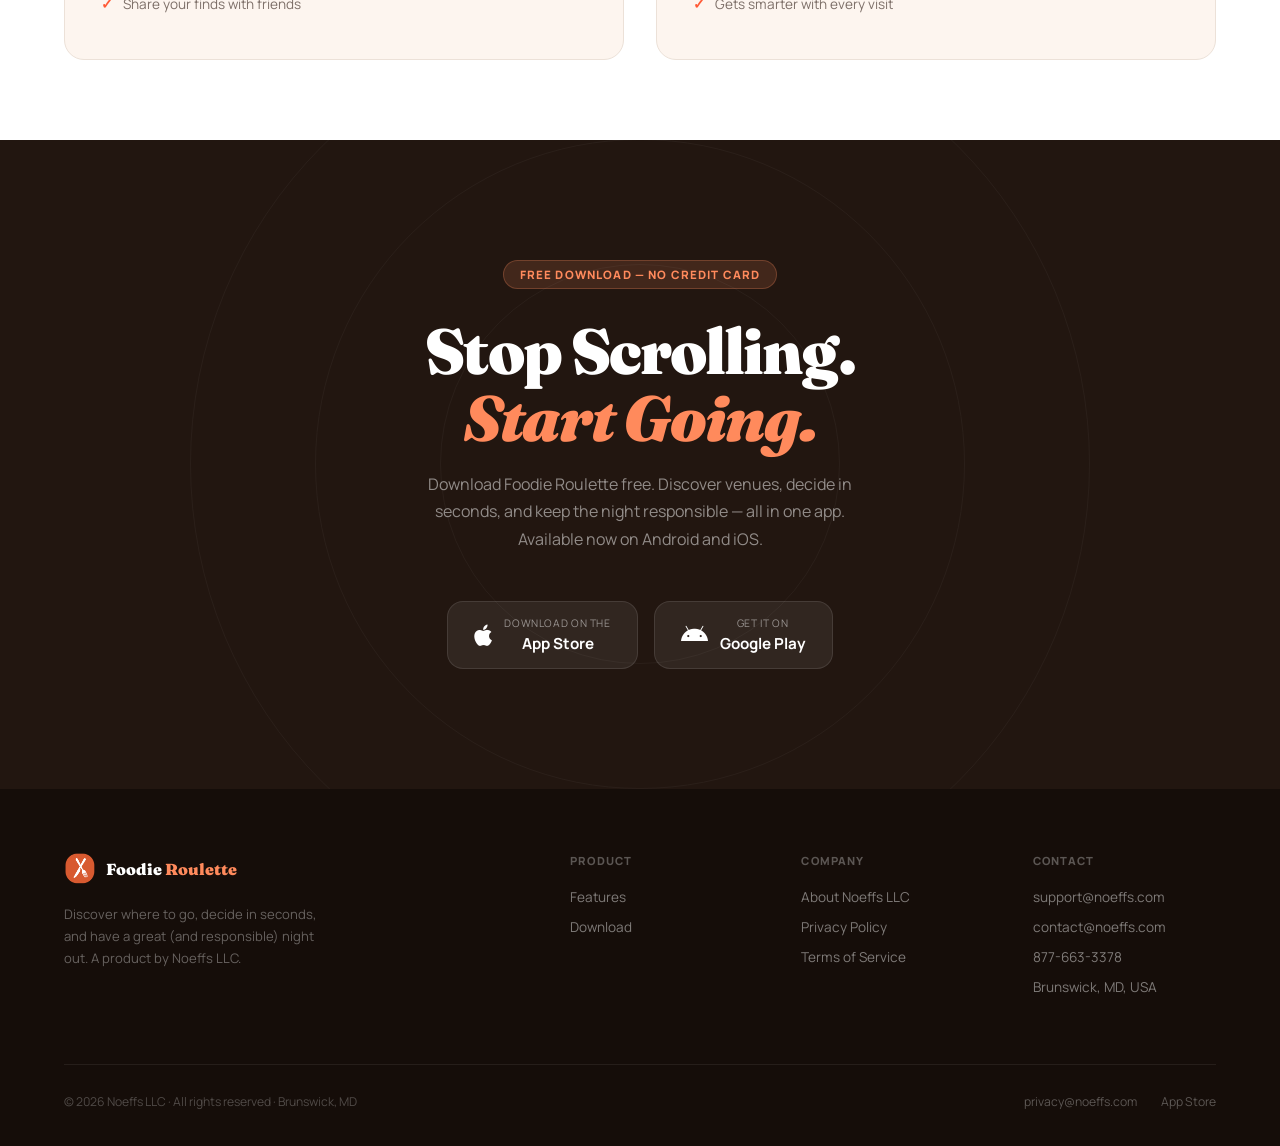
<file: features.html>
<!DOCTYPE html>
<html lang="en">

<head>
    <meta charset="UTF-8">
    <meta name="viewport" content="width=device-width, initial-scale=1.0">
    <title>Features — Foodie Roulette</title>
    <link rel="preconnect" href="https://fonts.googleapis.com">
    <link rel="preconnect" href="https://fonts.gstatic.com" crossorigin>
    <link
        href="https://fonts.googleapis.com/css2?family=Manrope:wght@300;400;500;600;700;800&family=Fraunces:ital,opsz,wght@0,9..144,300;0,9..144,700;0,9..144,900;1,9..144,300&display=swap"
        rel="stylesheet">
    <link rel="icon" href="" />
    <link rel="stylesheet" href="https://cdnjs.cloudflare.com/ajax/libs/font-awesome/6.4.0/css/all.min.css">
    <link rel="stylesheet" href="css/style.css">
    <link rel="icon"
        href="./images/logo.png"
        alt="Foodie Roulette" />"
    <style>
        /* Page-specific styles for features.html */
        .features-hero {
            padding: 120px 5% 60px;
            background: var(--off);
            text-align: center;
        }

        .features-hero h1 {
            font-family: 'Fraunces', serif;
            font-size: clamp(2.5rem, 4vw, 3.8rem);
            font-weight: 900;
            color: var(--n);
            line-height: 1.1;
        }

        .features-hero h1 em {
            color: var(--g);
            font-style: italic;
        }

        .features-hero p {
            font-size: 1.1rem;
            color: var(--muted);
            max-width: 600px;
            margin: 20px auto 0;
        }

        .feature-detail-grid {
            display: grid;
            grid-template-columns: 1fr 1fr;
            gap: 32px;
            padding: 80px 5%;
            background: #fff;
        }

        .feature-detail-card {
            background: var(--off);
            border-radius: 20px;
            padding: 40px 36px;
            border: 1px solid var(--border);
            transition: all 0.3s;
        }

        .feature-detail-card:hover {
            border-color: var(--g);
            transform: translateY(-4px);
            box-shadow: 0 12px 40px rgba(0, 0, 0, 0.06);
        }

        .feature-detail-card .icon {
            font-size: 2rem;
            color: var(--g);
            margin-bottom: 16px;
        }

        .feature-detail-card h3 {
            font-size: 1.2rem;
            font-weight: 800;
            color: var(--n);
            margin-bottom: 10px;
        }

        .feature-detail-card p {
            color: var(--muted);
            line-height: 1.7;
            font-size: 0.92rem;
        }

        .feature-detail-card ul {
            list-style: none;
            margin-top: 16px;
        }

        .feature-detail-card ul li {
            padding: 6px 0;
            font-size: 0.85rem;
            color: var(--muted);
            display: flex;
            gap: 10px;
        }

        .feature-detail-card ul li::before {
            content: '✓';
            color: var(--g);
            font-weight: 700;
        }

        @media (max-width: 768px) {
            .feature-detail-grid {
                grid-template-columns: 1fr;
            }
        }

        /* ── CTA ── */
        #cta {
            background: var(--n);
            padding: 120px 5%;
            text-align: center;
            position: relative;
            overflow: hidden;
        }

        .cta-ring {
            position: absolute;
            border-radius: 50%;
            border: 1px solid rgba(255, 255, 255, .04);
            pointer-events: none;
            top: 50%;
            left: 50%;
            transform: translate(-50%, -50%);
        }

        .cta-ring1 {
            width: 400px;
            height: 400px
        }

        .cta-ring2 {
            width: 650px;
            height: 650px
        }

        .cta-ring3 {
            width: 900px;
            height: 900px
        }

        .cta-tag {
            display: inline-block;
            background: rgba(255, 138, 92, .15);
            color: var(--g2);
            padding: 6px 16px;
            border-radius: 99px;
            font-size: .72rem;
            font-weight: 800;
            text-transform: uppercase;
            letter-spacing: .1em;
            margin-bottom: 28px;
            border: 1px solid rgba(255, 138, 92, .25);
        }

        .cta-h {
            font-family: 'Fraunces', serif;
            font-size: clamp(2.4rem, 5vw, 4rem);
            font-weight: 900;
            color: #fff;
            letter-spacing: -.03em;
            line-height: 1.05;
            margin-bottom: 20px;
        }

        .cta-h em {
            font-style: italic;
            color: var(--g2)
        }

        .cta-p {
            font-size: 1rem;
            color: rgba(255, 255, 255, .5);
            max-width: 460px;
            margin: 0 auto 48px;
            line-height: 1.7
        }

        .store-row {
            display: flex;
            gap: 16px;
            justify-content: center;
            flex-wrap: wrap
        }

        .store-btn {
            display: inline-flex;
            align-items: center;
            gap: 12px;
            background: rgba(255, 255, 255, .07);
            color: #fff;
            padding: 14px 26px;
            border-radius: 16px;
            text-decoration: none;
            border: 1px solid rgba(255, 255, 255, .1);
            transition: all .22s;
        }

        .store-btn:hover {
            background: rgba(255, 255, 255, .13);
            border-color: rgba(255, 255, 255, .2);
            transform: translateY(-3px)
        }

        .store-ico {
            font-size: 1.5rem
        }

        .store-label small {
            display: block;
            font-size: .65rem;
            opacity: .5;
            text-transform: uppercase;
            letter-spacing: .06em;
            margin-bottom: 2px
        }

        .store-label strong {
            font-size: .95rem;
            font-weight: 700
        }
    </style>
</head>

<body>

    <!-- NAV (same as index) -->
    <nav class="nav" id="nav">
        <a href="index.html" class="nav-logo">
            <img src="./images/logo.png" alt="Foodie Roulette">
            <span class="nav-logo-text">Foodie <span>Roulette</span></span>
        </a>
        <ul class="nav-links">
            <li><a href="index.html">Home</a></li>
            <li><a href="features.html" style="opacity:1">Features</a></li>
            <li><a href="download.html">Download</a></li>
            <li><a href="about.html">About</a></li>
            <li><a href="contact.html">Contact</a></li>
        </ul>
        <div class="nav-right">
            <a href="download.html" class="nav-dl">
                <i class="fas fa-download"></i> Download App
            </a>
            <button class="burger" id="burger" aria-label="Menu">
                <span></span><span></span><span></span>
            </button>
        </div>
    </nav>

    <div class="mobile-menu" id="mobileMenu">
        <a href="index.html" onclick="closeMenu()">Home</a>
        <a href="features.html" onclick="closeMenu()">Features</a>
        <a href="download.html" onclick="closeMenu()">Download</a>
        <a href="about.html" onclick="closeMenu()">About</a>
        <a href="contact.html" onclick="closeMenu()">Contact</a>
    </div>

    <!-- Features Hero -->
    <section class="features-hero">
        <div class="reveal">
            <p class="s-tag">All Features</p>
            <h1>Everything You Need<br><em>for a Great Night</em></h1>
            <p>Foodie Roulette isn't just a discovery app — it's a complete toolkit for finding the spot, deciding fast,
                and having a great (and responsible) time.</p>
        </div>
    </section>

    <!-- Feature Details -->
    <section class="feature-detail-grid">
        <div class="feature-detail-card reveal">
            <div class="icon"><i class="fas fa-compass"></i></div>
            <h3>Discover Nearby Venues</h3>
            <p>Restaurants, bars, and street food vendors — all surfaced in one unified live map at any destination. No
                destination is off-limits.</p>
            <ul>
                <li>Restaurants, bars &amp; street vendors</li>
                <li>Live filters: cuisine, price, open now</li>
                <li>Works in any city</li>
            </ul>
        </div>

        <div class="feature-detail-card reveal">
            <div class="icon"><i class="fas fa-shuffle"></i></div>
            <h3>Quick Pick &amp; Spin the Wheel</h3>
            <p>Can't decide? Set your radius, cuisine, and budget, then spin the wheel — Foodie Roulette picks the venue
                for you, directly eliminating the group debate.</p>
            <ul>
                <li>Customizable radius &amp; filters</li>
                <li>Instant decision in seconds</li>
                <li>No more "I don't know, you pick"</li>
            </ul>
        </div>

        <div class="feature-detail-card reveal">
            <div class="icon"><i class="fas fa-dice"></i></div>
            <h3>Bar Roulette</h3>
            <p>Create a crawl, invite your friends, and let the app choose the next stop. Built-in challenges keep the
                night moving and everyone involved.</p>
            <ul>
                <li>Group crawls with joined players</li>
                <li>Built-in challenges</li>
                <li>Works for any size group</li>
            </ul>
        </div>

        <div class="feature-detail-card reveal">
            <div class="icon"><i class="fas fa-car"></i></div>
            <h3>Drink Tracker &amp; DD Mode</h3>
            <p>Track drinks per person through the night and designate a driver in one tap — drivers always know who's
                safe to drive, with a clean summary the next morning.</p>
            <ul>
                <li>Per-person drink tracking</li>
                <li>One-tap designated driver</li>
                <li>Night summary recap</li>
            </ul>
        </div>

        <div class="feature-detail-card reveal">
            <div class="icon"><i class="fas fa-star"></i></div>
            <h3>Ratings &amp; Community Reviews</h3>
            <p>Rate what stood out, write a quick review, and read community-verified reviews from real check-ins — know
                what's actually good before you even leave.</p>
            <ul>
                <li>Check-in verified reviews</li>
                <li>Quick star + comment flow</li>
                <li>Share your finds with friends</li>
            </ul>
        </div>

        <div class="feature-detail-card reveal">
            <div class="icon"><i class="fas fa-heart"></i></div>
            <h3>Food Personality Quiz</h3>
            <p>Foodie Roulette learns your taste from a short onboarding quiz — cuisine, comfort vs. adventurous, budget
                — so every recommendation actually fits you.</p>
            <ul>
                <li>One-minute onboarding quiz</li>
                <li>Personalized recommendations</li>
                <li>Gets smarter with every visit</li>
            </ul>
        </div>
    </section>

    <!-- CTA -->
    <section id="cta">
        <div class="cta-ring cta-ring1"></div>
        <div class="cta-ring cta-ring2"></div>
        <div class="cta-ring cta-ring3"></div>
        <p class="cta-tag reveal">Free Download — No Credit Card</p>
        <h2 class="cta-h reveal">Stop Scrolling.<br /><em>Start Going.</em></h2>
        <p class="cta-p reveal">Download Foodie Roulette free. Discover venues, decide in seconds, and keep the night
            responsible — all in one app. Available now on Android and iOS.</p>
        <div class="store-row reveal">
            <a href="download.html" class="store-btn">
                <span class="store-ico"><i class="fab fa-apple"></i></span>
                <div class="store-label"><small>Download on the</small><strong>App Store</strong></div>
            </a>
            <a href="#" class="store-btn">
                <span class="store-ico"><i class="fab fa-android"></i></span>
                <div class="store-label"><small>Get it on</small><strong>Google Play</strong></div>
            </a>
        </div>
    </section>

    <!-- FOOTER (same as index) -->
    <footer>
        <div class="ft-top">
            <div class="ft-brand">
                <div class="ft-logo">
                    <img src="./images/logo.png" alt="Foodie Roulette">
                    <span>Foodie <em>Roulette</em></span>
                </div>
                <p class="ft-tagline">Discover where to go, decide in seconds, and have a great (and responsible) night
                    out. A product by Noeffs LLC.</p>
            </div>
            <div class="ft-col">
                <h5>Product</h5>
                <a href="features.html">Features</a>
                <a href="download.html">Download</a>
            </div>
            <div class="ft-col">
                <h5>Company</h5>
                <a href="about.html">About Noeffs LLC</a>
                <a href="privacy.html">Privacy Policy</a>
                <a href="terms.html">Terms of Service</a>
            </div>
            <div class="ft-col">
                <h5>Contact</h5>
                <a href="mailto:support@noeffs.com">support@noeffs.com</a>
                <a href="mailto:contact@noeffs.com">contact@noeffs.com</a>
                <a href="tel:8776633378">877-663-3378</a>
                <a href="#">Brunswick, MD, USA</a>
            </div>
        </div>
        <div class="ft-bottom">
            <p class="ft-copy">© 2026 Noeffs LLC · All rights reserved · Brunswick, MD</p>
            <div class="ft-contact">
                <a href="mailto:privacy@noeffs.com">privacy@noeffs.com</a>
                <a href="download.html">App Store</a>
            </div>
        </div>
    </footer>

    <script src="js/main.js"></script>
</body>

</html>
</file>
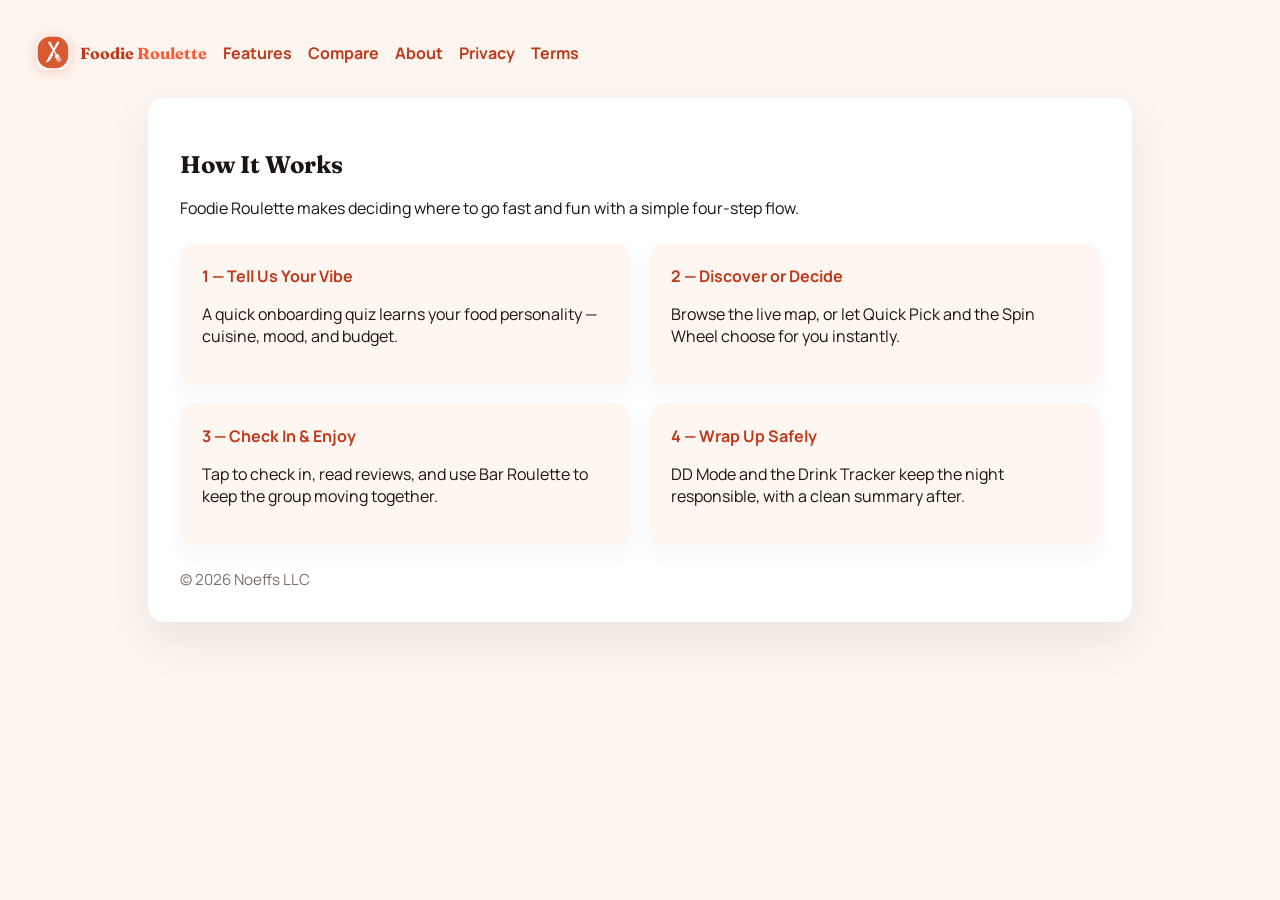
<file: how.html>
<!doctype html>
<html lang="en">

<head>
  <meta charset="utf-8">
  <meta name="viewport" content="width=device-width,initial-scale=1">
  <title>How It Works — Foodie Roulette</title>
  <link
    href="https://fonts.googleapis.com/css2?family=Manrope:wght@300;400;500;600;700;800&family=Fraunces:ital,opsz,wght@0,9..144,300;0,9..144,700;0,9..144,900;1,9..144,300&display=swap"
    rel="stylesheet">
  <link rel="icon" href="" />
  <style>
    body {
      font-family: 'Manrope', sans-serif;
      margin: 0;
      padding: 36px;
      background: #fdf5ef;
      color: #1b140f
    }

    nav {
      display: flex;
      flex-wrap: wrap;
      gap: 16px;
      align-items: center;
      margin-bottom: 28px
    }

    a {
      color: #c0391b;
      text-decoration: none;
      font-weight: 700
    }

    h1 {
      font-family: 'Fraunces', serif;
      margin-bottom: 18px
    }

    .nav-logo {
      display: flex;
      align-items: center;
      gap: 10px;
      font-weight: 700;
      color: #c0391b;
      text-decoration: none
    }

    .nav-logo img {
      width: 34px;
      height: 34px;
      border-radius: 10px;
      box-shadow: 0 2px 12px rgba(255, 90, 54, .25)
    }

    .nav-logo-text {
      font-family: 'Fraunces', serif;
      font-size: 1rem;
      color: #c0391b
    }

    .nav-logo-text span {
      color: #ff5a36
    }

    section {
      max-width: 920px;
      margin: 0 auto;
      background: #fff;
      padding: 32px;
      border-radius: 16px;
      box-shadow: 0 18px 48px rgba(0, 0, 0, .08)
    }

    .steps {
      display: grid;
      grid-template-columns: repeat(2, minmax(0, 1fr));
      gap: 18px;
      margin-top: 24px
    }

    .step {
      background: #fdf6f1;
      padding: 22px;
      border-radius: 16px;
      box-shadow: 0 10px 24px rgba(0, 0, 0, .04)
    }

    .step strong {
      display: block;
      margin-bottom: 12px;
      font-size: 1rem;
      color: #c0391b
    }

    .footer {
      margin-top: 24px;
      color: #7d6f68;
      font-size: .95rem
    }
  </style>
</head>

<body>
  <nav>
    <a href="index.html" class="nav-logo">
      <img src="./images/logo.png" alt="Foodie Roulette">
      <span class="nav-logo-text">Foodie <span>Roulette</span></span>
    </a>
    <a href="features.html">Features</a>
    <a href="compare.html">Compare</a>
    <a href="about.html">About</a>
    <a href="privacy.html">Privacy</a>
    <a href="terms.html">Terms</a>
  </nav>
  <section>
    <h1>How It Works</h1>
    <p>Foodie Roulette makes deciding where to go fast and fun with a simple four-step flow.</p>
    <div class="steps">
      <div class="step"><strong>1 — Tell Us Your Vibe</strong>
        <p>A quick onboarding quiz learns your food personality — cuisine, mood, and budget.</p>
      </div>
      <div class="step"><strong>2 — Discover or Decide</strong>
        <p>Browse the live map, or let Quick Pick and the Spin Wheel choose for you instantly.</p>
      </div>
      <div class="step"><strong>3 — Check In &amp; Enjoy</strong>
        <p>Tap to check in, read reviews, and use Bar Roulette to keep the group moving together.</p>
      </div>
      <div class="step"><strong>4 — Wrap Up Safely</strong>
        <p>DD Mode and the Drink Tracker keep the night responsible, with a clean summary after.</p>
      </div>
    </div>
    <div class="footer">© 2026 Noeffs LLC</div>
  </section>
</body>

</html>
</file>
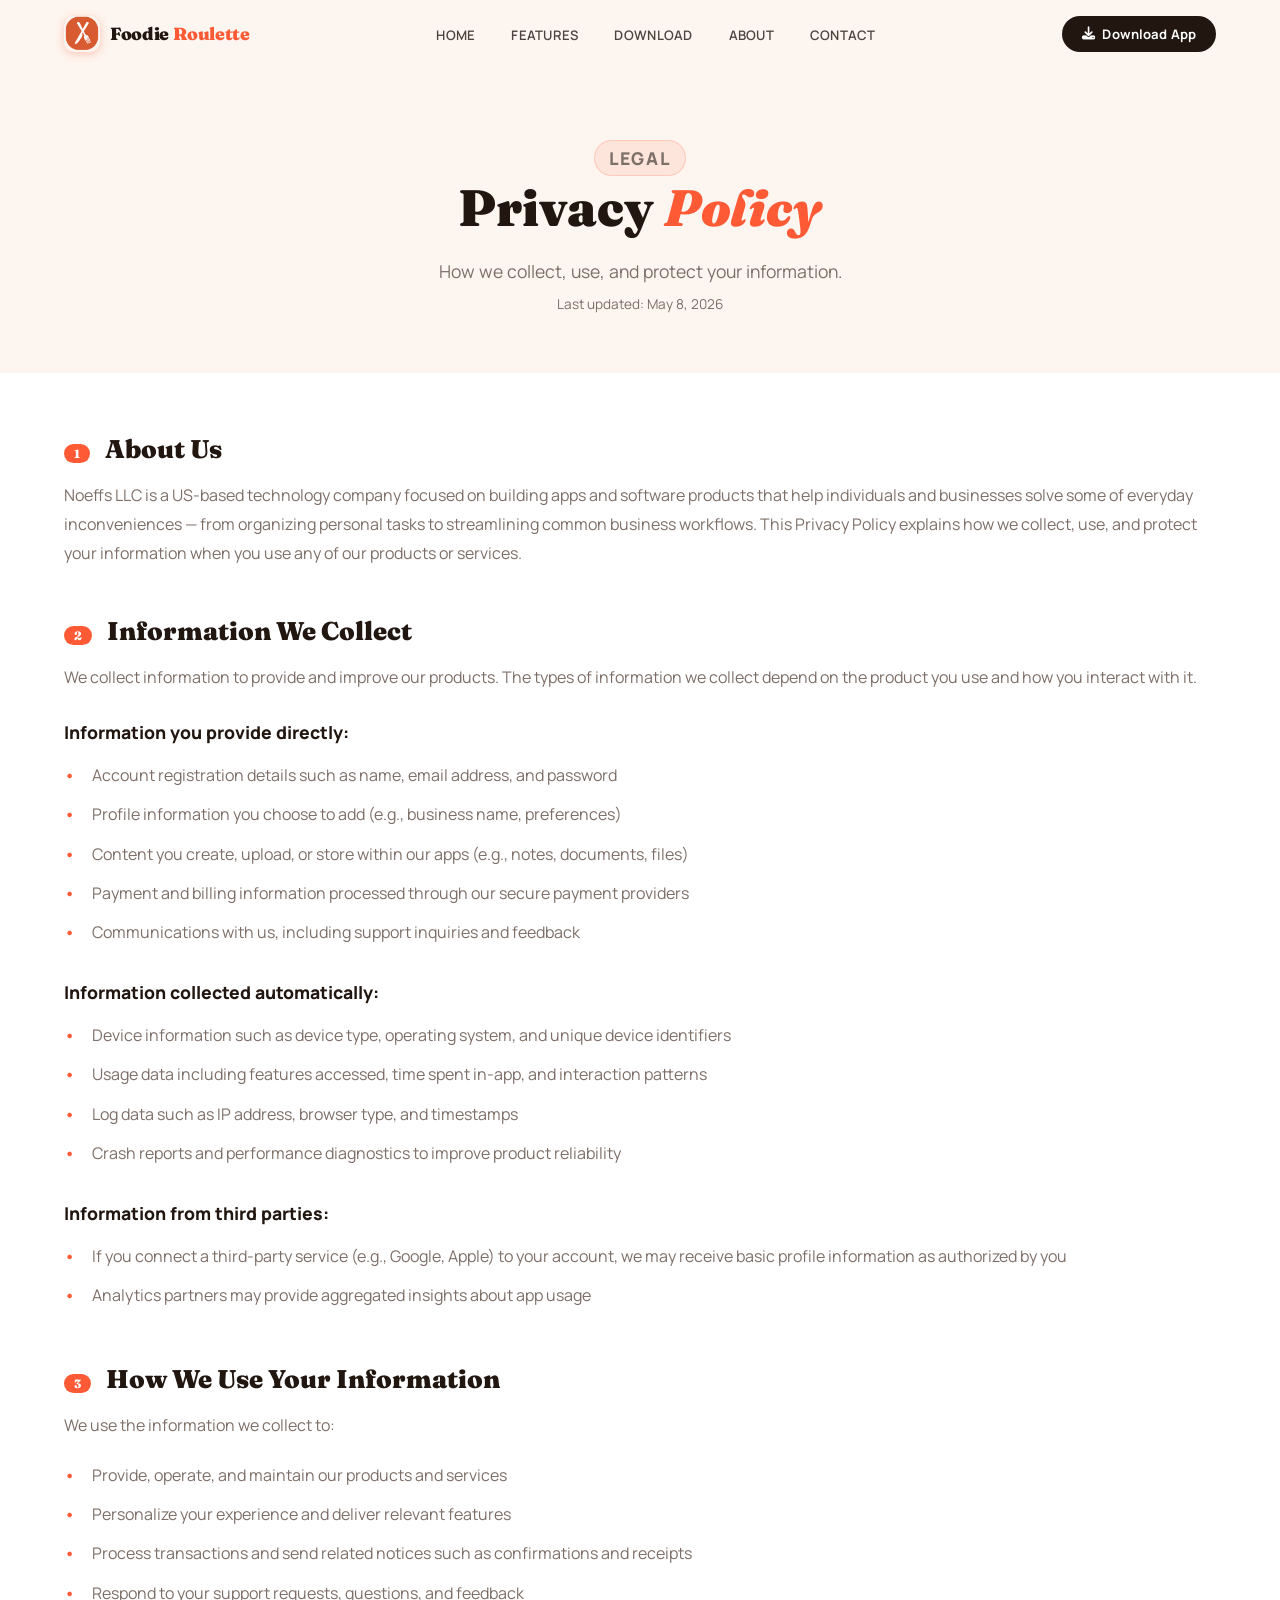
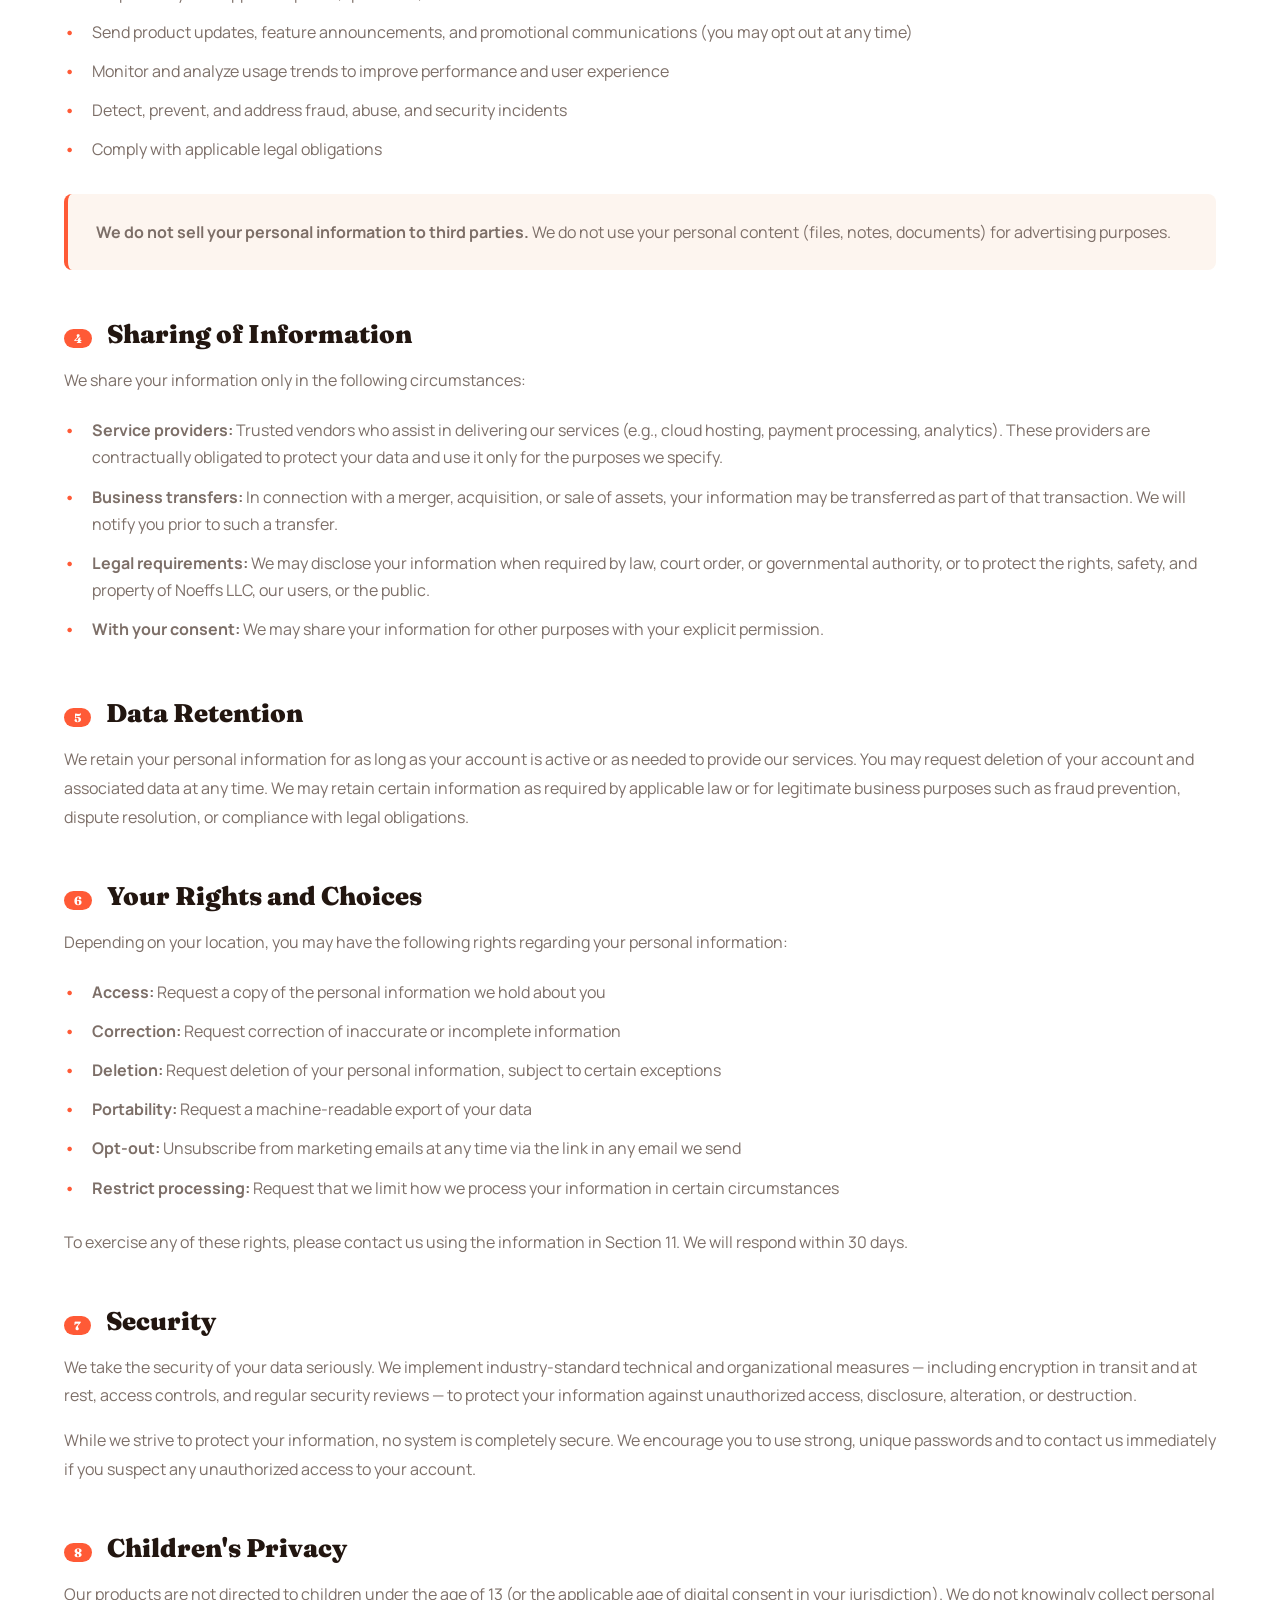
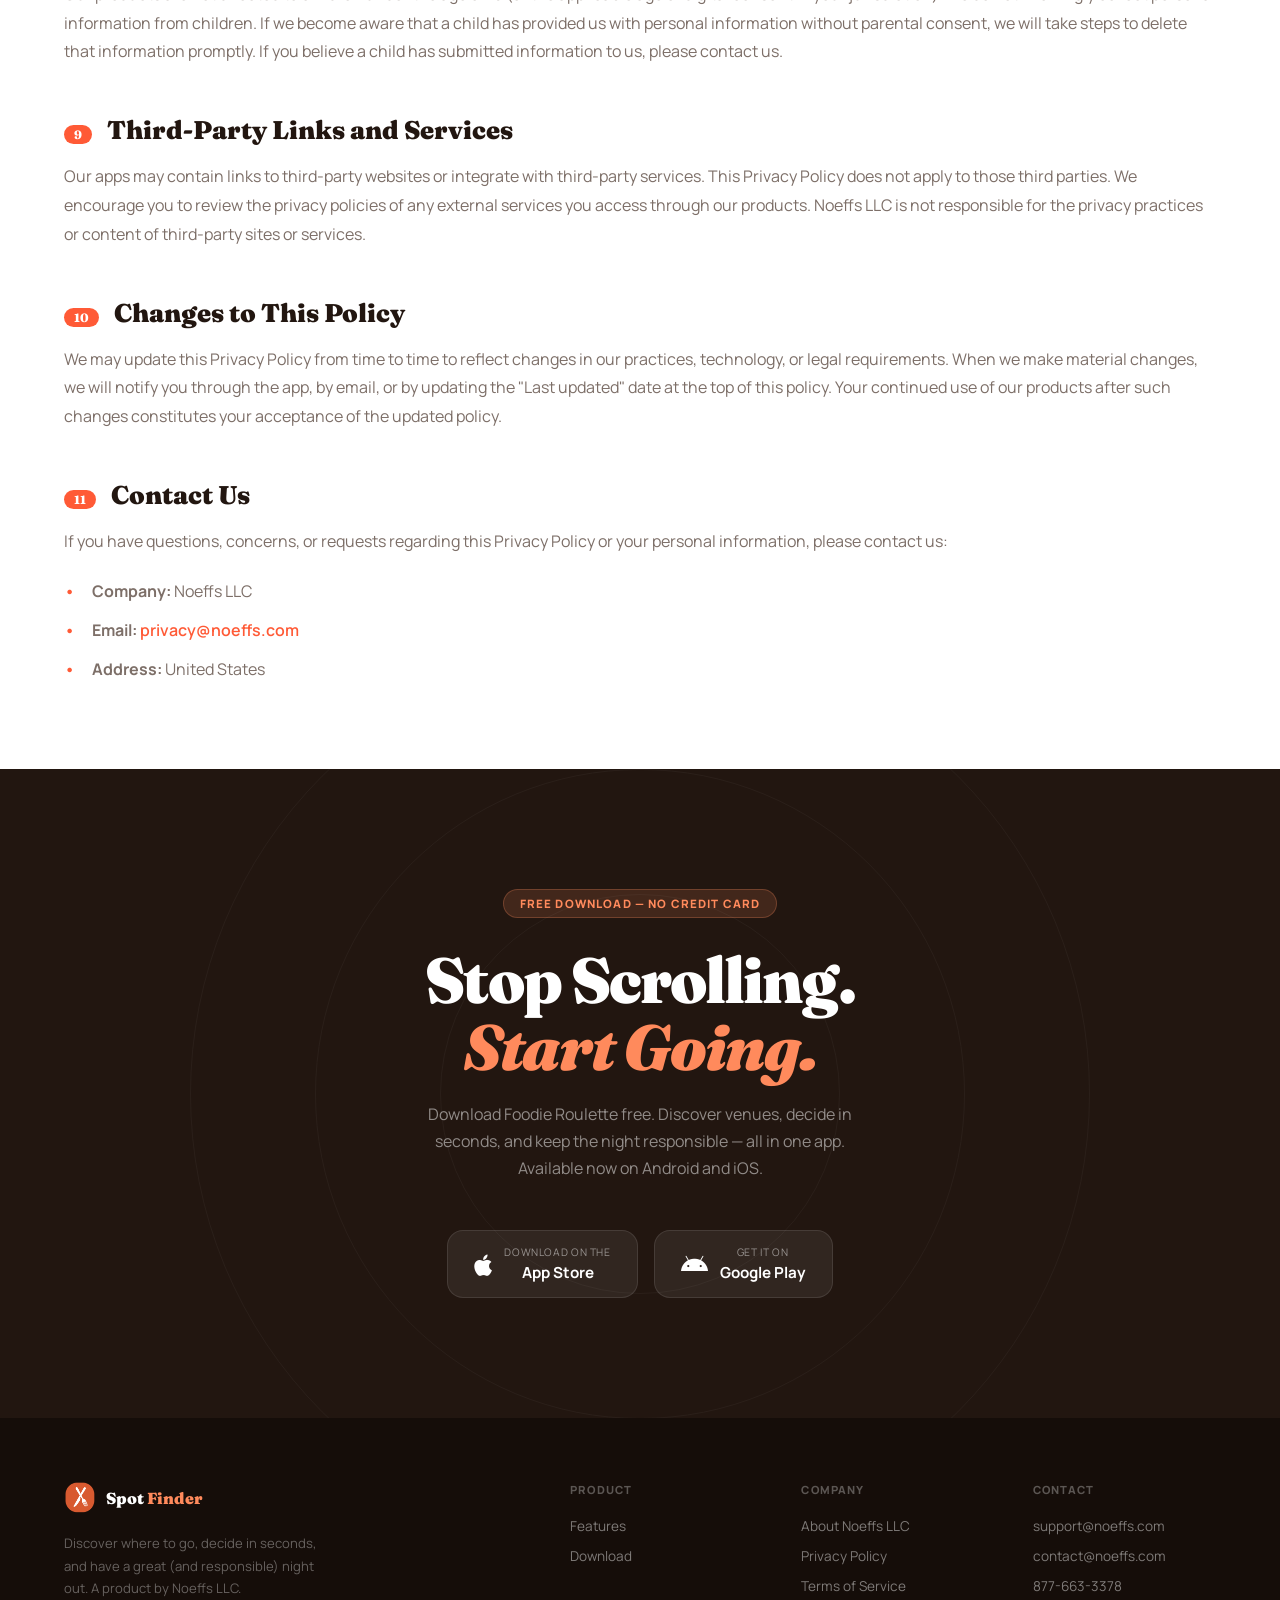
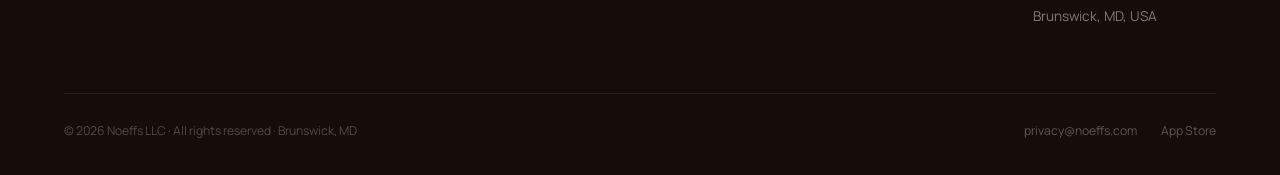
<file: privacy.html>
<!DOCTYPE html>
<html lang="en">

<head>
    <meta charset="UTF-8">
    <meta name="viewport" content="width=device-width, initial-scale=1.0">
    <title>Privacy Policy — Noeffs LLC</title>
    <link rel="preconnect" href="https://fonts.googleapis.com">
    <link rel="preconnect" href="https://fonts.gstatic.com" crossorigin>
    <link
        href="https://fonts.googleapis.com/css2?family=Manrope:wght@300;400;500;600;700;800&family=Fraunces:ital,opsz,wght@0,9..144,300;0,9..144,700;0,9..144,900;1,9..144,300&display=swap"
        rel="stylesheet">
    <link rel="stylesheet" href="https://cdnjs.cloudflare.com/ajax/libs/font-awesome/6.4.0/css/all.min.css">
    <link rel="stylesheet" href="css/style.css">
    <style>
        .legal-hero {
            padding: 120px 5% 60px;
            background: var(--off);
            text-align: center;
        }

        .legal-hero h1 {
            font-family: 'Fraunces', serif;
            font-size: clamp(2.5rem, 4vw, 3.8rem);
            font-weight: 900;
            color: var(--n);
        }

        .legal-hero h1 em {
            color: var(--g);
            font-style: italic;
        }

        .legal-hero p {
            font-size: 1.1rem;
            color: var(--muted);
            max-width: 600px;
            margin: 20px auto 0;
        }

        .legal-hero .meta {
            font-size: 0.85rem;
            color: var(--muted);
            margin-top: 12px;
        }

        .legal-content {
            padding: 60px 5%;
            background: #fff;
            max-width: 100%;
            margin: 0 auto;
        }

        .legal-content h2 {
            font-family: 'Fraunces', serif;
            font-size: 1.6rem;
            font-weight: 900;
            color: var(--n);
            margin-top: 48px;
            margin-bottom: 16px;
        }

        .legal-content h2:first-of-type {
            margin-top: 0;
        }

        .legal-content h3 {
            font-size: 1.1rem;
            font-weight: 800;
            color: var(--n);
            margin-top: 28px;
            margin-bottom: 10px;
        }

        .legal-content p {
            color: var(--muted);
            line-height: 1.8;
            margin-bottom: 16px;
        }

        .legal-content ul {
            list-style: none;
            margin: 12px 0 20px 0;
        }

        .legal-content ul li {
            padding: 6px 0 6px 28px;
            color: var(--muted);
            line-height: 1.7;
            position: relative;
        }

        .legal-content ul li::before {
            content: '•';
            color: var(--g);
            font-weight: 700;
            position: absolute;
            left: 0;
        }

        .legal-content .highlight-box {
            background: var(--off);
            border-left: 4px solid var(--g);
            padding: 24px 28px;
            border-radius: 8px;
            margin: 24px 0;
        }

        .legal-content .highlight-box p {
            margin-bottom: 0;
        }

        .legal-content .section-number {
            display: inline-block;
            background: var(--g);
            color: #fff;
            font-weight: 800;
            font-size: 0.75rem;
            padding: 2px 10px;
            border-radius: 99px;
            margin-right: 10px;
        }

        .legal-back {
            display: inline-flex;
            align-items: center;
            gap: 8px;
            color: var(--g3);
            text-decoration: none;
            font-weight: 700;
            margin-bottom: 24px;
            transition: gap 0.2s;
        }

        .legal-back:hover {
            gap: 14px;
        }

        @media (max-width: 768px) {
            .legal-content {
                padding: 40px 6%;
            }
        }

        /* ── CTA ── */
        #cta {
            background: var(--n);
            padding: 120px 5%;
            text-align: center;
            position: relative;
            overflow: hidden;
        }

        .cta-ring {
            position: absolute;
            border-radius: 50%;
            border: 1px solid rgba(255, 255, 255, .04);
            pointer-events: none;
            top: 50%;
            left: 50%;
            transform: translate(-50%, -50%);
        }

        .cta-ring1 {
            width: 400px;
            height: 400px
        }

        .cta-ring2 {
            width: 650px;
            height: 650px
        }

        .cta-ring3 {
            width: 900px;
            height: 900px
        }

        .cta-tag {
            display: inline-block;
            background: rgba(255, 138, 92, .15);
            color: var(--g2);
            padding: 6px 16px;
            border-radius: 99px;
            font-size: .72rem;
            font-weight: 800;
            text-transform: uppercase;
            letter-spacing: .1em;
            margin-bottom: 28px;
            border: 1px solid rgba(255, 138, 92, .25);
        }

        .cta-h {
            font-family: 'Fraunces', serif;
            font-size: clamp(2.4rem, 5vw, 4rem);
            font-weight: 900;
            color: #fff;
            letter-spacing: -.03em;
            line-height: 1.05;
            margin-bottom: 20px;
        }

        .cta-h em {
            font-style: italic;
            color: var(--g2)
        }

        .cta-p {
            font-size: 1rem;
            color: rgba(255, 255, 255, .5);
            max-width: 460px;
            margin: 0 auto 48px;
            line-height: 1.7
        }

        .store-row {
            display: flex;
            gap: 16px;
            justify-content: center;
            flex-wrap: wrap
        }

        .store-btn {
            display: inline-flex;
            align-items: center;
            gap: 12px;
            background: rgba(255, 255, 255, .07);
            color: #fff;
            padding: 14px 26px;
            border-radius: 16px;
            text-decoration: none;
            border: 1px solid rgba(255, 255, 255, .1);
            transition: all .22s;
        }

        .store-btn:hover {
            background: rgba(255, 255, 255, .13);
            border-color: rgba(255, 255, 255, .2);
            transform: translateY(-3px)
        }

        .store-ico {
            font-size: 1.5rem
        }

        .store-label small {
            display: block;
            font-size: .65rem;
            opacity: .5;
            text-transform: uppercase;
            letter-spacing: .06em;
            margin-bottom: 2px
        }

        .store-label strong {
            font-size: .95rem;
            font-weight: 700
        }
    </style>
</head>

<body>

    <!-- NAV -->
    <nav class="nav" id="nav">
        <a href="index.html" class="nav-logo">
            <img src="./images/logo.png" alt="Foodie Roulette">
            <span class="nav-logo-text">Foodie <span>Roulette</span></span>
        </a>
        <ul class="nav-links">
            <li><a href="index.html">Home</a></li>
            <li><a href="features.html">Features</a></li>
            <li><a href="download.html">Download</a></li>
            <li><a href="about.html">About</a></li>
            <li><a href="contact.html">Contact</a></li>
        </ul>
        <div class="nav-right">
            <a href="download.html" class="nav-dl">
                <i class="fas fa-download"></i> Download App
            </a>
            <button class="burger" id="burger" aria-label="Menu">
                <span></span><span></span><span></span>
            </button>
        </div>
    </nav>

    <div class="mobile-menu" id="mobileMenu">
        <a href="index.html" onclick="closeMenu()">Home</a>
        <a href="features.html" onclick="closeMenu()">Features</a>
        <a href="download.html" onclick="closeMenu()">Download</a>
        <a href="about.html" onclick="closeMenu()">About</a>
        <a href="contact.html" onclick="closeMenu()">Contact</a>
    </div>

    <!-- Hero -->
    <section class="legal-hero">
        <div class="reveal">
            <p class="s-tag">Legal</p>
            <h1>Privacy <em>Policy</em></h1>
            <p>How we collect, use, and protect your information.</p>
            <p class="meta">Last updated: May 8, 2026</p>
        </div>
    </section>

    <!-- Content -->
    <section class="legal-content">
        <div class="reveal">
            <h2><span class="section-number">1</span> About Us</h2>
            <p>Noeffs LLC is a US-based technology company focused on building apps and software products that help
                individuals and businesses solve some of everyday inconveniences — from organizing personal tasks to
                streamlining common business workflows. This Privacy Policy explains how we collect, use, and protect
                your information when you use any of our products or services.</p>

            <h2><span class="section-number">2</span> Information We Collect</h2>
            <p>We collect information to provide and improve our products. The types of information we collect depend on
                the product you use and how you interact with it.</p>

            <h3>Information you provide directly:</h3>
            <ul>
                <li>Account registration details such as name, email address, and password</li>
                <li>Profile information you choose to add (e.g., business name, preferences)</li>
                <li>Content you create, upload, or store within our apps (e.g., notes, documents, files)</li>
                <li>Payment and billing information processed through our secure payment providers</li>
                <li>Communications with us, including support inquiries and feedback</li>
            </ul>

            <h3>Information collected automatically:</h3>
            <ul>
                <li>Device information such as device type, operating system, and unique device identifiers</li>
                <li>Usage data including features accessed, time spent in-app, and interaction patterns</li>
                <li>Log data such as IP address, browser type, and timestamps</li>
                <li>Crash reports and performance diagnostics to improve product reliability</li>
            </ul>

            <h3>Information from third parties:</h3>
            <ul>
                <li>If you connect a third-party service (e.g., Google, Apple) to your account, we may receive basic
                    profile information as authorized by you</li>
                <li>Analytics partners may provide aggregated insights about app usage</li>
            </ul>

            <h2><span class="section-number">3</span> How We Use Your Information</h2>
            <p>We use the information we collect to:</p>
            <ul>
                <li>Provide, operate, and maintain our products and services</li>
                <li>Personalize your experience and deliver relevant features</li>
                <li>Process transactions and send related notices such as confirmations and receipts</li>
                <li>Respond to your support requests, questions, and feedback</li>
                <li>Send product updates, feature announcements, and promotional communications (you may opt out at any
                    time)</li>
                <li>Monitor and analyze usage trends to improve performance and user experience</li>
                <li>Detect, prevent, and address fraud, abuse, and security incidents</li>
                <li>Comply with applicable legal obligations</li>
            </ul>

            <div class="highlight-box">
                <p><strong>We do not sell your personal information to third parties.</strong> We do not use your
                    personal content (files, notes, documents) for advertising purposes.</p>
            </div>

            <h2><span class="section-number">4</span> Sharing of Information</h2>
            <p>We share your information only in the following circumstances:</p>
            <ul>
                <li><strong>Service providers:</strong> Trusted vendors who assist in delivering our services (e.g.,
                    cloud hosting, payment processing, analytics). These providers are contractually obligated to
                    protect your data and use it only for the purposes we specify.</li>
                <li><strong>Business transfers:</strong> In connection with a merger, acquisition, or sale of assets,
                    your information may be transferred as part of that transaction. We will notify you prior to such a
                    transfer.</li>
                <li><strong>Legal requirements:</strong> We may disclose your information when required by law, court
                    order, or governmental authority, or to protect the rights, safety, and property of Noeffs LLC, our
                    users, or the public.</li>
                <li><strong>With your consent:</strong> We may share your information for other purposes with your
                    explicit permission.</li>
            </ul>

            <h2><span class="section-number">5</span> Data Retention</h2>
            <p>We retain your personal information for as long as your account is active or as needed to provide our
                services. You may request deletion of your account and associated data at any time. We may retain
                certain information as required by applicable law or for legitimate business purposes such as fraud
                prevention, dispute resolution, or compliance with legal obligations.</p>

            <h2><span class="section-number">6</span> Your Rights and Choices</h2>
            <p>Depending on your location, you may have the following rights regarding your personal information:</p>
            <ul>
                <li><strong>Access:</strong> Request a copy of the personal information we hold about you</li>
                <li><strong>Correction:</strong> Request correction of inaccurate or incomplete information</li>
                <li><strong>Deletion:</strong> Request deletion of your personal information, subject to certain
                    exceptions</li>
                <li><strong>Portability:</strong> Request a machine-readable export of your data</li>
                <li><strong>Opt-out:</strong> Unsubscribe from marketing emails at any time via the link in any email we
                    send</li>
                <li><strong>Restrict processing:</strong> Request that we limit how we process your information in
                    certain circumstances</li>
            </ul>
            <p>To exercise any of these rights, please contact us using the information in Section 11. We will respond
                within 30 days.</p>

            <h2><span class="section-number">7</span> Security</h2>
            <p>We take the security of your data seriously. We implement industry-standard technical and organizational
                measures — including encryption in transit and at rest, access controls, and regular security reviews —
                to protect your information against unauthorized access, disclosure, alteration, or destruction.</p>
            <p>While we strive to protect your information, no system is completely secure. We encourage you to use
                strong, unique passwords and to contact us immediately if you suspect any unauthorized access to your
                account.</p>

            <h2><span class="section-number">8</span> Children's Privacy</h2>
            <p>Our products are not directed to children under the age of 13 (or the applicable age of digital consent
                in your jurisdiction). We do not knowingly collect personal information from children. If we become
                aware that a child has provided us with personal information without parental consent, we will take
                steps to delete that information promptly. If you believe a child has submitted information to us,
                please contact us.</p>

            <h2><span class="section-number">9</span> Third-Party Links and Services</h2>
            <p>Our apps may contain links to third-party websites or integrate with third-party services. This Privacy
                Policy does not apply to those third parties. We encourage you to review the privacy policies of any
                external services you access through our products. Noeffs LLC is not responsible for the privacy
                practices or content of third-party sites or services.</p>

            <h2><span class="section-number">10</span> Changes to This Policy</h2>
            <p>We may update this Privacy Policy from time to time to reflect changes in our practices, technology, or
                legal requirements. When we make material changes, we will notify you through the app, by email, or by
                updating the "Last updated" date at the top of this policy. Your continued use of our products after
                such changes constitutes your acceptance of the updated policy.</p>

            <h2><span class="section-number">11</span> Contact Us</h2>
            <p>If you have questions, concerns, or requests regarding this Privacy Policy or your personal information,
                please contact us:</p>
            <ul>
                <li><strong>Company:</strong> Noeffs LLC</li>
                <li><strong>Email:</strong> <a href="mailto:privacy@noeffs.com"
                        style="color:var(--g);text-decoration:none;font-weight:600;">privacy@noeffs.com</a></li>
                <li><strong>Address:</strong> United States</li>
            </ul>
        </div>
    </section>
    <!-- CTA -->
    <section id="cta">
        <div class="cta-ring cta-ring1"></div>
        <div class="cta-ring cta-ring2"></div>
        <div class="cta-ring cta-ring3"></div>
        <p class="cta-tag reveal">Free Download — No Credit Card</p>
        <h2 class="cta-h reveal">Stop Scrolling.<br /><em>Start Going.</em></h2>
        <p class="cta-p reveal">Download Foodie Roulette free. Discover venues, decide in seconds, and keep the night
            responsible — all in one app. Available now on Android and iOS.</p>
        <div class="store-row reveal">
            <a href="download.html" class="store-btn">
                <span class="store-ico"><i class="fab fa-apple"></i></span>
                <div class="store-label"><small>Download on the</small><strong>App Store</strong></div>
            </a>
            <a href="#" class="store-btn">
                <span class="store-ico"><i class="fab fa-android"></i></span>
                <div class="store-label"><small>Get it on</small><strong>Google Play</strong></div>
            </a>
        </div>
    </section>

    <!-- Footer -->
    <footer>
        <div class="ft-top">
            <div class="ft-brand">
                <div class="ft-logo">
                    <img src="./images/logo.png" alt="Foodie Roulette">
                    <span>Spot <em>Finder</em></span>
                </div>
                <p class="ft-tagline">Discover where to go, decide in seconds, and have a great (and responsible) night
                    out. A product by Noeffs LLC.</p>
            </div>
            <div class="ft-col">
                <h5>Product</h5>
                <a href="features.html">Features</a>
                <a href="download.html">Download</a>
            </div>
            <div class="ft-col">
                <h5>Company</h5>
                <a href="about.html">About Noeffs LLC</a>
                <a href="privacy.html">Privacy Policy</a>
                <a href="terms.html">Terms of Service</a>
            </div>
            <div class="ft-col">
                <h5>Contact</h5>
                <a href="mailto:support@noeffs.com">support@noeffs.com</a>
                <a href="mailto:contact@noeffs.com">contact@noeffs.com</a>
                <a href="tel:8776633378">877-663-3378</a>
                <a href="#">Brunswick, MD, USA</a>
            </div>
        </div>
        <div class="ft-bottom">
            <p class="ft-copy">© 2026 Noeffs LLC · All rights reserved · Brunswick, MD</p>
            <div class="ft-contact">
                <a href="mailto:privacy@noeffs.com">privacy@noeffs.com</a>
                <a href="download.html">App Store</a>
            </div>
        </div>
    </footer>

    <script src="js/main.js"></script>
</body>

</html>
</file>
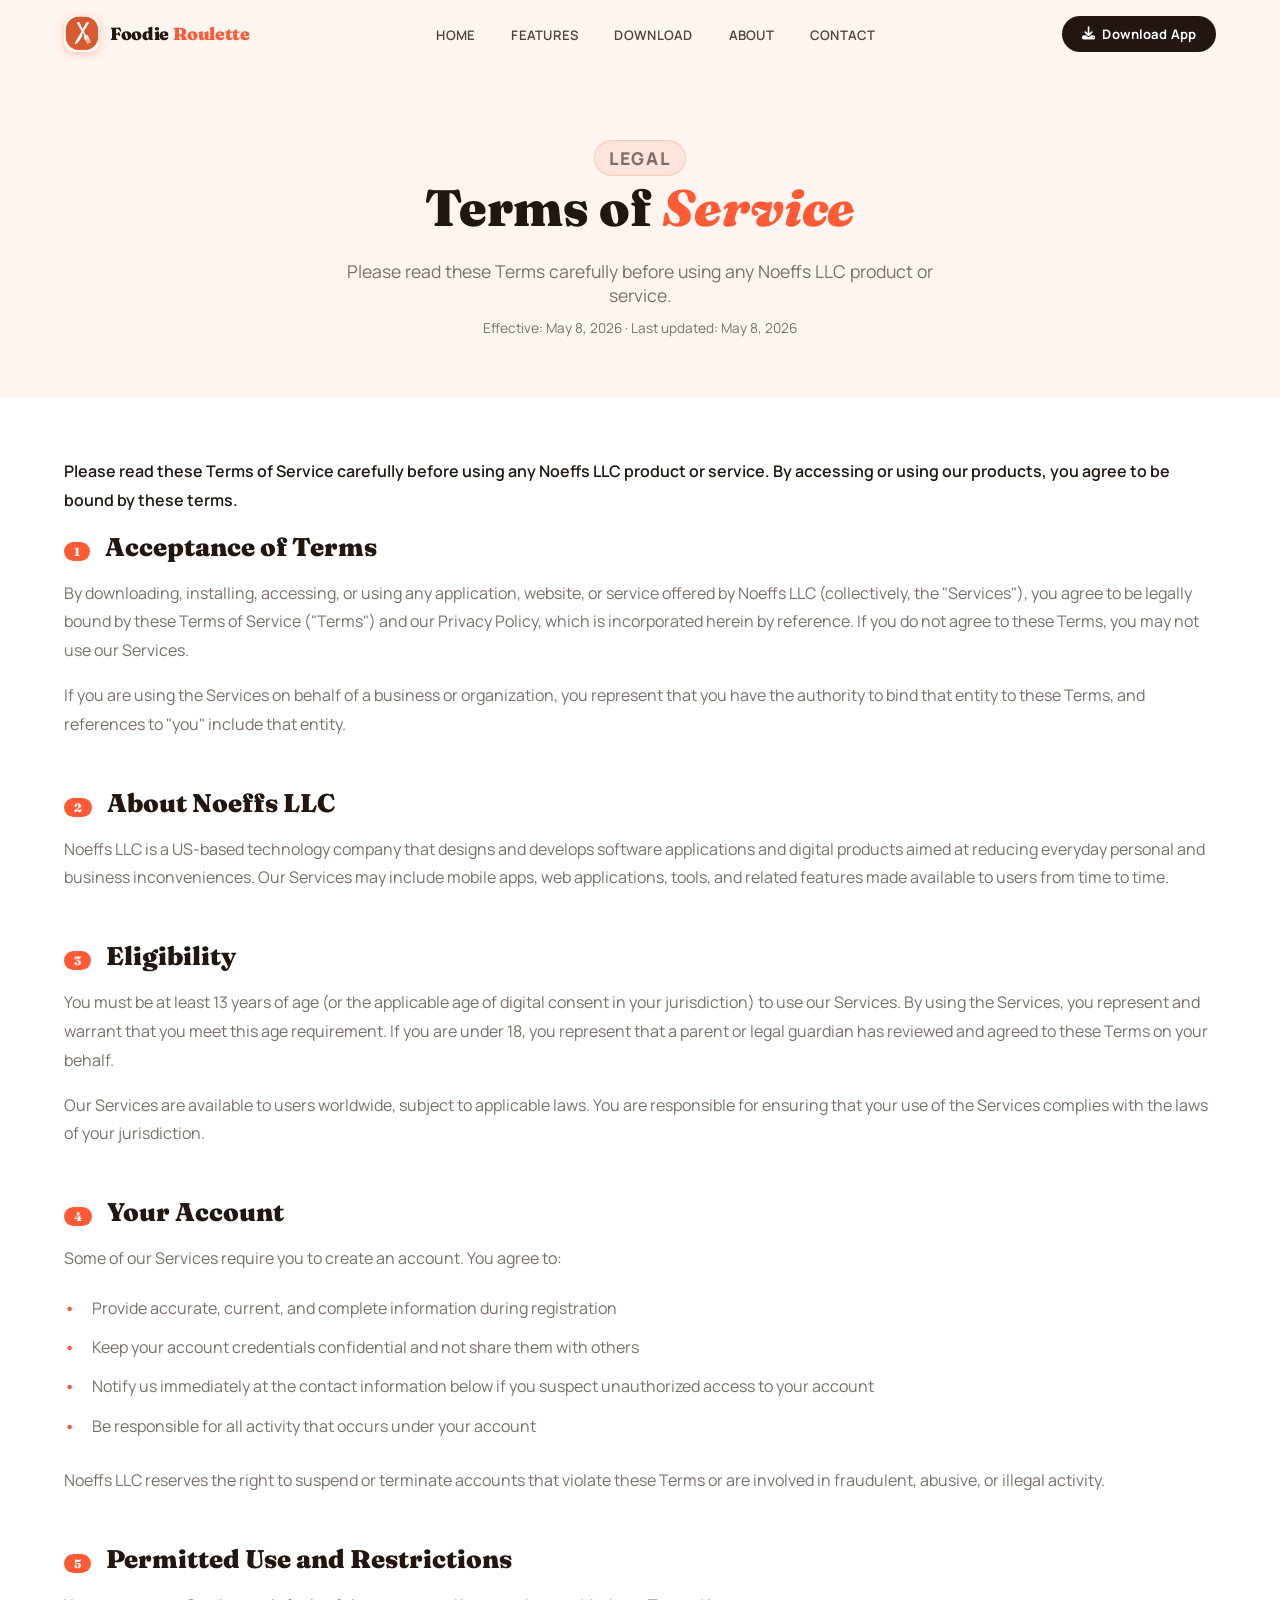
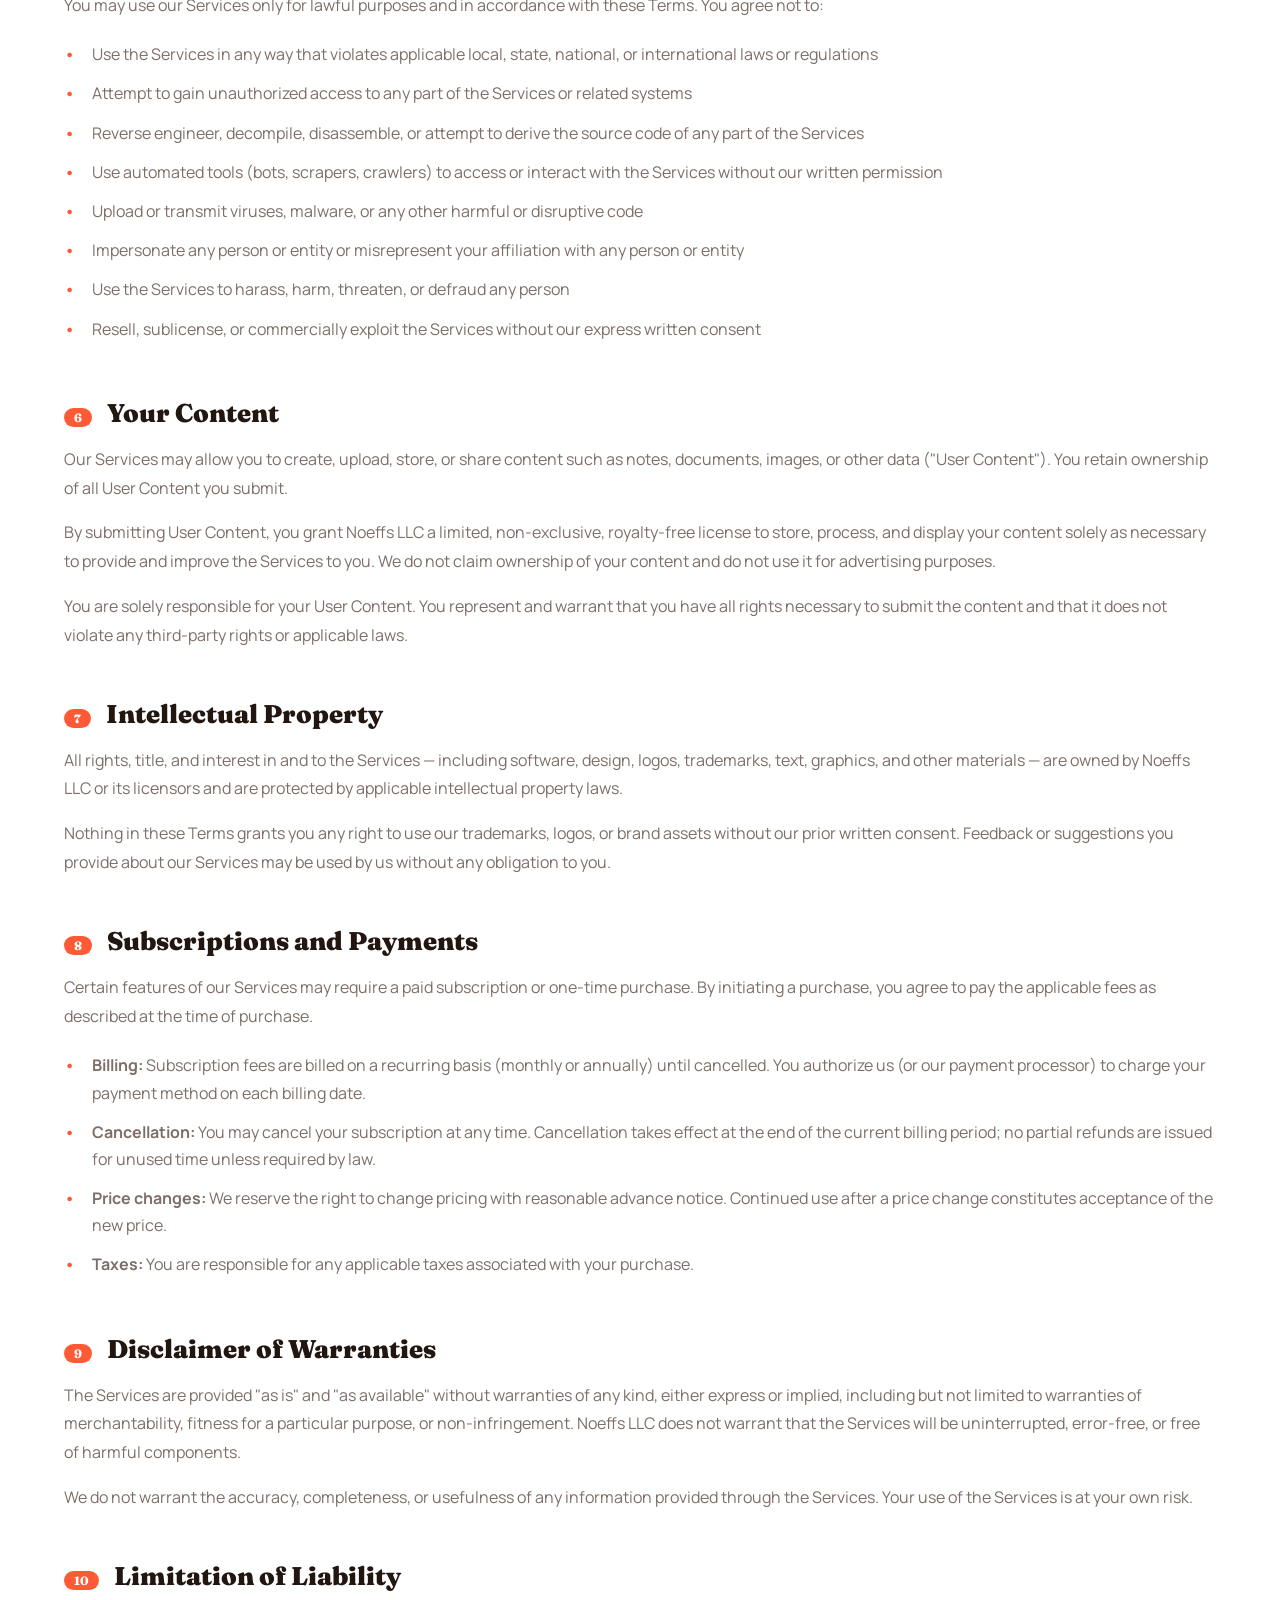
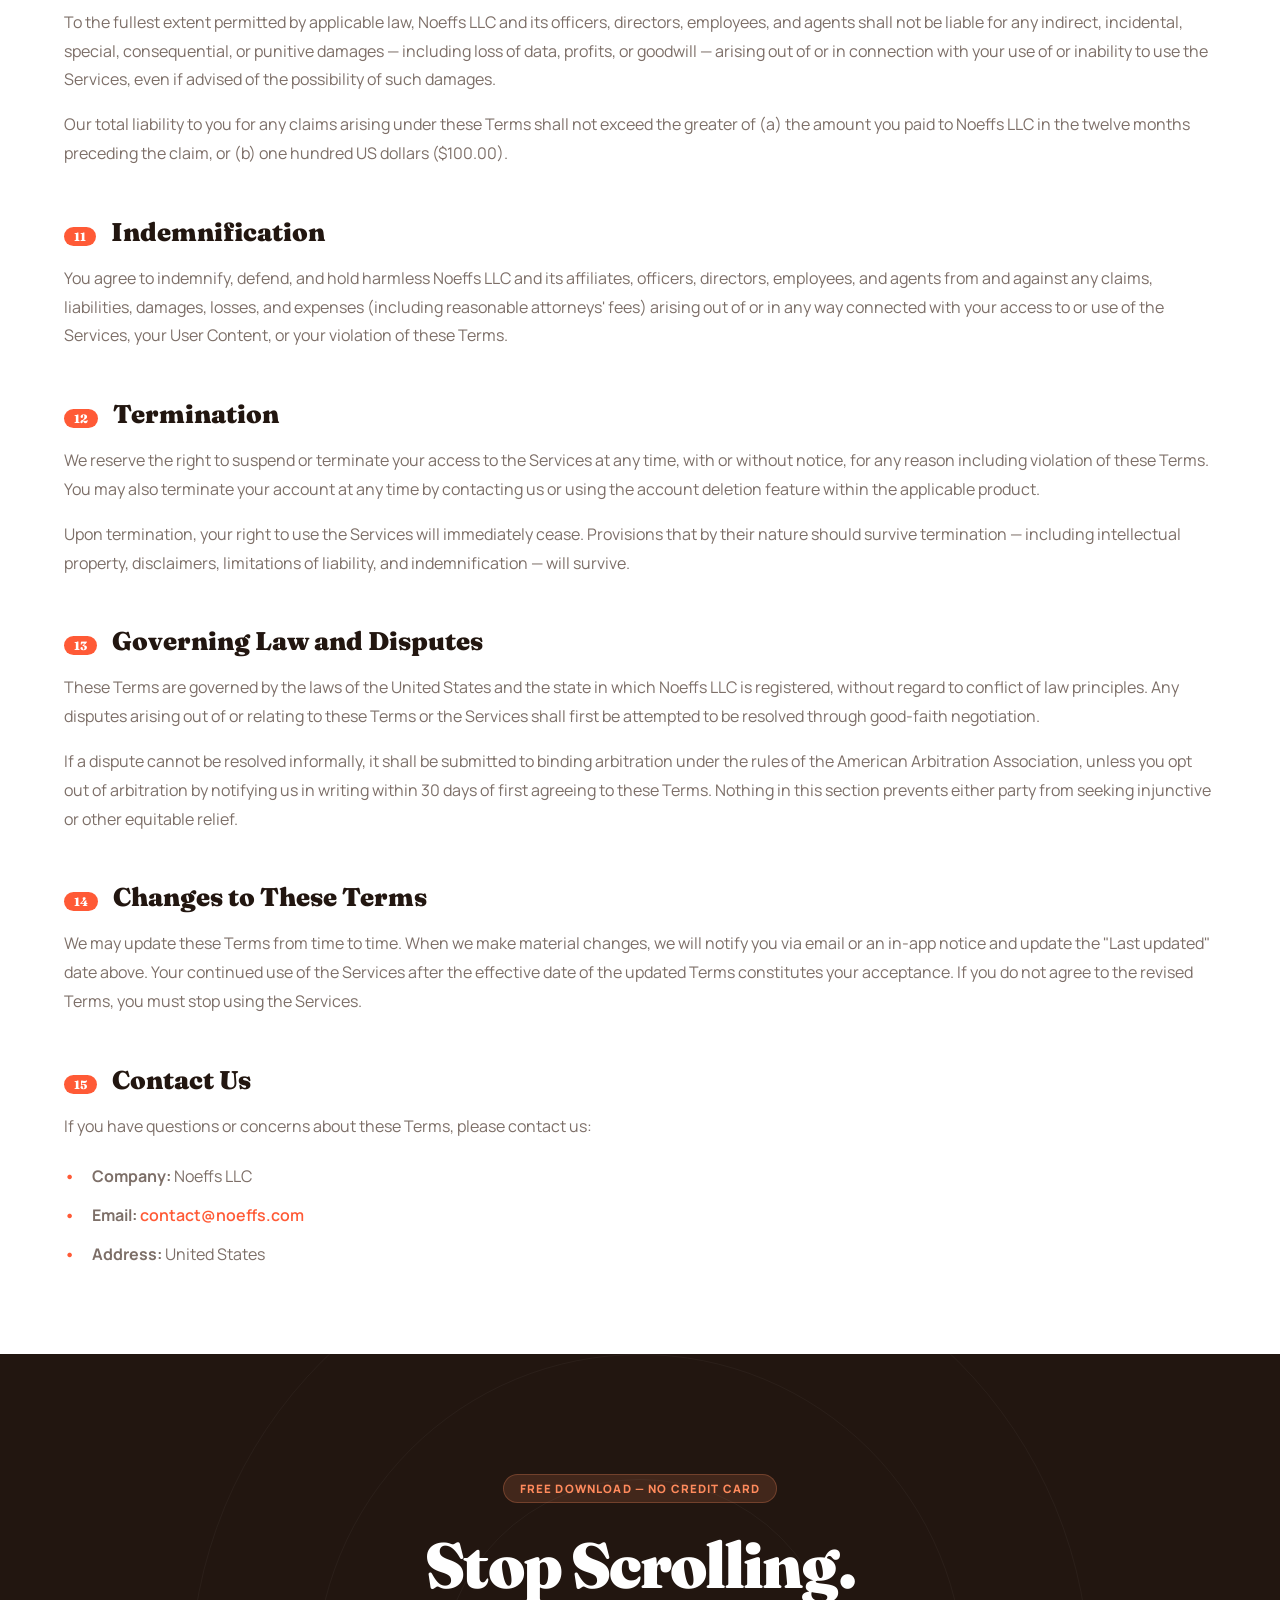
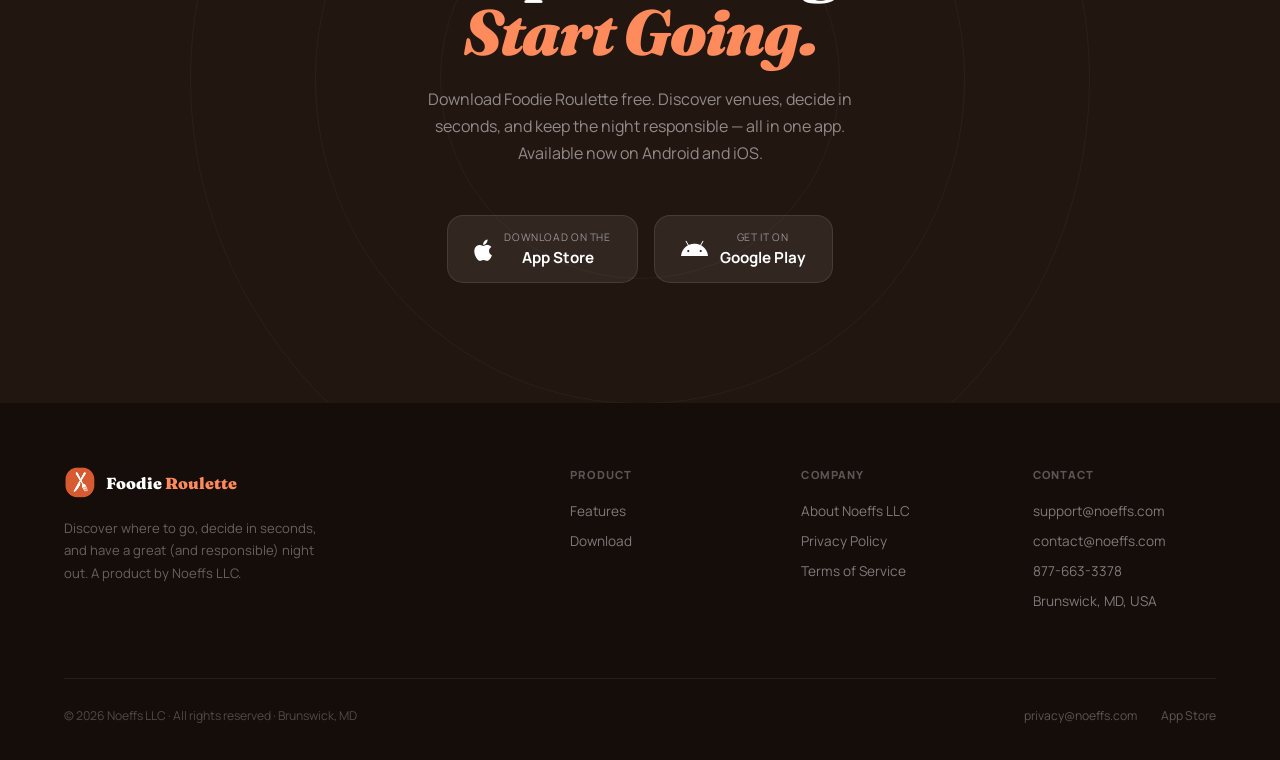
<file: terms.html>
<!DOCTYPE html>
<html lang="en">

<head>
    <meta charset="UTF-8">
    <meta name="viewport" content="width=device-width, initial-scale=1.0">
    <title>Terms of Service — Noeffs LLC</title>
    <link rel="preconnect" href="https://fonts.googleapis.com">
    <link rel="preconnect" href="https://fonts.gstatic.com" crossorigin>
    <link
        href="https://fonts.googleapis.com/css2?family=Manrope:wght@300;400;500;600;700;800&family=Fraunces:ital,opsz,wght@0,9..144,300;0,9..144,700;0,9..144,900;1,9..144,300&display=swap"
        rel="stylesheet">
    <link rel="stylesheet" href="https://cdnjs.cloudflare.com/ajax/libs/font-awesome/6.4.0/css/all.min.css">
    <link rel="stylesheet" href="css/style.css">
    <style>
        .legal-hero {
            padding: 120px 5% 60px;
            background: var(--off);
            text-align: center;
        }

        .legal-hero h1 {
            font-family: 'Fraunces', serif;
            font-size: clamp(2.5rem, 4vw, 3.8rem);
            font-weight: 900;
            color: var(--n);
        }

        .legal-hero h1 em {
            color: var(--g);
            font-style: italic;
        }

        .legal-hero p {
            font-size: 1.1rem;
            color: var(--muted);
            max-width: 600px;
            margin: 20px auto 0;
        }

        .legal-hero .meta {
            font-size: 0.85rem;
            color: var(--muted);
            margin-top: 12px;
        }

        .legal-content {
            padding: 60px 5%;
            background: #fff;
            max-width: 100%;
            margin: 0 auto;
        }

        .legal-content h2 {
            font-family: 'Fraunces', serif;
            font-size: 1.6rem;
            font-weight: 900;
            color: var(--n);
            margin-top: 48px;
            margin-bottom: 16px;
        }

        .legal-content h2:first-of-type {
            margin-top: 0;
        }

        .legal-content h3 {
            font-size: 1.1rem;
            font-weight: 800;
            color: var(--n);
            margin-top: 28px;
            margin-bottom: 10px;
        }

        .legal-content p {
            color: var(--muted);
            line-height: 1.8;
            margin-bottom: 16px;
        }

        .legal-content ul {
            list-style: none;
            margin: 12px 0 20px 0;
        }

        .legal-content ul li {
            padding: 6px 0 6px 28px;
            color: var(--muted);
            line-height: 1.7;
            position: relative;
        }

        .legal-content ul li::before {
            content: '•';
            color: var(--g);
            font-weight: 700;
            position: absolute;
            left: 0;
        }

        .legal-content .highlight-box {
            background: var(--off);
            border-left: 4px solid var(--g);
            padding: 24px 28px;
            border-radius: 8px;
            margin: 24px 0;
        }

        .legal-content .highlight-box p {
            margin-bottom: 0;
        }

        .legal-content .section-number {
            display: inline-block;
            background: var(--g);
            color: #fff;
            font-weight: 800;
            font-size: 0.75rem;
            padding: 2px 10px;
            border-radius: 99px;
            margin-right: 10px;
        }

        .legal-back {
            display: inline-flex;
            align-items: center;
            gap: 8px;
            color: var(--g3);
            text-decoration: none;
            font-weight: 700;
            margin-bottom: 24px;
            transition: gap 0.2s;
        }

        .legal-back:hover {
            gap: 14px;
        }

        @media (max-width: 768px) {
            .legal-content {
                padding: 40px 6%;
            }
        }

        /* ── CTA ── */
        #cta {
            background: var(--n);
            padding: 120px 5%;
            text-align: center;
            position: relative;
            overflow: hidden;
        }

        .cta-ring {
            position: absolute;
            border-radius: 50%;
            border: 1px solid rgba(255, 255, 255, .04);
            pointer-events: none;
            top: 50%;
            left: 50%;
            transform: translate(-50%, -50%);
        }

        .cta-ring1 {
            width: 400px;
            height: 400px
        }

        .cta-ring2 {
            width: 650px;
            height: 650px
        }

        .cta-ring3 {
            width: 900px;
            height: 900px
        }

        .cta-tag {
            display: inline-block;
            background: rgba(255, 138, 92, .15);
            color: var(--g2);
            padding: 6px 16px;
            border-radius: 99px;
            font-size: .72rem;
            font-weight: 800;
            text-transform: uppercase;
            letter-spacing: .1em;
            margin-bottom: 28px;
            border: 1px solid rgba(255, 138, 92, .25);
        }

        .cta-h {
            font-family: 'Fraunces', serif;
            font-size: clamp(2.4rem, 5vw, 4rem);
            font-weight: 900;
            color: #fff;
            letter-spacing: -.03em;
            line-height: 1.05;
            margin-bottom: 20px;
        }

        .cta-h em {
            font-style: italic;
            color: var(--g2)
        }

        .cta-p {
            font-size: 1rem;
            color: rgba(255, 255, 255, .5);
            max-width: 460px;
            margin: 0 auto 48px;
            line-height: 1.7
        }

        .store-row {
            display: flex;
            gap: 16px;
            justify-content: center;
            flex-wrap: wrap
        }

        .store-btn {
            display: inline-flex;
            align-items: center;
            gap: 12px;
            background: rgba(255, 255, 255, .07);
            color: #fff;
            padding: 14px 26px;
            border-radius: 16px;
            text-decoration: none;
            border: 1px solid rgba(255, 255, 255, .1);
            transition: all .22s;
        }

        .store-btn:hover {
            background: rgba(255, 255, 255, .13);
            border-color: rgba(255, 255, 255, .2);
            transform: translateY(-3px)
        }

        .store-ico {
            font-size: 1.5rem
        }

        .store-label small {
            display: block;
            font-size: .65rem;
            opacity: .5;
            text-transform: uppercase;
            letter-spacing: .06em;
            margin-bottom: 2px
        }

        .store-label strong {
            font-size: .95rem;
            font-weight: 700
        }
    </style>
</head>

<body>

    <!-- NAV -->
    <nav class="nav" id="nav">
        <a href="index.html" class="nav-logo">
            <img src="./images/logo.png" alt="Foodie Roulette">
            <span class="nav-logo-text">Foodie <span>Roulette</span></span>
        </a>
        <ul class="nav-links">
            <li><a href="index.html">Home</a></li>
            <li><a href="features.html">Features</a></li>
            <li><a href="download.html">Download</a></li>
            <li><a href="about.html">About</a></li>
            <li><a href="contact.html">Contact</a></li>
        </ul>
        <div class="nav-right">
            <a href="download.html" class="nav-dl">
                <i class="fas fa-download"></i> Download App
            </a>
            <button class="burger" id="burger" aria-label="Menu">
                <span></span><span></span><span></span>
            </button>
        </div>
    </nav>

    <div class="mobile-menu" id="mobileMenu">
        <a href="index.html" onclick="closeMenu()">Home</a>
        <a href="features.html" onclick="closeMenu()">Features</a>
        <a href="download.html" onclick="closeMenu()">Download</a>
        <a href="about.html" onclick="closeMenu()">About</a>
        <a href="contact.html" onclick="closeMenu()">Contact</a>
    </div>

    <!-- Hero -->
    <section class="legal-hero">
        <div class="reveal">
            <p class="s-tag">Legal</p>
            <h1>Terms of <em>Service</em></h1>
            <p>Please read these Terms carefully before using any Noeffs LLC product or service.</p>
            <p class="meta">Effective: May 8, 2026 · Last updated: May 8, 2026</p>
        </div>
    </section>

    <!-- Content -->
    <section class="legal-content">
        <div class="reveal">
            <p style="font-weight:600;color:var(--n);">Please read these Terms of Service carefully before using any
                Noeffs LLC product or service. By accessing or using our products, you agree to be bound by these terms.
            </p>

            <h2><span class="section-number">1</span> Acceptance of Terms</h2>
            <p>By downloading, installing, accessing, or using any application, website, or service offered by Noeffs
                LLC (collectively, the "Services"), you agree to be legally bound by these Terms of Service ("Terms")
                and our Privacy Policy, which is incorporated herein by reference. If you do not agree to these Terms,
                you may not use our Services.</p>
            <p>If you are using the Services on behalf of a business or organization, you represent that you have the
                authority to bind that entity to these Terms, and references to "you" include that entity.</p>

            <h2><span class="section-number">2</span> About Noeffs LLC</h2>
            <p>Noeffs LLC is a US-based technology company that designs and develops software applications and digital
                products aimed at reducing everyday personal and business inconveniences. Our Services may include
                mobile apps, web applications, tools, and related features made available to users from time to time.
            </p>

            <h2><span class="section-number">3</span> Eligibility</h2>
            <p>You must be at least 13 years of age (or the applicable age of digital consent in your jurisdiction) to
                use our Services. By using the Services, you represent and warrant that you meet this age requirement.
                If you are under 18, you represent that a parent or legal guardian has reviewed and agreed to these
                Terms on your behalf.</p>
            <p>Our Services are available to users worldwide, subject to applicable laws. You are responsible for
                ensuring that your use of the Services complies with the laws of your jurisdiction.</p>

            <h2><span class="section-number">4</span> Your Account</h2>
            <p>Some of our Services require you to create an account. You agree to:</p>
            <ul>
                <li>Provide accurate, current, and complete information during registration</li>
                <li>Keep your account credentials confidential and not share them with others</li>
                <li>Notify us immediately at the contact information below if you suspect unauthorized access to your
                    account</li>
                <li>Be responsible for all activity that occurs under your account</li>
            </ul>
            <p>Noeffs LLC reserves the right to suspend or terminate accounts that violate these Terms or are involved
                in fraudulent, abusive, or illegal activity.</p>

            <h2><span class="section-number">5</span> Permitted Use and Restrictions</h2>
            <p>You may use our Services only for lawful purposes and in accordance with these Terms. You agree not to:
            </p>
            <ul>
                <li>Use the Services in any way that violates applicable local, state, national, or international laws
                    or regulations</li>
                <li>Attempt to gain unauthorized access to any part of the Services or related systems</li>
                <li>Reverse engineer, decompile, disassemble, or attempt to derive the source code of any part of the
                    Services</li>
                <li>Use automated tools (bots, scrapers, crawlers) to access or interact with the Services without our
                    written permission</li>
                <li>Upload or transmit viruses, malware, or any other harmful or disruptive code</li>
                <li>Impersonate any person or entity or misrepresent your affiliation with any person or entity</li>
                <li>Use the Services to harass, harm, threaten, or defraud any person</li>
                <li>Resell, sublicense, or commercially exploit the Services without our express written consent</li>
            </ul>

            <h2><span class="section-number">6</span> Your Content</h2>
            <p>Our Services may allow you to create, upload, store, or share content such as notes, documents, images,
                or other data ("User Content"). You retain ownership of all User Content you submit.</p>
            <p>By submitting User Content, you grant Noeffs LLC a limited, non-exclusive, royalty-free license to store,
                process, and display your content solely as necessary to provide and improve the Services to you. We do
                not claim ownership of your content and do not use it for advertising purposes.</p>
            <p>You are solely responsible for your User Content. You represent and warrant that you have all rights
                necessary to submit the content and that it does not violate any third-party rights or applicable laws.
            </p>

            <h2><span class="section-number">7</span> Intellectual Property</h2>
            <p>All rights, title, and interest in and to the Services — including software, design, logos, trademarks,
                text, graphics, and other materials — are owned by Noeffs LLC or its licensors and are protected by
                applicable intellectual property laws.</p>
            <p>Nothing in these Terms grants you any right to use our trademarks, logos, or brand assets without our
                prior written consent. Feedback or suggestions you provide about our Services may be used by us without
                any obligation to you.</p>

            <h2><span class="section-number">8</span> Subscriptions and Payments</h2>
            <p>Certain features of our Services may require a paid subscription or one-time purchase. By initiating a
                purchase, you agree to pay the applicable fees as described at the time of purchase.</p>
            <ul>
                <li><strong>Billing:</strong> Subscription fees are billed on a recurring basis (monthly or annually)
                    until cancelled. You authorize us (or our payment processor) to charge your payment method on each
                    billing date.</li>
                <li><strong>Cancellation:</strong> You may cancel your subscription at any time. Cancellation takes
                    effect at the end of the current billing period; no partial refunds are issued for unused time
                    unless required by law.</li>
                <li><strong>Price changes:</strong> We reserve the right to change pricing with reasonable advance
                    notice. Continued use after a price change constitutes acceptance of the new price.</li>
                <li><strong>Taxes:</strong> You are responsible for any applicable taxes associated with your purchase.
                </li>
            </ul>

            <h2><span class="section-number">9</span> Disclaimer of Warranties</h2>
            <p>The Services are provided "as is" and "as available" without warranties of any kind, either express or
                implied, including but not limited to warranties of merchantability, fitness for a particular purpose,
                or non-infringement. Noeffs LLC does not warrant that the Services will be uninterrupted, error-free, or
                free of harmful components.</p>
            <p>We do not warrant the accuracy, completeness, or usefulness of any information provided through the
                Services. Your use of the Services is at your own risk.</p>

            <h2><span class="section-number">10</span> Limitation of Liability</h2>
            <p>To the fullest extent permitted by applicable law, Noeffs LLC and its officers, directors, employees, and
                agents shall not be liable for any indirect, incidental, special, consequential, or punitive damages —
                including loss of data, profits, or goodwill — arising out of or in connection with your use of or
                inability to use the Services, even if advised of the possibility of such damages.</p>
            <p>Our total liability to you for any claims arising under these Terms shall not exceed the greater of (a)
                the amount you paid to Noeffs LLC in the twelve months preceding the claim, or (b) one hundred US
                dollars ($100.00).</p>

            <h2><span class="section-number">11</span> Indemnification</h2>
            <p>You agree to indemnify, defend, and hold harmless Noeffs LLC and its affiliates, officers, directors,
                employees, and agents from and against any claims, liabilities, damages, losses, and expenses (including
                reasonable attorneys' fees) arising out of or in any way connected with your access to or use of the
                Services, your User Content, or your violation of these Terms.</p>

            <h2><span class="section-number">12</span> Termination</h2>
            <p>We reserve the right to suspend or terminate your access to the Services at any time, with or without
                notice, for any reason including violation of these Terms. You may also terminate your account at any
                time by contacting us or using the account deletion feature within the applicable product.</p>
            <p>Upon termination, your right to use the Services will immediately cease. Provisions that by their nature
                should survive termination — including intellectual property, disclaimers, limitations of liability, and
                indemnification — will survive.</p>

            <h2><span class="section-number">13</span> Governing Law and Disputes</h2>
            <p>These Terms are governed by the laws of the United States and the state in which Noeffs LLC is
                registered, without regard to conflict of law principles. Any disputes arising out of or relating to
                these Terms or the Services shall first be attempted to be resolved through good-faith negotiation.</p>
            <p>If a dispute cannot be resolved informally, it shall be submitted to binding arbitration under the rules
                of the American Arbitration Association, unless you opt out of arbitration by notifying us in writing
                within 30 days of first agreeing to these Terms. Nothing in this section prevents either party from
                seeking injunctive or other equitable relief.</p>

            <h2><span class="section-number">14</span> Changes to These Terms</h2>
            <p>We may update these Terms from time to time. When we make material changes, we will notify you via email
                or an in-app notice and update the "Last updated" date above. Your continued use of the Services after
                the effective date of the updated Terms constitutes your acceptance. If you do not agree to the revised
                Terms, you must stop using the Services.</p>

            <h2><span class="section-number">15</span> Contact Us</h2>
            <p>If you have questions or concerns about these Terms, please contact us:</p>
            <ul>
                <li><strong>Company:</strong> Noeffs LLC</li>
                <li><strong>Email:</strong> <a href="mailto:contact@noeffs.com"
                        style="color:var(--g);text-decoration:none;font-weight:600;">contact@noeffs.com</a></li>
                <li><strong>Address:</strong> United States</li>
            </ul>
        </div>
    </section>
    <!-- CTA -->
    <section id="cta">
        <div class="cta-ring cta-ring1"></div>
        <div class="cta-ring cta-ring2"></div>
        <div class="cta-ring cta-ring3"></div>
        <p class="cta-tag reveal">Free Download — No Credit Card</p>
        <h2 class="cta-h reveal">Stop Scrolling.<br /><em>Start Going.</em></h2>
        <p class="cta-p reveal">Download Foodie Roulette free. Discover venues, decide in seconds, and keep the night
            responsible — all in one app. Available now on Android and iOS.</p>
        <div class="store-row reveal">
            <a href="download.html" class="store-btn">
                <span class="store-ico"><i class="fab fa-apple"></i></span>
                <div class="store-label"><small>Download on the</small><strong>App Store</strong></div>
            </a>
            <a href="#" class="store-btn">
                <span class="store-ico"><i class="fab fa-android"></i></span>
                <div class="store-label"><small>Get it on</small><strong>Google Play</strong></div>
            </a>
        </div>
    </section>

    <!-- Footer -->
    <footer>
        <div class="ft-top">
            <div class="ft-brand">
                <div class="ft-logo">
                    <img src="./images/logo.png" alt="Foodie Roulette">
                    <span>Foodie <em>Roulette</em></span>
                </div>
                <p class="ft-tagline">Discover where to go, decide in seconds, and have a great (and responsible) night
                    out. A product by Noeffs LLC.</p>
            </div>
            <div class="ft-col">
                <h5>Product</h5>
                <a href="features.html">Features</a>
                <a href="download.html">Download</a>
            </div>
            <div class="ft-col">
                <h5>Company</h5>
                <a href="about.html">About Noeffs LLC</a>
                <a href="privacy.html">Privacy Policy</a>
                <a href="terms.html">Terms of Service</a>
            </div>
            <div class="ft-col">
                <h5>Contact</h5>
                <a href="mailto:support@noeffs.com">support@noeffs.com</a>
                <a href="mailto:contact@noeffs.com">contact@noeffs.com</a>
                <a href="tel:8776633378">877-663-3378</a>
                <a href="#">Brunswick, MD, USA</a>
            </div>
        </div>
        <div class="ft-bottom">
            <p class="ft-copy">© 2026 Noeffs LLC · All rights reserved · Brunswick, MD</p>
            <div class="ft-contact">
                <a href="mailto:privacy@noeffs.com">privacy@noeffs.com</a>
                <a href="download.html">App Store</a>
            </div>
        </div>
    </footer>

    <script src="js/main.js"></script>
</body>

</html>
</file>
<file: css/style.css>
/* ── RESET & BASE ── */
*, *::before, *::after { box-sizing: border-box; margin: 0; padding: 0; }
html { scroll-behavior: smooth; font-size: 16px; }
body {
  font-family: 'Manrope', sans-serif;
  background: #fdf5ef;
  color: #1b140f;
  overflow-x: hidden;
  -webkit-font-smoothing: antialiased;
}

:root {
  --g: #ff5a36;
  --g2: #ff8a5c;
  --g3: #c0391b;
  --n: #221610;
  --n2: #2f1f17;
  --off: #fdf5ef;
  --white: #ffffff;
  --muted: #7d6f68;
  --border: #ece1d8;
  --card: #ffffff;
}

/* ── SCROLLBAR ── */
::-webkit-scrollbar { width: 6px; }
::-webkit-scrollbar-track { background: #f3ece5; }
::-webkit-scrollbar-thumb { background: var(--g); border-radius: 99px; }

/* ── NAV ── */
.nav {
  position: fixed; top: 0; left: 0; right: 0; z-index: 200;
  display: flex; align-items: center; justify-content: space-between;
  padding: 0 5%; height: 68px;
  background: rgba(253, 245, 239, 0.88);
  backdrop-filter: blur(18px); -webkit-backdrop-filter: blur(18px);
  border-bottom: 1px solid transparent;
  transition: border-color .3s, box-shadow .3s;
}
.nav.stuck { border-color: var(--border); box-shadow: 0 2px 20px rgba(0,0,0,.06); }

.nav-logo {
  display: flex; align-items: center; gap: 10px; text-decoration: none;
  opacity: 0; transform: translateY(-8px) scale(.98);
  transition: transform .6s cubic-bezier(.2,.8,.2,1), opacity .6s;
}
.nav.loaded .nav-logo { opacity: 1; transform: none; }
.nav-logo img {
  width: 36px; height: 36px; border-radius: 10px;
  box-shadow: 0 2px 8px rgba(255,90,54,.3);
}
.nav-logo-text {
  font-family: 'Fraunces', serif;
  font-size: 1.1rem; font-weight: 900;
  color: var(--n); letter-spacing: -.02em;
}
.nav-logo-text span { color: var(--g); }

.nav-links {
  display: flex; gap: 36px; list-style: none;
}
.nav-links a {
  text-decoration: none; color: var(--n);
  font-size: .82rem; font-weight: 600;
  letter-spacing: .02em; text-transform: uppercase;
  opacity: 0; transform: translateY(-6px);
  transition: opacity .45s ease, transform .45s ease;
}
.nav.loaded .nav-links a { opacity: .8; transform: none; }
.nav-links a:hover { opacity: 1; }

.nav-right { display: flex; align-items: center; gap: 14px; }
.nav-dl {
  display: flex; align-items: center; gap: 7px;
  background: var(--n); color: #fff;
  padding: 9px 20px; border-radius: 99px;
  text-decoration: none; font-size: .82rem; font-weight: 700;
  letter-spacing: .01em; transition: all .22s;
}
.nav-dl:hover { background: var(--g); transform: translateY(-1px); }
.nav-dl svg { width: 14px; height: 14px; fill: #fff; }

/* ── BURGER ── */
.burger {
  display: none; flex-direction: column; gap: 5px; cursor: pointer;
  padding: 6px; background: none; border: none;
}
.burger span {
  display: block; width: 22px; height: 2px;
  background: var(--n); border-radius: 2px; transition: .3s;
}
.burger.open span:nth-child(1) { transform: translateY(7px) rotate(45deg); }
.burger.open span:nth-child(2) { opacity: 0; }
.burger.open span:nth-child(3) { transform: translateY(-7px) rotate(-45deg); }

.mobile-menu {
  display: none; position: fixed; inset: 68px 0 0; background: var(--white);
  z-index: 199; flex-direction: column; padding: 32px 6%; gap: 28px;
}
.mobile-menu.open { display: flex; }
.mobile-menu a {
  text-decoration: none; color: var(--n); font-size: 1.3rem; font-weight: 700;
  border-bottom: 1px solid var(--border); padding-bottom: 20px;
}

/* ── BUTTONS ── */
.btn {
  display: inline-flex; align-items: center; gap: 9px;
  padding: 14px 28px; border-radius: 99px;
  font-size: .9rem; font-weight: 700; text-decoration: none;
  letter-spacing: .01em; transition: all .22s; cursor: pointer; border: none;
}
.btn:active { transform: translateY(1px) scale(.99); }
.btn-dark {
  background: var(--n); color: #fff; box-shadow: 0 6px 20px rgba(34,22,16,.25);
}
.btn-dark:hover {
  background: var(--n2); transform: translateY(-2px);
  box-shadow: 0 12px 28px rgba(34,22,16,.3);
}
.btn-outline {
  background: transparent; color: var(--n); border: 2px solid var(--n);
}
.btn-outline:hover { background: var(--n); color: #fff; transform: translateY(-2px); }
.btn-green {
  background: var(--g); color: #fff; box-shadow: 0 6px 20px rgba(255,90,54,.3);
}
.btn-green:hover {
  background: var(--g3); transform: translateY(-2px);
  box-shadow: 0 12px 28px rgba(255,90,54,.4);
}

/* ── SECTION BASE ── */
section { padding: 100px 5%; }
.s-tag {
  display: inline-block;
  background: rgba(255,90,54,.1); color: var(--g3);
  padding: 5px 14px; border-radius: 99px;
  font-size: .7rem; font-weight: 800; text-transform: uppercase; letter-spacing: .1em;
  margin-bottom: 18px; border: 1px solid rgba(255,90,54,.2);
}
.s-title {
  font-family: 'Fraunces', serif;
  font-size: clamp(1.9rem, 3.2vw, 3rem);
  font-weight: 900; color: var(--n);
  line-height: 1.1; letter-spacing: -.025em; margin-bottom: 18px;
}
.s-sub {
  font-size: 1rem; color: var(--muted); line-height: 1.75; max-width: 540px;
}
.center { text-align: center; }
.center .s-sub { margin: 0 auto; }

/* ── REVEAL ── */
.reveal {
  opacity: 0; transform: translateY(36px);
  transition: opacity .65s ease, transform .65s ease;
}
.reveal.in { opacity: 1; transform: none; }

/* ── HERO ── */
.hero {
  min-height: 100vh;
  display: grid; grid-template-columns: 1fr 1fr;
  align-items: center; gap: 48px;
  padding: 110px 5% 80px;
  position: relative; overflow: hidden;
}
.hero-bg {
  position: absolute; inset: 0; pointer-events: none;
  background:
    radial-gradient(ellipse 60% 80% at 70% 50%, rgba(255,90,54,.07) 0%, transparent 65%),
    radial-gradient(ellipse 40% 40% at 10% 80%, rgba(34,22,16,.05) 0%, transparent 60%);
}
.hero-noise {
  position: absolute; inset: 0; pointer-events: none; opacity: .025;
  background-image: url("data:image/svg+xml,%3Csvg viewBox='0 0 256 256' xmlns='http://www.w3.org/2000/svg'%3E%3Cfilter id='n'%3E%3CfeTurbulence type='fractalNoise' baseFrequency='.9' numOctaves='4' stitchTiles='stitch'/%3E%3C/filter%3E%3Crect width='100%25' height='100%25' filter='url(%23n)'/%3E%3C/svg%3E");
  background-size: 200px 200px;
}
.hero-left { position: relative; z-index: 2; }
.hero-eyebrow {
  display: inline-flex; align-items: center; gap: 8px;
  margin-bottom: 28px;
  font-size: .73rem; font-weight: 700; letter-spacing: .1em; text-transform: uppercase;
  color: var(--g3);
  opacity: 0; animation: up .7s .1s ease forwards;
}
.hero-eyebrow::before {
  content: ''; display: block; width: 28px; height: 2px;
  background: var(--g); border-radius: 2px;
}
.hero-h1 {
  font-family: 'Fraunces', serif;
  font-size: clamp(2.8rem, 4.5vw, 4.4rem);
  font-weight: 900; line-height: 1.05;
  color: var(--n); letter-spacing: -.03em;
  margin-bottom: 24px;
  opacity: 0; animation: up .7s .2s ease forwards;
}
.hero-h1 em { font-style: italic; color: var(--g); }
.hero-h1 .line2 { display: block; color: var(--g); }
.hero-p {
  font-size: 1.02rem; color: var(--muted); line-height: 1.75;
  max-width: 440px; margin-bottom: 38px; font-weight: 400;
  opacity: 0; animation: up .7s .3s ease forwards;
}
.hero-actions {
  display: flex; gap: 14px; flex-wrap: wrap;
  opacity: 0; animation: up .7s .4s ease forwards;
}
.hero-trust {
  display: flex; align-items: center; gap: 14px; margin-top: 30px;
  opacity: 0; animation: up .7s .5s ease forwards;
}
.hero-trust-dots { display: flex; gap: -4px; }
.hero-trust-dots span {
  width: 28px; height: 28px; border-radius: 50%; border: 2px solid #fff;
  background: var(--g); display: inline-flex; align-items: center; justify-content: center;
  font-size: .65rem; font-weight: 800; color: #fff; margin-left: -8px;
}
.hero-trust-dots span:first-child { margin-left: 0; }
.hero-trust p { font-size: .78rem; color: var(--muted); font-weight: 500; }
.hero-trust strong { color: var(--n); font-weight: 700; }

/* ── PHONE MOCKUP ── */
.hero-right {
  position: relative; z-index: 2;
  display: flex; justify-content: center; align-items: center;
  opacity: 0; animation: up .9s .3s ease forwards;
}
.phone-scene { position: relative; width: 300px; }
.phone-glow {
  position: absolute; inset: -40px;
  background: radial-gradient(ellipse at center, rgba(255,90,54,.2) 0%, transparent 70%);
  border-radius: 50%;
  animation: pulse 4s ease-in-out infinite;
}
@keyframes pulse { 0%,100%{transform:scale(1);opacity:.6} 50%{transform:scale(1.1);opacity:1} }
.phone-frame {
  position: relative; width: 260px; margin: 0 auto;
  animation: drift 7s ease-in-out infinite;
}
@keyframes drift { 0%,100%{transform:translateY(0) rotate(-1.5deg)} 50%{transform:translateY(-18px) rotate(1.5deg)} }
.phone-frame img {
  width: 100%; border-radius: 36px;
  box-shadow: 0 40px 80px rgba(34,22,16,.22), 0 16px 40px rgba(0,0,0,.1),
    inset 0 0 0 1px rgba(255,255,255,.15);
  display: block;
}
.bubble {
  position: absolute; background: #fff; border-radius: 16px;
  box-shadow: 0 8px 28px rgba(0,0,0,.1);
  padding: 10px 16px; white-space: nowrap;
  display: flex; align-items: center; gap: 10px;
  opacity: 0; transform: translateY(8px) scale(.98);
  transition: opacity .6s cubic-bezier(.2,.8,.2,1), transform .6s;
}
.bubble.pop-anim {
  animation: popIn .6s cubic-bezier(.2,.8,.2,1) forwards;
}
@keyframes popIn {
  0% { opacity:0; transform:scale(.9) translateY(12px); }
  60% { transform:scale(1.03) translateY(-6px); }
  100% { opacity:1; transform:none; }
}
.bubble .icon {
  width: 32px; height: 32px; border-radius: 9px; background: var(--g);
  display: flex; align-items: center; justify-content: center; font-size: 1rem;
}
.bubble .b-label { font-size: .68rem; color: var(--muted); font-weight: 500; }
.bubble .b-val { font-size: .9rem; font-weight: 800; color: var(--n); }
.b1 { top: 8%; left: -38%; animation: bdrift 5s ease-in-out infinite; }
.b2 { bottom: 18%; right: -32%; animation: bdrift 6s 1s ease-in-out infinite reverse; }
@keyframes bdrift { 0%,100%{transform:translateY(0)} 50%{transform:translateY(-8px)} }

/* ── MARQUEE ── */
.marquee-wrap {
  overflow: hidden; padding: 20px 0;
  background: var(--n);
  border-top: 1px solid rgba(255,255,255,.06);
  border-bottom: 1px solid rgba(255,255,255,.06);
}
.marquee-track {
  display: flex; gap: 60px; width: max-content;
  animation: marquee 22s linear infinite;
}
.marquee-item {
  display: flex; align-items: center; gap: 12px;
  color: rgba(255,255,255,.5); font-size: .82rem; font-weight: 600;
  letter-spacing: .06em; text-transform: uppercase; white-space: nowrap;
}
.marquee-dot {
  width: 5px; height: 5px; border-radius: 50%;
  background: var(--g); opacity: .7; flex-shrink: 0;
}
@keyframes marquee { 0%{transform:translateX(0)} 100%{transform:translateX(-50%)} }

/* ── FEATURES GRID ── */
.feat-grid {
  display: grid; grid-template-columns: 1fr 1fr;
  gap: 0; border: 1px solid var(--border);
  border-radius: 24px; overflow: hidden;
  margin-top: 64px; box-shadow: 0 4px 40px rgba(0,0,0,.05);
}
.feat-item {
  padding: 44px 40px;
  border-right: 1px solid var(--border);
  border-bottom: 1px solid var(--border);
  position: relative; overflow: hidden;
  transition: background .3s;
}
.feat-item:nth-child(even) { border-right: none; }
.feat-item:nth-child(5), .feat-item:nth-child(6) { border-bottom: none; }
.feat-item:hover { background: rgba(255,90,54,.03); }
.feat-num {
  position: absolute; top: 20px; right: 24px;
  font-family: 'Fraunces', serif;
  font-size: 3.5rem; font-weight: 900;
  color: var(--border); line-height: 1;
  pointer-events: none;
}
.feat-icon-wrap {
  width: 48px; height: 48px; border-radius: 14px;
  background: linear-gradient(135deg, var(--g), var(--g2));
  display: flex; align-items: center; justify-content: center;
  font-size: 1.3rem; margin-bottom: 22px;
  box-shadow: 0 4px 16px rgba(255,90,54,.3);
  transition: transform .35s ease;
}
.feat-item:hover .feat-icon-wrap { transform: translateY(-6px) rotate(-6deg) scale(1.03); }
.feat-name { font-size: 1rem; font-weight: 800; color: var(--n); margin-bottom: 10px; }
.feat-desc { font-size: .87rem; color: var(--muted); line-height: 1.65; }

/* ── NUMBERS ── */
.nums-section {
  background: var(--n); padding: 80px 5%;
}
.nums-grid {
  display: grid; grid-template-columns: repeat(4, 1fr);
  gap: 2px; background: rgba(255,255,255,.06); border-radius: 20px; overflow: hidden;
}
.num-block {
  padding: 48px 32px; background: var(--n);
  display: flex; flex-direction: column; gap: 8px;
  border-right: 1px solid rgba(255,255,255,.06);
}
.num-block:last-child { border-right: none; }
.num-val {
  font-family: 'Fraunces', serif;
  font-size: clamp(2.2rem, 3.5vw, 3.4rem); font-weight: 900;
  color: var(--g2); letter-spacing: -.02em;
}
.num-label { font-size: .82rem; color: rgba(255,255,255,.45); font-weight: 500; line-height: 1.5; }

/* ── HOW IT WORKS ── */
#how { background: var(--off); }
.steps-row {
  display: grid; grid-template-columns: repeat(4, 1fr); gap: 32px;
  margin-top: 64px; position: relative;
}
.steps-row::before {
  content: ''; position: absolute; top: 32px; left: 10%; right: 10%; height: 1px;
  background: linear-gradient(90deg, transparent, var(--border) 20%, var(--border) 80%, transparent);
}
.step { text-align: center; position: relative; }
.step-num {
  width: 64px; height: 64px; border-radius: 50%;
  border: 2px solid var(--border); background: var(--white);
  display: flex; align-items: center; justify-content: center;
  margin: 0 auto 24px;
  font-family: 'Fraunces', serif; font-size: 1.4rem; font-weight: 900; color: var(--n);
  position: relative; z-index: 2; transition: all .3s;
}
.step:hover .step-num { background: var(--g); border-color: var(--g); color: #fff; transform: scale(1.1); }
.step-title { font-size: .95rem; font-weight: 800; color: var(--n); margin-bottom: 10px; }
.step-desc { font-size: .83rem; color: var(--muted); line-height: 1.6; }

/* ── COMPARISON TABLE ── */
#compare { background: #fff; }
.tbl-wrap { overflow-x: auto; border-radius: 20px; box-shadow: 0 4px 40px rgba(0,0,0,.07); margin-top: 56px; }
table { width: 100%; border-collapse: collapse; }
thead tr { background: var(--n); }
th {
  padding: 20px 22px; font-size: .78rem; font-weight: 700; text-align: center;
  color: rgba(255,255,255,.6); letter-spacing: .06em; text-transform: uppercase;
}
th:first-child { text-align: left; }
th.hl { background: var(--g); color: #fff; }
tbody tr { border-bottom: 1px solid var(--border); transition: background .2s; }
tbody tr:last-child { border: none; }
tbody tr:hover { background: #fdf9f6; }
td { padding: 16px 22px; font-size: .86rem; text-align: center; color: var(--muted); }
td:first-child { text-align: left; font-weight: 700; color: var(--n); }
td.hl-cell { background: rgba(255,90,54,.05); }
.ck { color: var(--g); font-weight: 800; font-size: .9rem; }
.no { color: #ddd0c5; font-size: .9rem; }
.pt { color: #e8a020; font-size: .75rem; font-weight: 700; }

/* ── ABOUT ── */
#about { background: var(--off); }
.about-2col { display: grid; grid-template-columns: 1fr 1fr; gap: 64px; align-items: start; }
.values-list { margin-top: 32px; display: flex; flex-direction: column; gap: 2px; }
.value-row {
  display: flex; align-items: flex-start; gap: 16px; padding: 20px 0;
  border-bottom: 1px solid var(--border);
}
.value-row:first-child { border-top: 1px solid var(--border); }
.v-icon {
  width: 36px; height: 36px; border-radius: 10px;
  background: rgba(255,90,54,.1); display: flex; align-items: center; justify-content: center;
  font-size: .95rem; flex-shrink: 0; margin-top: 2px;
}
.v-title { font-size: .9rem; font-weight: 800; color: var(--n); margin-bottom: 4px; }
.v-desc { font-size: .82rem; color: var(--muted); line-height: 1.6; }

.about-card-col { display: flex; flex-direction: column; gap: 20px; }
.a-card {
  background: var(--n); border-radius: 20px; padding: 36px 32px; color: #fff;
  position: relative; overflow: hidden;
}
.a-card::after {
  content: ''; position: absolute; bottom: -40px; right: -40px;
  width: 140px; height: 140px; border-radius: 50%;
  background: rgba(255,255,255,.03);
}
.a-card-icon { font-size: 1.8rem; margin-bottom: 16px; }
.a-card-title { font-family: 'Fraunces', serif; font-size: 1.2rem; font-weight: 900; margin-bottom: 10px; }
.a-card-desc { font-size: .85rem; line-height: 1.65; opacity: .7; }
.a-badge {
  display: inline-flex; align-items: center; gap: 6px;
  background: var(--g); color: #fff; padding: 5px 12px; border-radius: 99px;
  font-size: .72rem; font-weight: 700; margin-top: 14px;
}
.a-badge.dim { background: rgba(255,255,255,.1); }
.a-card2 {
  background: linear-gradient(135deg, var(--g3), var(--g));
  border-radius: 20px; padding: 36px 32px; color: #fff;
}
.a-card2-title { font-family: 'Fraunces', serif; font-size: 1.1rem; font-weight: 900; margin-bottom: 10px; }
.a-card2-desc { font-size: .85rem; line-height: 1.65; opacity: .85; }

/* ── LEGAL ── */
#legal { background: #fff; }
.legal-2 { display: grid; grid-template-columns: 1fr 1fr; gap: 24px; margin-top: 56px; }
.leg-card {
  background: var(--off); border-radius: 20px; padding: 40px 36px;
  border: 1px solid var(--border); transition: all .25s;
}
.leg-card:hover { border-color: rgba(255,90,54,.3); box-shadow: 0 8px 32px rgba(0,0,0,.06); }
.leg-top { display: flex; align-items: center; gap: 14px; margin-bottom: 24px; }
.leg-ico {
  width: 44px; height: 44px; border-radius: 12px; background: var(--n);
  display: flex; align-items: center; justify-content: center; font-size: 1.1rem;
}
.leg-head { font-family: 'Fraunces', serif; font-size: 1.2rem; font-weight: 900; color: var(--n); }
.leg-sub { font-size: .83rem; color: var(--muted); line-height: 1.65; margin-bottom: 20px; }
.leg-points {
  list-style: none; display: flex; flex-direction: column; gap: 10px; margin-bottom: 28px;
}
.leg-points li {
  display: flex; gap: 10px; font-size: .83rem; color: var(--muted);
}
.leg-points li::before {
  content: '→'; color: var(--g); font-weight: 700; flex-shrink: 0; margin-right: 8px;
}
.leg-btn {
  display: inline-flex; align-items: center; gap: 6px;
  color: var(--g3); font-size: .82rem; font-weight: 800; text-decoration: none;
  border-bottom: 2px solid var(--g); padding-bottom: 2px; transition: gap .2s;
}
.leg-btn:hover { gap: 12px; }

/* ── CTA ── */
#cta {
  background: var(--n); padding: 120px 5%; text-align: center;
  position: relative; overflow: hidden;
}
.cta-ring {
  position: absolute; border-radius: 50%; border: 1px solid rgba(255,255,255,.04);
  pointer-events: none; top: 50%; left: 50%; transform: translate(-50%, -50%);
}
.cta-ring1 { width: 400px; height: 400px; }
.cta-ring2 { width: 650px; height: 650px; }
.cta-ring3 { width: 900px; height: 900px; }
.cta-tag {
  display: inline-block;
  background: rgba(255,138,92,.15); color: var(--g2);
  padding: 6px 16px; border-radius: 99px;
  font-size: .72rem; font-weight: 800; text-transform: uppercase; letter-spacing: .1em;
  margin-bottom: 28px; border: 1px solid rgba(255,138,92,.25);
}
.cta-h {
  font-family: 'Fraunces', serif;
  font-size: clamp(2.4rem, 5vw, 4rem);
  font-weight: 900; color: #fff;
  letter-spacing: -.03em; line-height: 1.05; margin-bottom: 20px;
}
.cta-h em { font-style: italic; color: var(--g2); }
.cta-p {
  font-size: 1rem; color: rgba(255,255,255,.5);
  max-width: 460px; margin: 0 auto 48px; line-height: 1.7;
}
.store-row { display: flex; gap: 16px; justify-content: center; flex-wrap: wrap; }
.store-btn {
  display: inline-flex; align-items: center; gap: 12px;
  background: rgba(255,255,255,.07); color: #fff;
  padding: 14px 26px; border-radius: 16px; text-decoration: none;
  border: 1px solid rgba(255,255,255,.1);
  transition: all .22s;
}
.store-btn:hover {
  background: rgba(255,255,255,.13); border-color: rgba(255,255,255,.2);
  transform: translateY(-3px);
}
.store-ico { font-size: 1.5rem; }
.store-label small {
  display: block; font-size: .65rem; opacity: .5;
  text-transform: uppercase; letter-spacing: .06em; margin-bottom: 2px;
}
.store-label strong { font-size: .95rem; font-weight: 700; }

/* ── FOOTER ── */
footer {
  background: #150d09; color: #fff;
  padding: 64px 5% 36px;
}
.ft-top {
  display: grid; grid-template-columns: 2.5fr 1fr 1fr 1fr; gap: 48px; margin-bottom: 56px;
}
.ft-logo { display: flex; align-items: center; gap: 10px; margin-bottom: 18px; }
.ft-logo img { width: 32px; height: 32px; border-radius: 9px; }
.ft-logo span { font-family: 'Fraunces', serif; font-size: 1rem; font-weight: 900; color: #fff; }
.ft-logo span em { color: var(--g2); font-style: normal; }
.ft-tagline { font-size: .82rem; color: rgba(255,255,255,.35); line-height: 1.7; max-width: 260px; }
.ft-col h5 {
  font-size: .7rem; font-weight: 800; text-transform: uppercase;
  letter-spacing: .1em; color: rgba(255,255,255,.3); margin-bottom: 20px;
}
.ft-col a {
  display: block; text-decoration: none; font-size: .85rem;
  color: rgba(255,255,255,.45); margin-bottom: 12px; transition: color .2s;
}
.ft-col a:hover { color: var(--g2); }
.ft-bottom {
  display: flex; justify-content: space-between; align-items: center; flex-wrap: wrap; gap: 14px;
  border-top: 1px solid rgba(255,255,255,.07); padding-top: 28px;
}
.ft-copy { font-size: .76rem; color: rgba(255,255,255,.25); }
.ft-contact { display: flex; gap: 24px; }
.ft-contact a {
  text-decoration: none; font-size: .76rem; color: rgba(255,255,255,.3); transition: color .2s;
}
.ft-contact a:hover { color: var(--g2); }

/* ── KEYFRAMES ── */
@keyframes up {
  from { opacity: 0; transform: translateY(28px); }
  to { opacity: 1; transform: none; }
}

/* ── RESPONSIVE ── */
@media (max-width: 960px) {
  .hero { grid-template-columns: 1fr; text-align: center; padding: 100px 6% 70px; }
  .hero-p { margin: 0 auto 38px; }
  .hero-actions { justify-content: center; }
  .hero-trust { justify-content: center; }
  .hero-right { order: 2; margin-top: 16px; }
  .b1, .b2 { display: none; }
  .phone-scene { width: 220px; }
  .phone-frame { width: 200px; }
  .feat-grid { grid-template-columns: 1fr; }
  .feat-item:nth-child(even) { border-right: 1px solid var(--border); }
  .feat-item:nth-child(5) { border-bottom: 1px solid var(--border); }
  .feat-item:nth-child(6) { border-bottom: none; }
  .nums-grid { grid-template-columns: repeat(2, 1fr); }
  .steps-row { grid-template-columns: repeat(2, 1fr); }
  .steps-row::before { display: none; }
  .about-2col { grid-template-columns: 1fr; }
  .legal-2 { grid-template-columns: 1fr; }
  .ft-top { grid-template-columns: 1fr 1fr; }
  .nav-links { display: none; }
  .burger { display: flex; }
  .nav-dl { display: none; }
}
@media (max-width: 600px) {
  .nums-grid { grid-template-columns: repeat(2, 1fr); }
  .num-block { padding: 32px 20px; }
  .steps-row { grid-template-columns: 1fr; }
  .ft-top { grid-template-columns: 1fr; }
  .ft-bottom { flex-direction: column; text-align: center; }
}
</file>
